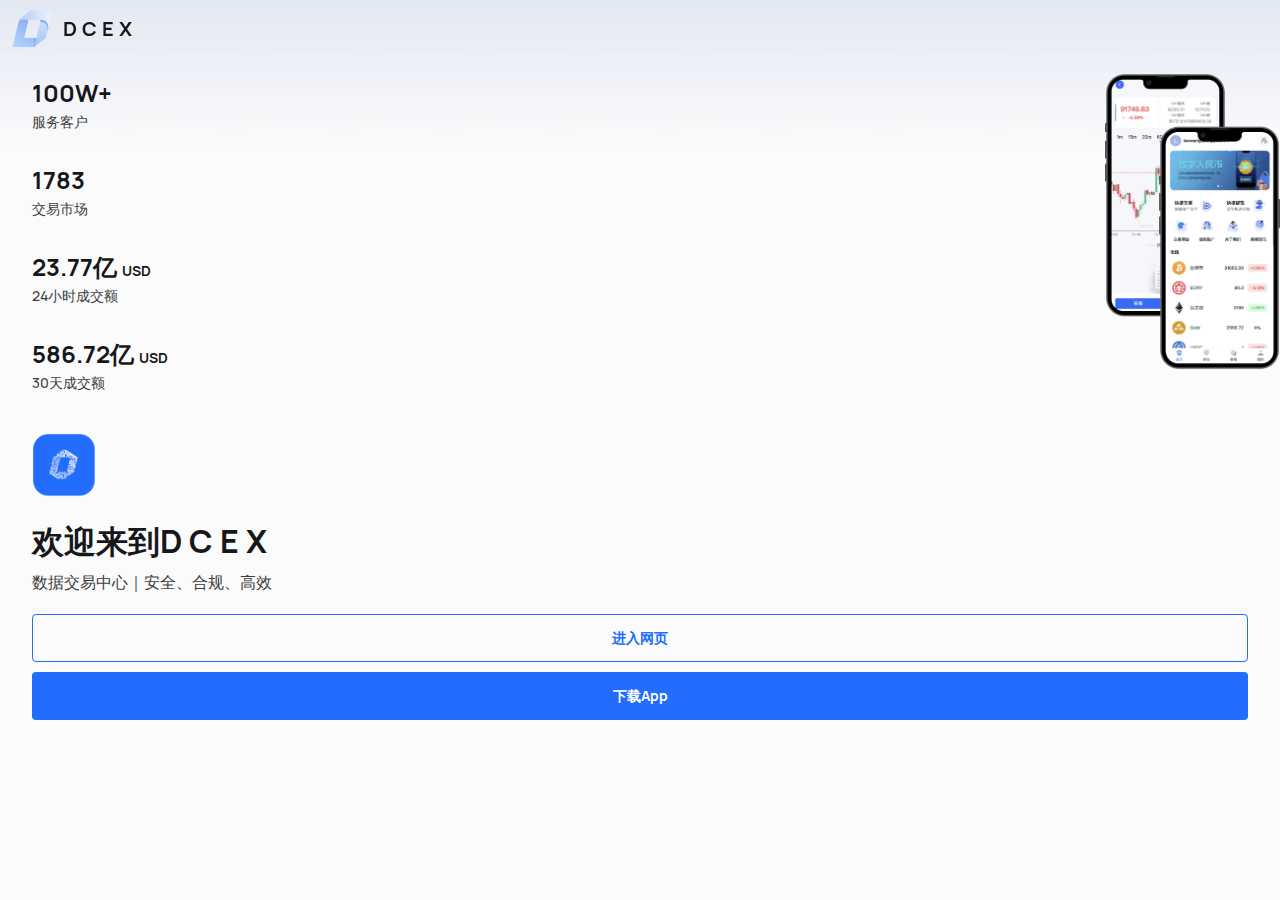
<file: index.html>
<html dir="ltr" lang="zh-hans">
<head>
	<meta data-n-head="ssr" charset="utf-8">
	<meta data-n-head="ssr" name="format-detection" content="telephone=no">
	<meta data-n-head="ssr" data-hid="keywords" name="keywords" content="BTC,LTC,ETH,BCH,XRP,USDT,CET,Ripple,比特币,以太坊,莱特币,达世币,稳定币,交易所,数字货币,充值,提现,做市商">
	<meta data-n-head="ssr" data-hid="ogdescription" name="og:description"
		content="D C E X - The Global Cryptocurrency Exchange. Supports BTC, LTC, ETH, XRP, Doge, Shib etc and more trading pairs. High-speed matching engine. Full-dimension Protection. 100% Reserves. Fast Deposit &amp;amp; Withdrawal. Asset and trading security guaranteed.">
	<meta data-n-head="ssr" data-hid="description" name="description" content="欢迎来到CoinEx，下载CoinEx App，让加密资产交易更简单。">
	<meta data-n-head="ssr" name="viewport" data-hid="g_viewport" content="width=device-width, initial-scale=1.0,maximum-scale=1,minimum-scale=1,user-scalable=no">
	<title> D C E X 数据交易中心 ｜下载App | D C E X</title>
	<style
		data-vue-ssr-id="6850a345:0 a032a3d4:0 cb868c14:0 3365d56e:0 9f1ec50a:0 50c8482e:0 7002835b:0 059fa088:0 4f287eba:0 284b4aaa:0 781608a0:0 957e3104:0 672c9d81:0 37329018:0 8e20e4de:0 8902ac98:0 e3a575d2:0 207b4b3f:0 1bd8791a:0 7817f7b3:0 3fef741e:0 797f9ba2:0 302f0e50:0 380e50e0:0 35b7862b:0 a18cbb9e:0">
		/*! tailwindcss v3.3.7 | MIT License | https://tailwindcss.com*/*,:after,:before{border:0 solid;box-sizing:border-box}:after,:before{--tw-content:""}html{line-height:1.5;-webkit-text-size-adjust:100%;font-family:ui-sans-serif,system-ui,-apple-system,BlinkMacSystemFont,"Segoe UI",Roboto,"Helvetica Neue",Arial,"Noto Sans",sans-serif,"Apple Color Emoji","Segoe UI Emoji","Segoe UI Symbol","Noto Color Emoji";font-feature-settings:normal;font-variation-settings:normal;tab-size:4}body{line-height:inherit;margin:0}hr{border-top-width:1px;color:inherit;height:0}abbr:where([title]){-webkit-text-decoration:underline dotted;text-decoration:underline dotted}h1,h2,h3,h4,h5,h6{font-size:inherit;font-weight:inherit}a{color:inherit;text-decoration:inherit}b,strong{font-weight:bolder}code,kbd,pre,samp{font-family:ui-monospace,SFMono-Regular,Menlo,Monaco,Consolas,"Liberation Mono","Courier New",monospace;font-feature-settings:normal;font-size:1em;font-variation-settings:normal}small{font-size:80%}sub,sup{font-size:75%;line-height:0;position:relative;vertical-align:baseline}sub{bottom:-.25em}sup{top:-.5em}table{border-collapse:collapse;border-color:inherit;text-indent:0}button,input,optgroup,select,textarea{color:inherit;font-family:inherit;font-feature-settings:inherit;font-size:100%;font-variation-settings:inherit;font-weight:inherit;line-height:inherit;margin:0;padding:0}button,select{text-transform:none}[type=button],[type=reset],[type=submit],button{-webkit-appearance:button;background-color:transparent;background-image:none}:-moz-focusring{outline:auto}:-moz-ui-invalid{box-shadow:none}progress{vertical-align:baseline}::-webkit-inner-spin-button,::-webkit-outer-spin-button{height:auto}[type=search]{-webkit-appearance:textfield;outline-offset:-2px}::-webkit-search-decoration{-webkit-appearance:none}::-webkit-file-upload-button{-webkit-appearance:button;font:inherit}summary{display:list-item}blockquote,dd,dl,figure,h1,h2,h3,h4,h5,h6,hr,p,pre{margin:0}fieldset{margin:0}fieldset,legend{padding:0}menu,ol,ul{list-style:none;margin:0;padding:0}dialog{padding:0}textarea{resize:vertical}input::placeholder,textarea::placeholder{color:#9ca3af;opacity:1}[role=button],button{cursor:pointer}:disabled{cursor:default}audio,canvas,embed,iframe,img,object,svg,video{display:block;vertical-align:middle}img,video{height:auto;max-width:100%}[hidden]{display:none}*,:after,:before{--tw-border-spacing-x:0;--tw-border-spacing-y:0;--tw-translate-x:0;--tw-translate-y:0;--tw-rotate:0;--tw-skew-x:0;--tw-skew-y:0;--tw-scale-x:1;--tw-scale-y:1;--tw-pan-x: ;--tw-pan-y: ;--tw-pinch-zoom: ;--tw-scroll-snap-strictness:proximity;--tw-gradient-from-position: ;--tw-gradient-via-position: ;--tw-gradient-to-position: ;--tw-ordinal: ;--tw-slashed-zero: ;--tw-numeric-figure: ;--tw-numeric-spacing: ;--tw-numeric-fraction: ;--tw-ring-inset: ;--tw-ring-offset-width:0px;--tw-ring-offset-color:#fff;--tw-ring-color:rgba(59,130,246,.5);--tw-ring-offset-shadow:0 0 #0000;--tw-ring-shadow:0 0 #0000;--tw-shadow:0 0 #0000;--tw-shadow-colored:0 0 #0000;--tw-blur: ;--tw-brightness: ;--tw-contrast: ;--tw-grayscale: ;--tw-hue-rotate: ;--tw-invert: ;--tw-saturate: ;--tw-sepia: ;--tw-drop-shadow: ;--tw-backdrop-blur: ;--tw-backdrop-brightness: ;--tw-backdrop-contrast: ;--tw-backdrop-grayscale: ;--tw-backdrop-hue-rotate: ;--tw-backdrop-invert: ;--tw-backdrop-opacity: ;--tw-backdrop-saturate: ;--tw-backdrop-sepia: }::backdrop{--tw-border-spacing-x:0;--tw-border-spacing-y:0;--tw-translate-x:0;--tw-translate-y:0;--tw-rotate:0;--tw-skew-x:0;--tw-skew-y:0;--tw-scale-x:1;--tw-scale-y:1;--tw-pan-x: ;--tw-pan-y: ;--tw-pinch-zoom: ;--tw-scroll-snap-strictness:proximity;--tw-gradient-from-position: ;--tw-gradient-via-position: ;--tw-gradient-to-position: ;--tw-ordinal: ;--tw-slashed-zero: ;--tw-numeric-figure: ;--tw-numeric-spacing: ;--tw-numeric-fraction: ;--tw-ring-inset: ;--tw-ring-offset-width:0px;--tw-ring-offset-color:#fff;--tw-ring-color:rgba(59,130,246,.5);--tw-ring-offset-shadow:0 0 #0000;--tw-ring-shadow:0 0 #0000;--tw-shadow:0 0 #0000;--tw-shadow-colored:0 0 #0000;--tw-blur: ;--tw-brightness: ;--tw-contrast: ;--tw-grayscale: ;--tw-hue-rotate: ;--tw-invert: ;--tw-saturate: ;--tw-sepia: ;--tw-drop-shadow: ;--tw-backdrop-blur: ;--tw-backdrop-brightness: ;--tw-backdrop-contrast: ;--tw-backdrop-grayscale: ;--tw-backdrop-hue-rotate: ;--tw-backdrop-invert: ;--tw-backdrop-opacity: ;--tw-backdrop-saturate: ;--tw-backdrop-sepia: }.\!container{width:100%!important}.container{width:100%}@media (min-width:1800px){.\!container{max-width:1800px!important}.container{max-width:1800px}}.pointer-events-none{pointer-events:none!important}.\!visible,.visible{visibility:visible!important}.invisible{visibility:hidden!important}.collapse{visibility:collapse!important}.static{position:static!important}.\!fixed,.fixed{position:fixed!important}.absolute{position:absolute!important}.relative{position:relative!important}.sticky{position:sticky!important}.-end-8{inset-inline-end:-8px!important}.-top-10{top:-10px!important}.-top-6{top:-6px!important}.bottom-0{bottom:0!important}.bottom-80{bottom:80px!important}.end-0{inset-inline-end:0!important}.left-0{left:0!important}.right-0{right:0!important}.start-0{inset-inline-start:0!important}.top-0{top:0!important}.top-40{top:40px!important}.top-50{top:50px!important}.z-10{z-index:10!important}.z-20{z-index:20!important}.z-9999{z-index:9999!important}.float-right{float:right!important}.m-10{margin:10px!important}.m-12{margin:12px!important}.m-16{margin:16px!important}.m-20{margin:20px!important}.m-30{margin:30px!important}.m-40{margin:40px!important}.m-auto{margin:auto!important}.-mx-20{margin-left:-20px!important;margin-right:-20px!important}.-mx-32{margin-left:-32px!important;margin-right:-32px!important}.mx-0{margin-left:0!important;margin-right:0!important}.mx-10{margin-left:10px!important;margin-right:10px!important}.mx-12{margin-left:12px!important;margin-right:12px!important}.mx-14{margin-left:14px!important;margin-right:14px!important}.mx-15{margin-left:15px!important;margin-right:15px!important}.mx-2{margin-left:2px!important;margin-right:2px!important}.mx-20{margin-left:20px!important;margin-right:20px!important}.mx-24{margin-left:24px!important;margin-right:24px!important}.mx-25{margin-left:25px!important;margin-right:25px!important}.mx-3{margin-left:3px!important;margin-right:3px!important}.mx-30{margin-left:30px!important;margin-right:30px!important}.mx-4{margin-left:4px!important;margin-right:4px!important}.mx-40{margin-left:40px!important;margin-right:40px!important}.mx-5{margin-left:5px!important;margin-right:5px!important}.mx-6{margin-left:6px!important;margin-right:6px!important}.mx-60{margin-left:60px!important;margin-right:60px!important}.mx-8{margin-left:8px!important;margin-right:8px!important}.mx-auto{margin-left:auto!important;margin-right:auto!important}.my-0{margin-bottom:0!important;margin-top:0!important}.my-10{margin-bottom:10px!important;margin-top:10px!important}.my-12{margin-bottom:12px!important;margin-top:12px!important}.my-14{margin-bottom:14px!important;margin-top:14px!important}.my-18{margin-bottom:18px!important;margin-top:18px!important}.my-20{margin-bottom:20px!important;margin-top:20px!important}.my-24{margin-bottom:24px!important;margin-top:24px!important}.my-30{margin-bottom:30px!important;margin-top:30px!important}.my-4{margin-bottom:4px!important;margin-top:4px!important}.my-40{margin-bottom:40px!important;margin-top:40px!important}.my-45{margin-bottom:45px!important;margin-top:45px!important}.my-5{margin-bottom:5px!important;margin-top:5px!important}.my-50{margin-bottom:50px!important;margin-top:50px!important}.my-6{margin-bottom:6px!important;margin-top:6px!important}.my-60{margin-bottom:60px!important;margin-top:60px!important}.my-8{margin-bottom:8px!important;margin-top:8px!important}.my-80{margin-bottom:80px!important;margin-top:80px!important}.my-90{margin-bottom:90px!important;margin-top:90px!important}.-mb-20{margin-bottom:-20px!important}.-mb-6{margin-bottom:-6px!important}.-me-2{margin-inline-end:-2px!important}.-me-3{margin-inline-end:-3px!important}.-me-40{margin-inline-end:-40px!important}.-me-8{margin-inline-end:-8px!important}.-ms-10{margin-inline-start:-10px!important}.-ms-14{margin-inline-start:-14px!important}.-ms-16{margin-inline-start:-16px!important}.-ms-2{margin-inline-start:-2px!important}.-ms-28{margin-inline-start:-28px!important}.-mt-10{margin-top:-10px!important}.-mt-12{margin-top:-12px!important}.-mt-2{margin-top:-2px!important}.-mt-20{margin-top:-20px!important}.-mt-24{margin-top:-24px!important}.-mt-4{margin-top:-4px!important}.mb-0{margin-bottom:0!important}.mb-10{margin-bottom:10px!important}.mb-12{margin-bottom:12px!important}.mb-14{margin-bottom:14px!important}.mb-15{margin-bottom:15px!important}.mb-16{margin-bottom:16px!important}.mb-18{margin-bottom:18px!important}.mb-2{margin-bottom:2px!important}.mb-20{margin-bottom:20px!important}.mb-22{margin-bottom:22px!important}.mb-24{margin-bottom:24px!important}.mb-25{margin-bottom:25px!important}.mb-28{margin-bottom:28px!important}.mb-3{margin-bottom:3px!important}.mb-30{margin-bottom:30px!important}.mb-32{margin-bottom:32px!important}.mb-35{margin-bottom:35px!important}.mb-36{margin-bottom:36px!important}.mb-4{margin-bottom:4px!important}.mb-40{margin-bottom:40px!important}.mb-45{margin-bottom:45px!important}.mb-48{margin-bottom:48px!important}.mb-5{margin-bottom:5px!important}.mb-50{margin-bottom:50px!important}.mb-6{margin-bottom:6px!important}.mb-60{margin-bottom:60px!important}.mb-65{margin-bottom:65px!important}.mb-7{margin-bottom:7px!important}.mb-75{margin-bottom:75px!important}.mb-8{margin-bottom:8px!important}.mb-80{margin-bottom:80px!important}.mb-90{margin-bottom:90px!important}.ml-10{margin-left:10px!important}.ml-3{margin-left:3px!important}.ml-4{margin-left:4px!important}.ml-8{margin-left:8px!important}.mr-15{margin-right:15px!important}.mr-3{margin-right:3px!important}.mr-30{margin-right:30px!important}.mr-4{margin-right:4px!important}.mr-60{margin-right:60px!important}.mr-80{margin-right:80px!important}.mt-0{margin-top:0!important}.mt-1{margin-top:1px!important}.mt-10{margin-top:10px!important}.mt-110{margin-top:110px!important}.mt-12{margin-top:12px!important}.mt-14{margin-top:14px!important}.mt-15{margin-top:15px!important}.mt-16{margin-top:16px!important}.mt-18{margin-top:18px!important}.mt-180{margin-top:180px!important}.mt-2{margin-top:2px!important}.mt-20{margin-top:20px!important}.mt-22{margin-top:22px!important}.mt-24{margin-top:24px!important}.mt-25{margin-top:25px!important}.mt-28{margin-top:28px!important}.mt-3{margin-top:3px!important}.mt-30{margin-top:30px!important}.mt-32{margin-top:32px!important}.mt-35{margin-top:35px!important}.mt-36{margin-top:36px!important}.mt-4{margin-top:4px!important}.mt-40{margin-top:40px!important}.mt-44{margin-top:44px!important}.mt-45{margin-top:45px!important}.mt-48{margin-top:48px!important}.mt-5{margin-top:5px!important}.mt-50{margin-top:50px!important}.mt-55{margin-top:55px!important}.mt-6{margin-top:6px!important}.mt-60{margin-top:60px!important}.mt-65{margin-top:65px!important}.mt-7{margin-top:7px!important}.mt-70{margin-top:70px!important}.mt-75{margin-top:75px!important}.mt-8{margin-top:8px!important}.mt-80{margin-top:80px!important}.mt-9{margin-top:9px!important}.mt-90{margin-top:90px!important}.box-content{box-sizing:content-box!important}.line-clamp-1{-webkit-line-clamp:1!important}.line-clamp-1,.line-clamp-2{display:-webkit-box!important;overflow:hidden!important;-webkit-box-orient:vertical!important}.line-clamp-2{-webkit-line-clamp:2!important}.block{display:block!important}.inline-block{display:inline-block!important}.inline{display:inline!important}.flex{display:flex!important}.inline-flex{display:inline-flex!important}.\!table,.table{display:table!important}.flow-root{display:flow-root!important}.grid{display:grid!important}.contents{display:contents!important}.hidden{display:none!important}.h-1{height:1px!important}.h-10{height:10px!important}.h-12{height:12px!important}.h-14{height:14px!important}.h-15{height:15px!important}.h-16{height:16px!important}.h-18{height:18px!important}.h-2{height:2px!important}.h-20{height:20px!important}.h-22{height:22px!important}.h-24{height:24px!important}.h-25{height:25px!important}.h-28{height:28px!important}.h-3{height:3px!important}.h-30{height:30px!important}.h-32{height:32px!important}.h-36{height:36px!important}.h-4{height:4px!important}.h-40{height:40px!important}.h-44{height:44px!important}.h-45{height:45px!important}.h-48{height:48px!important}.h-5{height:5px!important}.h-50{height:50px!important}.h-55{height:55px!important}.h-6{height:6px!important}.h-60{height:60px!important}.h-65{height:65px!important}.h-8{height:8px!important}.h-auto{height:auto!important}.h-full{height:100%!important}.h-screen{height:100vh!important}.max-h-180{max-height:180px!important}.min-h-0{min-height:0!important}.min-h-full{min-height:100%!important}.min-h-screen{min-height:100vh!important}.w-0{width:0!important}.w-1{width:1px!important}.w-1\/2{width:50%!important}.w-1\/3{width:33.333333%!important}.w-1\/4{width:25%!important}.w-1\/5{width:20%!important}.w-1\/6{width:16.666667%!important}.w-10{width:10px!important}.w-110{width:110px!important}.w-12{width:12px!important}.w-14{width:14px!important}.w-15{width:15px!important}.w-150{width:150px!important}.w-16{width:16px!important}.w-18{width:18px!important}.w-180{width:180px!important}.w-2\/3{width:66.666667%!important}.w-2\/5{width:40%!important}.w-2\/6{width:33.333333%!important}.w-20{width:20px!important}.w-22{width:22px!important}.w-24{width:24px!important}.w-25{width:25px!important}.w-28{width:28px!important}.w-3{width:3px!important}.w-3\/12{width:25%!important}.w-3\/5{width:60%!important}.w-30{width:30px!important}.w-32{width:32px!important}.w-4{width:4px!important}.w-40{width:40px!important}.w-48{width:48px!important}.w-5{width:5px!important}.w-50{width:50px!important}.w-6{width:6px!important}.w-60{width:60px!important}.w-8{width:8px!important}.w-8\/12{width:66.666667%!important}.w-80{width:80px!important}.w-90{width:90px!important}.w-auto{width:auto!important}.w-full{width:100%!important}.min-w-full{min-width:100%!important}.max-w-full{max-width:100%!important}.max-w-none{max-width:none!important}.max-w-xl{max-width:36rem!important}.flex-1{flex:1 1 0%!important}.flex-auto{flex:1 1 auto!important}.flex-none{flex:none!important}.flex-shrink{flex-shrink:1!important}.flex-shrink-0{flex-shrink:0!important}.shrink{flex-shrink:1!important}.shrink-0{flex-shrink:0!important}.flex-grow{flex-grow:1!important}.flex-grow-0{flex-grow:0!important}.border-collapse{border-collapse:collapse!important}.rotate-0{--tw-rotate:0deg!important;transform:translate(var(--tw-translate-x),var(--tw-translate-y)) rotate(0deg) skewX(var(--tw-skew-x)) skewY(var(--tw-skew-y)) scaleX(var(--tw-scale-x)) scaleY(var(--tw-scale-y))!important;transform:translate(var(--tw-translate-x),var(--tw-translate-y)) rotate(var(--tw-rotate)) skewX(var(--tw-skew-x)) skewY(var(--tw-skew-y)) scaleX(var(--tw-scale-x)) scaleY(var(--tw-scale-y))!important}.rotate-180{--tw-rotate:180deg!important;transform:translate(var(--tw-translate-x),var(--tw-translate-y)) rotate(180deg) skewX(var(--tw-skew-x)) skewY(var(--tw-skew-y)) scaleX(var(--tw-scale-x)) scaleY(var(--tw-scale-y))!important;transform:translate(var(--tw-translate-x),var(--tw-translate-y)) rotate(var(--tw-rotate)) skewX(var(--tw-skew-x)) skewY(var(--tw-skew-y)) scaleX(var(--tw-scale-x)) scaleY(var(--tw-scale-y))!important}.rotate-45{--tw-rotate:45deg!important;transform:translate(var(--tw-translate-x),var(--tw-translate-y)) rotate(45deg) skewX(var(--tw-skew-x)) skewY(var(--tw-skew-y)) scaleX(var(--tw-scale-x)) scaleY(var(--tw-scale-y))!important;transform:translate(var(--tw-translate-x),var(--tw-translate-y)) rotate(var(--tw-rotate)) skewX(var(--tw-skew-x)) skewY(var(--tw-skew-y)) scaleX(var(--tw-scale-x)) scaleY(var(--tw-scale-y))!important}.scale-50{--tw-scale-x:.5!important;--tw-scale-y:.5!important;transform:translate(var(--tw-translate-x),var(--tw-translate-y)) rotate(var(--tw-rotate)) skewX(var(--tw-skew-x)) skewY(var(--tw-skew-y)) scaleX(.5) scaleY(.5)!important;transform:translate(var(--tw-translate-x),var(--tw-translate-y)) rotate(var(--tw-rotate)) skewX(var(--tw-skew-x)) skewY(var(--tw-skew-y)) scaleX(var(--tw-scale-x)) scaleY(var(--tw-scale-y))!important}.scale-75{--tw-scale-x:.75!important;--tw-scale-y:.75!important;transform:translate(var(--tw-translate-x),var(--tw-translate-y)) rotate(var(--tw-rotate)) skewX(var(--tw-skew-x)) skewY(var(--tw-skew-y)) scaleX(.75) scaleY(.75)!important}.scale-75,.transform{transform:translate(var(--tw-translate-x),var(--tw-translate-y)) rotate(var(--tw-rotate)) skewX(var(--tw-skew-x)) skewY(var(--tw-skew-y)) scaleX(var(--tw-scale-x)) scaleY(var(--tw-scale-y))!important}@keyframes spin{to{transform:rotate(1turn)}}.animate-spin{animation:spin 1s linear infinite!important}.cursor-auto{cursor:auto!important}.cursor-default{cursor:default!important}.cursor-move{cursor:move!important}.cursor-not-allowed{cursor:not-allowed!important}.cursor-pointer{cursor:pointer!important}.select-none{-webkit-user-select:none!important;user-select:none!important}.resize{resize:both!important}.flex-row{flex-direction:row!important}.flex-row-reverse{flex-direction:row-reverse!important}.flex-col{flex-direction:column!important}.flex-col-reverse{flex-direction:column-reverse!important}.flex-wrap{flex-wrap:wrap!important}.flex-nowrap{flex-wrap:nowrap!important}.content-center{align-content:center!important}.items-start{align-items:flex-start!important}.items-end{align-items:flex-end!important}.items-center{align-items:center!important}.items-baseline{align-items:baseline!important}.justify-start{justify-content:flex-start!important}.justify-end{justify-content:flex-end!important}.justify-center{justify-content:center!important}.justify-between{justify-content:space-between!important}.justify-around{justify-content:space-around!important}.space-x-12>:not([hidden])~:not([hidden]){--tw-space-x-reverse:0!important;margin-left:12px!important;margin-left:calc(12px*(1 - var(--tw-space-x-reverse)))!important;margin-right:0!important;margin-right:calc(12px*var(--tw-space-x-reverse))!important}.space-x-20>:not([hidden])~:not([hidden]){--tw-space-x-reverse:0!important;margin-left:20px!important;margin-left:calc(20px*(1 - var(--tw-space-x-reverse)))!important;margin-right:0!important;margin-right:calc(20px*var(--tw-space-x-reverse))!important}.space-x-24>:not([hidden])~:not([hidden]){--tw-space-x-reverse:0!important;margin-left:24px!important;margin-left:calc(24px*(1 - var(--tw-space-x-reverse)))!important;margin-right:0!important;margin-right:calc(24px*var(--tw-space-x-reverse))!important}.space-x-32>:not([hidden])~:not([hidden]){--tw-space-x-reverse:0!important;margin-left:32px!important;margin-left:calc(32px*(1 - var(--tw-space-x-reverse)))!important;margin-right:0!important;margin-right:calc(32px*var(--tw-space-x-reverse))!important}.self-start{align-self:flex-start!important}.self-end{align-self:flex-end!important}.self-center{align-self:center!important}.overflow-auto{overflow:auto!important}.overflow-hidden{overflow:hidden!important}.overflow-visible{overflow:visible!important}.overflow-x-auto{overflow-x:auto!important}.overflow-y-auto{overflow-y:auto!important}.overflow-x-hidden{overflow-x:hidden!important}.truncate{overflow:hidden!important;white-space:nowrap!important}.text-ellipsis,.truncate{text-overflow:ellipsis!important}.whitespace-normal{white-space:normal!important}.whitespace-nowrap{white-space:nowrap!important}.whitespace-pre-line{white-space:pre-line!important}.whitespace-pre-wrap{white-space:pre-wrap!important}.break-normal{overflow-wrap:normal!important;word-break:normal!important}.break-words{overflow-wrap:break-word!important}.break-all{word-break:break-all!important}.rounded-10{border-radius:10px!important}.rounded-12{border-radius:12px!important}.rounded-2{border-radius:2px!important}.rounded-20{border-radius:20px!important}.rounded-30{border-radius:30px!important}.rounded-4{border-radius:4px!important}.rounded-6{border-radius:6px!important}.rounded-8{border-radius:8px!important}.rounded-full{border-radius:9999px!important}.rounded-s-20{border-end-start-radius:20px!important;border-start-start-radius:20px!important}.rounded-t-30{border-top-left-radius:30px!important;border-top-right-radius:30px!important}.border-0{border-width:0!important}.border-1{border-width:1px!important}.border-b-0{border-bottom-width:0!important}.border-b-1{border-bottom-width:1px!important}.border-l-1{border-left-width:1px!important}.border-r-1{border-right-width:1px!important}.border-t-0{border-top-width:0!important}.border-t-1{border-top-width:1px!important}.border-solid{border-style:solid!important}.border-dashed{border-style:dashed!important}.border-none{border-style:none!important}.border-0ead98{border-color:var(--border-0ead98)!important}.border-707580{border-color:var(--border-707580)!important}.border-7d7f81{border-color:var(--border-7d7f81)!important}.border-b4b7bd{border-color:var(--border-b4b7bd)!important}.border-db5541{border-color:var(--border-db5541)!important}.border-dee0e3{border-color:var(--border-dee0e3)!important}.border-dee0eb{border-color:var(--border-dee0eb)!important}.border-e0e3ed{border-color:var(--border-e0e3ed)!important}.border-e6e7eb{border-color:var(--border-e6e7eb)!important}.border-e6e7eb-gray0601{border-color:var(--border-e6e7eb-gray0601)!important}.border-e6e7eb-gray0602{border-color:var(--border-e6e7eb-gray0602)!important}.border-e7ecf2{border-color:var(--border-e7ecf2)!important}.border-ebedf0{border-color:var(--border-ebedf0)!important}.border-f0af34{border-color:var(--border-f0af34)!important}.border-f2f2f2{border-color:var(--border-f2f2f2)!important}.border-f2f3f5{border-color:var(--border-f2f3f5)!important}.border-f38b2c{border-color:var(--border-f38b2c)!important}.border-f3f4f5{border-color:var(--border-f3f4f5)!important}.border-f4f6fa{border-color:var(--border-f4f6fa)!important}.border-f7f8fa{border-color:var(--border-f7f8fa)!important}.border-t-e6e7eb{border-top-color:var(--border-e6e7eb)!important}.bg-0ead98{background-color:var(--bg-0ead98)!important}.bg-0ead98-10{background-color:var(--bg-0ead98-10)!important}.bg-0ead98-5{background-color:var(--bg-0ead98-5)!important}.bg-1bbeb2{background-color:var(--bg-1bbeb2)!important}.bg-3a3d42{background-color:var(--bg-3a3d42)!important}.bg-7d7f81{background-color:var(--bg-7d7f81)!important}.bg-b4b7bd{background-color:var(--bg-b4b7bd)!important}.bg-db5541{background-color:var(--bg-db5541)!important}.bg-db5541-10{background-color:var(--bg-db5541-10)!important}.bg-db5541-5{background-color:var(--bg-db5541-5)!important}.bg-dee0e3{background-color:var(--bg-dee0e3)!important}.bg-e0e3ed{background-color:var(--bg-e0e3ed)!important}.bg-e6e7eb{background-color:var(--bg-e6e7eb)!important}.bg-ebf7f5{background-color:var(--bg-ebf7f5)!important}.bg-f2f2f2{background-color:var(--bg-f2f2f2)!important}.bg-f2f3f5{background-color:var(--bg-f2f3f5)!important}.bg-f38b2c{background-color:var(--bg-f38b2c)!important}.bg-f38b2c-5{background-color:var(--bg-f38b2c-5)!important}.bg-f3f4f5{background-color:var(--bg-f3f4f5)!important}.bg-f5f6f7{background-color:var(--bg-f5f6f7)!important}.bg-f7f8fa{background-color:var(--bg-f7f8fa)!important}.bg-f7f8fa-gray0802{background-color:var(--bg-f7f8fa-gray0802)!important}.bg-f8f8fc{background-color:var(--bg-f8f8fc)!important}.bg-fafbfc{background-color:var(--bg-fafbfc)!important}.bg-fbfbfb{background-color:var(--bg-fbfbfb)!important}.bg-fffaef{background-color:var(--bg-fffaef)!important}.bg-ffffff{background-color:var(--bg-ffffff)!important}.bg-ffffff-gray1001{background-color:var(--bg-ffffff-gray1001)!important}.bg-ffffff-gray1003{background-color:var(--bg-ffffff-gray1003)!important}.bg-ffffff-gray1004{background-color:var(--bg-ffffff-gray1004)!important}.bg-transparent{background-color:transparent!important}.bg-none{background-image:none!important}.object-cover{object-fit:cover!important}.p-0{padding:0!important}.p-10{padding:10px!important}.p-12{padding:12px!important}.p-15{padding:15px!important}.p-150{padding:150px!important}.p-16{padding:16px!important}.p-20{padding:20px!important}.p-30{padding:30px!important}.p-32{padding:32px!important}.p-4{padding:4px!important}.p-5{padding:5px!important}.p-6{padding:6px!important}.p-9{padding:9px!important}.px-0{padding-left:0!important;padding-right:0!important}.px-10{padding-left:10px!important;padding-right:10px!important}.px-12{padding-left:12px!important;padding-right:12px!important}.px-14{padding-left:14px!important;padding-right:14px!important}.px-15{padding-left:15px!important;padding-right:15px!important}.px-16{padding-left:16px!important;padding-right:16px!important}.px-18{padding-left:18px!important;padding-right:18px!important}.px-2{padding-left:2px!important;padding-right:2px!important}.px-20{padding-left:20px!important;padding-right:20px!important}.px-24{padding-left:24px!important;padding-right:24px!important}.px-25{padding-left:25px!important;padding-right:25px!important}.px-28{padding-left:28px!important;padding-right:28px!important}.px-3{padding-left:3px!important;padding-right:3px!important}.px-30{padding-left:30px!important;padding-right:30px!important}.px-32{padding-left:32px!important;padding-right:32px!important}.px-35{padding-left:35px!important;padding-right:35px!important}.px-4{padding-left:4px!important;padding-right:4px!important}.px-40{padding-left:40px!important;padding-right:40px!important}.px-45{padding-left:45px!important;padding-right:45px!important}.px-48{padding-left:48px!important;padding-right:48px!important}.px-5{padding-left:5px!important;padding-right:5px!important}.px-50{padding-left:50px!important;padding-right:50px!important}.px-55{padding-left:55px!important;padding-right:55px!important}.px-6{padding-left:6px!important;padding-right:6px!important}.px-60{padding-left:60px!important;padding-right:60px!important}.px-7{padding-left:7px!important;padding-right:7px!important}.px-8{padding-left:8px!important;padding-right:8px!important}.py-0{padding-bottom:0!important;padding-top:0!important}.py-1{padding-bottom:1px!important;padding-top:1px!important}.py-10{padding-bottom:10px!important;padding-top:10px!important}.py-12{padding-bottom:12px!important;padding-top:12px!important}.py-14{padding-bottom:14px!important;padding-top:14px!important}.py-15{padding-bottom:15px!important;padding-top:15px!important}.py-150{padding-bottom:150px!important;padding-top:150px!important}.py-16{padding-bottom:16px!important;padding-top:16px!important}.py-18{padding-bottom:18px!important;padding-top:18px!important}.py-2{padding-bottom:2px!important;padding-top:2px!important}.py-20{padding-bottom:20px!important;padding-top:20px!important}.py-22{padding-bottom:22px!important;padding-top:22px!important}.py-25{padding-bottom:25px!important;padding-top:25px!important}.py-3{padding-bottom:3px!important;padding-top:3px!important}.py-30{padding-bottom:30px!important;padding-top:30px!important}.py-32{padding-bottom:32px!important;padding-top:32px!important}.py-35{padding-bottom:35px!important;padding-top:35px!important}.py-36{padding-bottom:36px!important;padding-top:36px!important}.py-4{padding-bottom:4px!important;padding-top:4px!important}.py-40{padding-bottom:40px!important;padding-top:40px!important}.py-48{padding-bottom:48px!important;padding-top:48px!important}.py-5{padding-bottom:5px!important;padding-top:5px!important}.py-50{padding-bottom:50px!important;padding-top:50px!important}.py-6{padding-bottom:6px!important;padding-top:6px!important}.py-60{padding-bottom:60px!important;padding-top:60px!important}.py-7{padding-bottom:7px!important;padding-top:7px!important}.py-75{padding-bottom:75px!important;padding-top:75px!important}.py-8{padding-bottom:8px!important;padding-top:8px!important}.pb-0{padding-bottom:0!important}.pb-10{padding-bottom:10px!important}.pb-110{padding-bottom:110px!important}.pb-12{padding-bottom:12px!important}.pb-14{padding-bottom:14px!important}.pb-15{padding-bottom:15px!important}.pb-150{padding-bottom:150px!important}.pb-16{padding-bottom:16px!important}.pb-18{padding-bottom:18px!important}.pb-2{padding-bottom:2px!important}.pb-20{padding-bottom:20px!important}.pb-22{padding-bottom:22px!important}.pb-24{padding-bottom:24px!important}.pb-25{padding-bottom:25px!important}.pb-28{padding-bottom:28px!important}.pb-3{padding-bottom:3px!important}.pb-30{padding-bottom:30px!important}.pb-32{padding-bottom:32px!important}.pb-35{padding-bottom:35px!important}.pb-36{padding-bottom:36px!important}.pb-4{padding-bottom:4px!important}.pb-40{padding-bottom:40px!important}.pb-44{padding-bottom:44px!important}.pb-48{padding-bottom:48px!important}.pb-5{padding-bottom:5px!important}.pb-50{padding-bottom:50px!important}.pb-55{padding-bottom:55px!important}.pb-6{padding-bottom:6px!important}.pb-60{padding-bottom:60px!important}.pb-70{padding-bottom:70px!important}.pb-8{padding-bottom:8px!important}.pb-80{padding-bottom:80px!important}.pl-15{padding-left:15px!important}.pl-20{padding-left:20px!important}.pl-5{padding-left:5px!important}.pr-10{padding-right:10px!important}.pr-12{padding-right:12px!important}.pr-15{padding-right:15px!important}.pr-16{padding-right:16px!important}.pr-8{padding-right:8px!important}.pt-0{padding-top:0!important}.pt-10{padding-top:10px!important}.pt-12{padding-top:12px!important}.pt-14{padding-top:14px!important}.pt-15{padding-top:15px!important}.pt-150{padding-top:150px!important}.pt-16{padding-top:16px!important}.pt-18{padding-top:18px!important}.pt-180{padding-top:180px!important}.pt-2{padding-top:2px!important}.pt-20{padding-top:20px!important}.pt-22{padding-top:22px!important}.pt-24{padding-top:24px!important}.pt-25{padding-top:25px!important}.pt-28{padding-top:28px!important}.pt-30{padding-top:30px!important}.pt-32{padding-top:32px!important}.pt-36{padding-top:36px!important}.pt-4{padding-top:4px!important}.pt-40{padding-top:40px!important}.pt-45{padding-top:45px!important}.pt-48{padding-top:48px!important}.pt-50{padding-top:50px!important}.pt-6{padding-top:6px!important}.pt-60{padding-top:60px!important}.pt-70{padding-top:70px!important}.pt-8{padding-top:8px!important}.pt-80{padding-top:80px!important}.text-left{text-align:left!important}.text-center{text-align:center!important}.text-right{text-align:right!important}.text-start{text-align:start!important}.text-end{text-align:end!important}.align-top{vertical-align:top!important}.align-middle{vertical-align:middle!important}.text-10{font-size:10px!important}.text-12{font-size:12px!important}.text-14{font-size:14px!important}.text-15{font-size:15px!important}.text-16{font-size:16px!important}.text-18{font-size:18px!important}.text-20{font-size:20px!important}.text-24{font-size:24px!important}.text-25{font-size:25px!important}.text-28{font-size:28px!important}.text-30{font-size:30px!important}.text-32{font-size:32px!important}.text-36{font-size:36px!important}.text-40{font-size:40px!important}.text-42{font-size:42px!important}.text-44{font-size:44px!important}.text-48{font-size:48px!important}.font-bold{font-weight:700!important}.font-normal{font-weight:400!important}.font-w300{font-weight:300!important}.font-w400{font-weight:400!important}.font-w500{font-weight:500!important}.font-w600{font-weight:600!important}.font-w700{font-weight:700!important}.font-w800{font-weight:800!important}.italic{font-style:italic!important}.leading-10{line-height:2.5rem!important}.leading-20{line-height:20px!important}.leading-4{line-height:1rem!important}.leading-5{line-height:1.25rem!important}.leading-6{line-height:1.5rem!important}.leading-7{line-height:1.75rem!important}.leading-8{line-height:2rem!important}.leading-9{line-height:2.25rem!important}.leading-none{line-height:1!important}.leading-normal{line-height:1.5!important}.leading-relaxed{line-height:1.625!important}.leading-snug{line-height:1.375!important}.leading-tight{line-height:1.25!important}.tracking-wider{letter-spacing:.05em!important}.text-0ead98{color:var(--text-0ead98)!important}.text-161719{color:var(--text-161719)!important}.text-1bbeb2{color:var(--text-1bbeb2)!important}.text-205bf1{color:var(--text-205bf1)!important}.text-27282c{color:var(--text-27282c)!important}.text-3a3d42{color:var(--text-3a3d42)!important}.text-707580{color:var(--text-707580)!important}.text-7d7f81{color:var(--text-7d7f81)!important}.text-aeb0b3{color:var(--text-aeb0b3)!important}.text-b4b7bd{color:var(--text-b4b7bd)!important}.text-db5541{color:var(--text-db5541)!important}.text-dee0e3{color:var(--text-dee0e3)!important}.text-e0e3ed{color:var(--text-e0e3ed)!important}.text-e6e7eb{color:var(--text-e6e7eb)!important}.text-error{--tw-text-opacity:1!important;color:#db5541!important}@supports (color:rgb(0 0 0/0)){.text-error{color:rgb(219 85 65/var(--tw-text-opacity))!important}}.text-f0af34{color:var(--text-f0af34)!important}.text-f2f2f2{color:var(--text-f2f2f2)!important}.text-f38b2c{color:var(--text-f38b2c)!important}.text-f7f8fa{color:var(--text-f7f8fa)!important}.text-f8fcfb{color:var(--text-f8fcfb)!important}.text-ffffff{color:var(--text-ffffff)!important}.text-inherit{color:inherit!important}.text-primary-1{color:var(--text-27282c)!important}.text-primary-3{--tw-text-opacity:1!important;color:#7d7f81!important}@supports (color:rgb(0 0 0/0)){.text-primary-3{color:rgb(125 127 129/var(--tw-text-opacity))!important}}.text-tip{--tw-text-opacity:1!important;color:#9ca3b0!important}@supports (color:rgb(0 0 0/0)){.text-tip{color:rgb(156 163 176/var(--tw-text-opacity))!important}}.text-title-1{color:var(--text-27282c)!important}.text-title-3{color:var(--text-7d7f81)!important}.text-transparent{color:transparent!important}.text-white{--tw-text-opacity:1!important;color:#fff!important}@supports (color:rgb(0 0 0/0)){.text-white{color:rgb(255 255 255/var(--tw-text-opacity))!important}}.underline{text-decoration-line:underline!important}.line-through{text-decoration-line:line-through!important}.opacity-0{opacity:0!important}.opacity-100{opacity:1!important}.opacity-50{opacity:.5!important}.shadow-button{--tw-shadow:0 10px 20px rgba(7,125,117,.23)!important;--tw-shadow-colored:0 10px 20px var(--tw-shadow-color)!important;box-shadow:0 0 #0000,0 0 #0000,0 10px 20px rgba(7,125,117,.23)!important;box-shadow:var(--tw-ring-offset-shadow,0 0 #0000),var(--tw-ring-shadow,0 0 #0000),var(--tw-shadow)!important}.shadow-none{--tw-shadow:0 0 #0000!important;--tw-shadow-colored:0 0 #0000!important;box-shadow:0 0 #0000,0 0 #0000,0 0 #0000!important;box-shadow:var(--tw-ring-offset-shadow,0 0 #0000),var(--tw-ring-shadow,0 0 #0000),var(--tw-shadow)!important}.shadow-normal{--tw-shadow:2px 5px 20px 0px hsla(0,0%,72%,.15)!important;--tw-shadow-colored:2px 5px 20px 0px var(--tw-shadow-color)!important;box-shadow:0 0 #0000,0 0 #0000,2px 5px 20px 0 hsla(0,0%,72%,.15)!important;box-shadow:var(--tw-ring-offset-shadow,0 0 #0000),var(--tw-ring-shadow,0 0 #0000),var(--tw-shadow)!important}.outline{outline-style:solid!important}.blur{--tw-blur:blur(8px)!important;filter:blur(8px) var(--tw-brightness) var(--tw-contrast) var(--tw-grayscale) var(--tw-hue-rotate) var(--tw-invert) var(--tw-saturate) var(--tw-sepia) var(--tw-drop-shadow)!important;filter:var(--tw-blur) var(--tw-brightness) var(--tw-contrast) var(--tw-grayscale) var(--tw-hue-rotate) var(--tw-invert) var(--tw-saturate) var(--tw-sepia) var(--tw-drop-shadow)!important}.drop-shadow{--tw-drop-shadow:drop-shadow(0 1px 2px rgba(0,0,0,.1)) drop-shadow(0 1px 1px rgba(0,0,0,.06))!important;filter:var(--tw-blur) var(--tw-brightness) var(--tw-contrast) var(--tw-grayscale) var(--tw-hue-rotate) var(--tw-invert) var(--tw-saturate) var(--tw-sepia) drop-shadow(0 1px 2px rgb(0 0 0/.1)) drop-shadow(0 1px 1px rgb(0 0 0/.06))!important;filter:var(--tw-blur) var(--tw-brightness) var(--tw-contrast) var(--tw-grayscale) var(--tw-hue-rotate) var(--tw-invert) var(--tw-saturate) var(--tw-sepia) var(--tw-drop-shadow)!important}.grayscale{--tw-grayscale:grayscale(100%)!important;filter:var(--tw-blur) var(--tw-brightness) var(--tw-contrast) grayscale(100%) var(--tw-hue-rotate) var(--tw-invert) var(--tw-saturate) var(--tw-sepia) var(--tw-drop-shadow)!important}.filter,.grayscale{filter:var(--tw-blur) var(--tw-brightness) var(--tw-contrast) var(--tw-grayscale) var(--tw-hue-rotate) var(--tw-invert) var(--tw-saturate) var(--tw-sepia) var(--tw-drop-shadow)!important}.backdrop-filter{-webkit-backdrop-filter:var(--tw-backdrop-blur) var(--tw-backdrop-brightness) var(--tw-backdrop-contrast) var(--tw-backdrop-grayscale) var(--tw-backdrop-hue-rotate) var(--tw-backdrop-invert) var(--tw-backdrop-opacity) var(--tw-backdrop-saturate) var(--tw-backdrop-sepia)!important;backdrop-filter:var(--tw-backdrop-blur) var(--tw-backdrop-brightness) var(--tw-backdrop-contrast) var(--tw-backdrop-grayscale) var(--tw-backdrop-hue-rotate) var(--tw-backdrop-invert) var(--tw-backdrop-opacity) var(--tw-backdrop-saturate) var(--tw-backdrop-sepia)!important}.transition{transition-duration:.15s!important;transition-property:color,background-color,border-color,text-decoration-color,fill,stroke,opacity,box-shadow,transform,filter,-webkit-backdrop-filter!important;transition-property:color,background-color,border-color,text-decoration-color,fill,stroke,opacity,box-shadow,transform,filter,backdrop-filter!important;transition-property:color,background-color,border-color,text-decoration-color,fill,stroke,opacity,box-shadow,transform,filter,backdrop-filter,-webkit-backdrop-filter!important;transition-timing-function:cubic-bezier(.4,0,.2,1)!important}.duration-300{transition-duration:.3s!important}.duration-400{transition-duration:.4s!important}.ease-in{transition-timing-function:cubic-bezier(.4,0,1,1)!important}.ease-in-out{transition-timing-function:cubic-bezier(.4,0,.2,1)!important}.ease-out{transition-timing-function:cubic-bezier(0,0,.2,1)!important}.ps-0{padding-inline-start:0!important}.ps-2{padding-inline-start:2px!important}.pe-2{padding-inline-end:2px!important}.pe-3{padding-inline-end:3px!important}.ps-4{padding-inline-start:4px!important}.pe-4{padding-inline-end:4px!important}.ps-5{padding-inline-start:5px!important}.pe-5{padding-inline-end:5px!important}.ps-6{padding-inline-start:6px!important}.pe-6{padding-inline-end:6px!important}.ps-7{padding-inline-start:7px!important}.ps-8{padding-inline-start:8px!important}.pe-8{padding-inline-end:8px!important}.ps-10{padding-inline-start:10px!important}.pe-10{padding-inline-end:10px!important}.ps-12{padding-inline-start:12px!important}.pe-12{padding-inline-end:12px!important}.ps-14{padding-inline-start:14px!important}.ps-15{padding-inline-start:15px!important}.pe-15{padding-inline-end:15px!important}.ps-16{padding-inline-start:16px!important}.pe-16{padding-inline-end:16px!important}.ps-18{padding-inline-start:18px!important}.ps-20{padding-inline-start:20px!important}.pe-20{padding-inline-end:20px!important}.ps-22{padding-inline-start:22px!important}.pe-22{padding-inline-end:22px!important}.ps-24{padding-inline-start:24px!important}.pe-24{padding-inline-end:24px!important}.ps-25{padding-inline-start:25px!important}.pe-25{padding-inline-end:25px!important}.pe-28{padding-inline-end:28px!important}.ps-30{padding-inline-start:30px!important}.pe-30{padding-inline-end:30px!important}.ps-32{padding-inline-start:32px!important}.pe-32{padding-inline-end:32px!important}.ps-35{padding-inline-start:35px!important}.ps-36{padding-inline-start:36px!important}.pe-36{padding-inline-end:36px!important}.ps-40{padding-inline-start:40px!important}.pe-40{padding-inline-end:40px!important}.ps-48{padding-inline-start:48px!important}.ps-50{padding-inline-start:50px!important}.pe-50{padding-inline-end:50px!important}.ps-60{padding-inline-start:60px!important}.pe-60{padding-inline-end:60px!important}.pe-70{padding-inline-end:70px!important}.ps-80{padding-inline-start:80px!important}.pe-80{padding-inline-end:80px!important}.ps-110{padding-inline-start:110px!important}.pe-110{padding-inline-end:110px!important}.ps-180{padding-inline-start:180px!important}.pe-180{padding-inline-end:180px!important}.ms-0{margin-inline-start:0!important}.me-0{margin-inline-end:0!important}.ms-1{margin-inline-start:1px!important}.ms-2{margin-inline-start:2px!important}.me-2{margin-inline-end:2px!important}.ms-3{margin-inline-start:3px!important}.me-3{margin-inline-end:3px!important}.ms-4{margin-inline-start:4px!important}.me-4{margin-inline-end:4px!important}.ms-5{margin-inline-start:5px!important}.me-5{margin-inline-end:5px!important}.ms-6{margin-inline-start:6px!important}.me-6{margin-inline-end:6px!important}.ms-7{margin-inline-start:7px!important}.me-7{margin-inline-end:7px!important}.ms-8{margin-inline-start:8px!important}.me-8{margin-inline-end:8px!important}.ms-9{margin-inline-start:9px!important}.me-9{margin-inline-end:9px!important}.ms-10{margin-inline-start:10px!important}.me-10{margin-inline-end:10px!important}.ms-12{margin-inline-start:12px!important}.me-12{margin-inline-end:12px!important}.ms-14{margin-inline-start:14px!important}.ms-15{margin-inline-start:15px!important}.me-15{margin-inline-end:15px!important}.ms-16{margin-inline-start:16px!important}.me-16{margin-inline-end:16px!important}.ms-18{margin-inline-start:18px!important}.me-18{margin-inline-end:18px!important}.ms-20{margin-inline-start:20px!important}.me-20{margin-inline-end:20px!important}.ms-22{margin-inline-start:22px!important}.ms-24{margin-inline-start:24px!important}.me-24{margin-inline-end:24px!important}.ms-25{margin-inline-start:25px!important}.me-25{margin-inline-end:25px!important}.ms-28{margin-inline-start:28px!important}.me-28{margin-inline-end:28px!important}.ms-30{margin-inline-start:30px!important}.me-30{margin-inline-end:30px!important}.ms-32{margin-inline-start:32px!important}.me-32{margin-inline-end:32px!important}.me-36{margin-inline-end:36px!important}.ms-40{margin-inline-start:40px!important}.me-40{margin-inline-end:40px!important}.ms-44{margin-inline-start:44px!important}.ms-50{margin-inline-start:50px!important}.me-50{margin-inline-end:50px!important}.ms-55{margin-inline-start:55px!important}.ms-60{margin-inline-start:60px!important}.me-60{margin-inline-end:60px!important}.me-65{margin-inline-end:65px!important}.ms-80{margin-inline-start:80px!important}.me-80{margin-inline-end:80px!important}.ms-90{margin-inline-start:90px!important}.me-90{margin-inline-end:90px!important}.ms-110{margin-inline-start:110px!important}.me-110{margin-inline-end:110px!important}.me-150{margin-inline-end:150px!important}[dir=rtl] .start-0{right:0!important}[dir=rtl] .end-0{left:0!important}[dir=ltr] .end-0{right:0!important}[dir=ltr] .start-0{left:0!important}[dir=rtl] .end-8{left:8px!important}[dir=ltr] .end-8{right:8px!important}[dir=ltr] .rounded-s-20{border-bottom-left-radius:20px!important;border-top-left-radius:20px!important}[dir=rtl] .rounded-s-20{border-bottom-right-radius:20px!important;border-top-right-radius:20px!important}[dir=ltr] .rounded-te-10{border-top-right-radius:10px!important}[dir=ltr] .rounded-bs-10{border-bottom-left-radius:10px!important}[dir=rtl] .rounded-te-10{border-top-left-radius:10px!important}[dir=rtl] .rounded-bs-10{border-bottom-right-radius:10px!important}[dir=ltr] .rounded-ts-12{border-top-left-radius:12px!important}[dir=ltr] .rounded-te-12{border-top-right-radius:12px!important}[dir=rtl] .rounded-te-12{border-top-left-radius:12px!important}[dir=rtl] .rounded-ts-12{border-top-right-radius:12px!important}[dir=ltr] .rounded-ts-60{border-top-left-radius:60px!important}[dir=ltr] .rounded-te-60{border-top-right-radius:60px!important}[dir=rtl] .rounded-te-60{border-top-left-radius:60px!important}[dir=rtl] .rounded-ts-60{border-top-right-radius:60px!important}[dir=ltr] .rounded-ts-none{border-top-left-radius:0!important}[dir=ltr] .rounded-te-none{border-top-right-radius:0!important}[dir=rtl] .rounded-te-none{border-top-left-radius:0!important}[dir=rtl] .rounded-ts-none{border-top-right-radius:0!important}[dir=rtl] .float-end{float:left!important}[dir=ltr] .float-end{float:right!important}.border-e-0{border-inline-end-width:0!important}.border-s-0{border-inline-start-width:0!important}.border-e-1{border-inline-end-width:1px!important}.border-s-1{border-inline-start-width:1px!important}.border-e-2{border-inline-end-width:2px!important}.border-s-4{border-inline-start-width:4px!important}[dir=rtl] .text-start{text-align:right!important}[dir=rtl] .text-end{text-align:left!important}[dir=ltr] .text-end{text-align:right!important}[dir=ltr] .text-start{text-align:left!important}.ui0-text-primary{color:rgb(var(--ui0-text-primary))!important}.ui0-text-secondary{color:rgb(var(--ui0-text-secondary))!important}.ui0-text-tertiary{color:rgb(var(--ui0-text-tertiary))!important}.ui0-text-quaternary{color:rgb(var(--ui0-text-quaternary))!important}.ui0-text-white{color:rgb(var(--ui0-text-white))!important}.ui0-text-black_primary{color:rgb(var(--ui0-text-black_primary))!important}.ui0-text-black_secondary{color:rgb(var(--ui0-text-black_secondary))!important}.ui0-bg-surface_gray{background-color:rgb(var(--ui0-bg-surface_gray))!important}.ui0-bg-surface_white{background-color:rgb(var(--ui0-bg-surface_white))!important}.ui0-bg-primary_white{background-color:rgb(var(--ui0-bg-primary_white))!important}.ui0-bg-primary_gray{background-color:rgb(var(--ui0-bg-primary_gray))!important}.ui0-bg-input_gray{background-color:rgb(var(--ui0-bg-input_gray))!important}.ui0-bg-input_white{background-color:rgb(var(--ui0-bg-input_white))!important}.ui0-bg-block_heavy{background-color:rgb(var(--ui0-bg-block_heavy))!important}.ui0-line-heavy{border-color:rgb(var(--ui0-line-heavy))!important}.ui0-line-light{border-color:rgb(var(--ui0-line-light))!important}.ui0-bg-bamboo5\/10{background-color:rgb(var(--ui0-base-bamboo5)/.1)!important}.ui0-bg-volcano5\/10{background-color:rgb(var(--ui0-base-volcano5)/.1)!important}.ui0-text-brand{color:rgb(var(--ui0-base-brand))!important}.ui0-text-error{color:rgb(var(--ui0-base-error))!important}.ui0-text-negative{color:rgb(var(--ui0-base-negative))!important}.ui0-text-warning{color:rgb(var(--ui0-base-warning))!important}.hover\:border-0ead98:hover{border-color:var(--border-0ead98)!important}.hover\:border-1bbeb2:hover{border-color:var(--border-1bbeb2)!important}.hover\:bg-0ead98-5:hover{background-color:var(--bg-0ead98-5)!important}.hover\:bg-1bbeb2:hover{background-color:var(--bg-1bbeb2)!important}.hover\:bg-f7f8fa:hover{background-color:var(--bg-f7f8fa)!important}.hover\:bg-fbfbfb:hover{background-color:var(--bg-fbfbfb)!important}.hover\:bg-ffffff:hover{background-color:var(--bg-ffffff)!important}.hover\:bg-transparent:hover{background-color:transparent!important}.hover\:text-0ead98:hover{color:var(--text-0ead98)!important}.hover\:text-1bbeb2:hover{color:var(--text-1bbeb2)!important}.hover\:text-3a3d42:hover{color:var(--text-3a3d42)!important}.hover\:text-aeb0b3:hover{color:var(--text-aeb0b3)!important}.hover\:ui0-bg-bamboo5\/30:hover{background-color:rgb(var(--ui0-base-bamboo5)/.3)!important}.hover\:ui0-bg-volcano5\/30:hover{background-color:rgb(var(--ui0-base-volcano5)/.3)!important}.active\:visible:active{visibility:visible!important}:is([dir=rtl] .rtl\:block){display:block!important}:is([dir=rtl] .rtl\:inline-block){display:inline-block!important}:is([dir=rtl] .rtl\:hidden){display:none!important}:is([dir=rtl] .rtl\:text-right){text-align:right!important}@media (max-width:1279.98px){.l\:order-1{order:1!important}.l\:order-2{order:2!important}.l\:mx-0{margin-left:0!important;margin-right:0!important}.l\:mt-10{margin-top:10px!important}.l\:mt-20{margin-top:20px!important}.l\:block{display:block!important}.l\:flex{display:flex!important}.l\:hidden{display:none!important}.l\:w-full{width:100%!important}.l\:min-w-full{min-width:100%!important}.l\:max-w-full{max-width:100%!important}.l\:flex-col{flex-direction:column!important}.l\:border-b-1{border-bottom-width:1px!important}.l\:border-e6e7eb{border-color:var(--border-e6e7eb)!important}.l\:px-12{padding-left:12px!important;padding-right:12px!important}.l\:px-25{padding-left:25px!important;padding-right:25px!important}.l\:py-14{padding-bottom:14px!important;padding-top:14px!important}.l\:pb-10{padding-bottom:10px!important}.l\:pb-8{padding-bottom:8px!important}.l\:pt-20{padding-top:20px!important}.l\:text-14{font-size:14px!important}.l\:ps-0{padding-inline-start:0!important}.l\:pe-0{padding-inline-end:0!important}}@media (max-width:1024px){.xm\:block{display:block!important}.xm\:hidden{display:none!important}.xm\:h-auto{height:auto!important}.xm\:ms-0{margin-inline-start:0!important}}@media (max-width:768px){.md\:static{position:static!important}.md\:fixed{position:fixed!important}.md\:absolute{position:absolute!important}.md\:relative{position:relative!important}.md\:bottom-0{bottom:0!important}.md\:bottom-150{bottom:150px!important}.md\:end-0{inset-inline-end:0!important}.md\:end-20{inset-inline-end:20px!important}.md\:left-0{left:0!important}.md\:right-0{right:0!important}.md\:top-0{top:0!important}.md\:top-18{top:18px!important}.md\:top-20{top:20px!important}.md\:order-1{order:1!important}.md\:order-2{order:2!important}.md\:order-3{order:3!important}.md\:m-0{margin:0!important}.md\:m-14{margin:14px!important}.md\:-mx-20{margin-left:-20px!important;margin-right:-20px!important}.md\:mx-0{margin-left:0!important;margin-right:0!important}.md\:mx-12{margin-left:12px!important;margin-right:12px!important}.md\:mx-14{margin-left:14px!important;margin-right:14px!important}.md\:mx-16{margin-left:16px!important;margin-right:16px!important}.md\:mx-20{margin-left:20px!important;margin-right:20px!important}.md\:mx-24{margin-left:24px!important;margin-right:24px!important}.md\:mx-4{margin-left:4px!important;margin-right:4px!important}.md\:mx-auto{margin-left:auto!important;margin-right:auto!important}.md\:my-0{margin-bottom:0!important;margin-top:0!important}.md\:my-10{margin-bottom:10px!important;margin-top:10px!important}.md\:my-12{margin-bottom:12px!important;margin-top:12px!important}.md\:my-40{margin-bottom:40px!important;margin-top:40px!important}.md\:my-5{margin-bottom:5px!important;margin-top:5px!important}.md\:-me-20{margin-inline-end:-20px!important}.md\:-me-4{margin-inline-end:-4px!important}.md\:-mt-10{margin-top:-10px!important}.md\:-mt-22{margin-top:-22px!important}.md\:mb-0{margin-bottom:0!important}.md\:mb-10{margin-bottom:10px!important}.md\:mb-12{margin-bottom:12px!important}.md\:mb-15{margin-bottom:15px!important}.md\:mb-16{margin-bottom:16px!important}.md\:mb-18{margin-bottom:18px!important}.md\:mb-2{margin-bottom:2px!important}.md\:mb-20{margin-bottom:20px!important}.md\:mb-24{margin-bottom:24px!important}.md\:mb-25{margin-bottom:25px!important}.md\:mb-28{margin-bottom:28px!important}.md\:mb-32{margin-bottom:32px!important}.md\:mb-35{margin-bottom:35px!important}.md\:mb-36{margin-bottom:36px!important}.md\:mb-4{margin-bottom:4px!important}.md\:mb-40{margin-bottom:40px!important}.md\:mb-5{margin-bottom:5px!important}.md\:mb-50{margin-bottom:50px!important}.md\:mb-55{margin-bottom:55px!important}.md\:mb-6{margin-bottom:6px!important}.md\:mb-60{margin-bottom:60px!important}.md\:mb-70{margin-bottom:70px!important}.md\:mb-8{margin-bottom:8px!important}.md\:ml-0{margin-left:0!important}.md\:ml-20{margin-left:20px!important}.md\:ml-44{margin-left:44px!important}.md\:mt-0{margin-top:0!important}.md\:mt-10{margin-top:10px!important}.md\:mt-12{margin-top:12px!important}.md\:mt-14{margin-top:14px!important}.md\:mt-15{margin-top:15px!important}.md\:mt-16{margin-top:16px!important}.md\:mt-18{margin-top:18px!important}.md\:mt-2{margin-top:2px!important}.md\:mt-20{margin-top:20px!important}.md\:mt-24{margin-top:24px!important}.md\:mt-25{margin-top:25px!important}.md\:mt-28{margin-top:28px!important}.md\:mt-3{margin-top:3px!important}.md\:mt-30{margin-top:30px!important}.md\:mt-32{margin-top:32px!important}.md\:mt-36{margin-top:36px!important}.md\:mt-4{margin-top:4px!important}.md\:mt-40{margin-top:40px!important}.md\:mt-45{margin-top:45px!important}.md\:mt-48{margin-top:48px!important}.md\:mt-5{margin-top:5px!important}.md\:mt-50{margin-top:50px!important}.md\:mt-6{margin-top:6px!important}.md\:mt-60{margin-top:60px!important}.md\:mt-65{margin-top:65px!important}.md\:mt-7{margin-top:7px!important}.md\:mt-8{margin-top:8px!important}.md\:block{display:block!important}.md\:inline-block{display:inline-block!important}.md\:inline{display:inline!important}.md\:flex{display:flex!important}.md\:inline-flex{display:inline-flex!important}.md\:hidden{display:none!important}.md\:h-12{height:12px!important}.md\:h-18{height:18px!important}.md\:h-20{height:20px!important}.md\:h-24{height:24px!important}.md\:h-32{height:32px!important}.md\:h-40{height:40px!important}.md\:h-48{height:48px!important}.md\:h-55{height:55px!important}.md\:h-60{height:60px!important}.md\:h-auto{height:auto!important}.md\:h-full{height:100%!important}.md\:h-screen{height:100vh!important}.md\:min-h-0{min-height:0!important}.md\:w-0{width:0!important}.md\:w-1\/2{width:50%!important}.md\:w-10\/12{width:83.333333%!important}.md\:w-12{width:12px!important}.md\:w-16{width:16px!important}.md\:w-180{width:180px!important}.md\:w-20{width:20px!important}.md\:w-24{width:24px!important}.md\:w-30{width:30px!important}.md\:w-32{width:32px!important}.md\:w-5\/12{width:41.666667%!important}.md\:w-60{width:60px!important}.md\:w-80{width:80px!important}.md\:w-auto{width:auto!important}.md\:w-full{width:100%!important}.md\:min-w-0{min-width:0!important}.md\:min-w-fit{min-width:-moz-fit-content!important;min-width:fit-content!important}.md\:max-w-full{max-width:100%!important}.md\:flex-1{flex:1 1 0%!important}.md\:flex-initial{flex:0 1 auto!important}.md\:flex-none{flex:none!important}.md\:flex-shrink-0{flex-shrink:0!important}.md\:grow{flex-grow:1!important}.md\:cursor-auto{cursor:auto!important}.md\:flex-row{flex-direction:row!important}.md\:flex-row-reverse{flex-direction:row-reverse!important}.md\:flex-col{flex-direction:column!important}.md\:flex-col-reverse{flex-direction:column-reverse!important}.md\:flex-wrap{flex-wrap:wrap!important}.md\:items-start{align-items:flex-start!important}.md\:items-end{align-items:flex-end!important}.md\:items-center{align-items:center!important}.md\:items-baseline{align-items:baseline!important}.md\:justify-normal{justify-content:normal!important}.md\:justify-start{justify-content:flex-start!important}.md\:justify-end{justify-content:flex-end!important}.md\:justify-center{justify-content:center!important}.md\:justify-between{justify-content:space-between!important}.md\:space-x-0>:not([hidden])~:not([hidden]){--tw-space-x-reverse:0!important;margin-left:0!important;margin-left:calc(0px*(1 - var(--tw-space-x-reverse)))!important;margin-right:0!important;margin-right:calc(0px*var(--tw-space-x-reverse))!important}.md\:overflow-auto{overflow:auto!important}.md\:overflow-hidden{overflow:hidden!important}.md\:overflow-x-auto{overflow-x:auto!important}.md\:overflow-y-hidden{overflow-y:hidden!important}.md\:truncate{overflow:hidden!important;text-overflow:ellipsis!important;white-space:nowrap!important}.md\:whitespace-normal{white-space:normal!important}.md\:whitespace-nowrap{white-space:nowrap!important}.md\:break-all{word-break:break-all!important}.md\:rounded-10{border-radius:10px!important}.md\:rounded-2{border-radius:2px!important}.md\:rounded-20{border-radius:20px!important}.md\:rounded-24{border-radius:24px!important}.md\:rounded-8{border-radius:8px!important}.md\:rounded-none{border-radius:0!important}.md\:border-0{border-width:0!important}.md\:border-1{border-width:1px!important}.md\:border-b-0{border-bottom-width:0!important}.md\:border-b-1{border-bottom-width:1px!important}.md\:border-none{border-style:none!important}.md\:border-dee0eb{border-color:var(--border-dee0eb)!important}.md\:border-e6e7eb{border-color:var(--border-e6e7eb)!important}.md\:border-e7ecf2{border-color:var(--border-e7ecf2)!important}.md\:bg-f2f3f5{background-color:var(--bg-f2f3f5)!important}.md\:bg-f7f8fa{background-color:var(--bg-f7f8fa)!important}.md\:bg-ffffff{background-color:var(--bg-ffffff)!important}.md\:bg-transparent{background-color:transparent!important}.md\:bg-none{background-image:none!important}.md\:bg-contain{background-size:contain!important}.md\:p-0{padding:0!important}.md\:p-10{padding:10px!important}.md\:p-12{padding:12px!important}.md\:p-15{padding:15px!important}.md\:p-16{padding:16px!important}.md\:p-20{padding:20px!important}.md\:p-24{padding:24px!important}.md\:p-25{padding:25px!important}.md\:p-30{padding:30px!important}.md\:p-5{padding:5px!important}.md\:p-8{padding:8px!important}.md\:px-0{padding-left:0!important;padding-right:0!important}.md\:px-10{padding-left:10px!important;padding-right:10px!important}.md\:px-12{padding-left:12px!important;padding-right:12px!important}.md\:px-15{padding-left:15px!important;padding-right:15px!important}.md\:px-16{padding-left:16px!important;padding-right:16px!important}.md\:px-20{padding-left:20px!important;padding-right:20px!important}.md\:px-24{padding-left:24px!important;padding-right:24px!important}.md\:px-25{padding-left:25px!important;padding-right:25px!important}.md\:px-32{padding-left:32px!important;padding-right:32px!important}.md\:px-4{padding-left:4px!important;padding-right:4px!important}.md\:px-6{padding-left:6px!important;padding-right:6px!important}.md\:px-8{padding-left:8px!important;padding-right:8px!important}.md\:py-0{padding-bottom:0!important;padding-top:0!important}.md\:py-10{padding-bottom:10px!important;padding-top:10px!important}.md\:py-110{padding-bottom:110px!important;padding-top:110px!important}.md\:py-12{padding-bottom:12px!important;padding-top:12px!important}.md\:py-14{padding-bottom:14px!important;padding-top:14px!important}.md\:py-15{padding-bottom:15px!important;padding-top:15px!important}.md\:py-16{padding-bottom:16px!important;padding-top:16px!important}.md\:py-20{padding-bottom:20px!important;padding-top:20px!important}.md\:py-24{padding-bottom:24px!important;padding-top:24px!important}.md\:py-25{padding-bottom:25px!important;padding-top:25px!important}.md\:py-28{padding-bottom:28px!important;padding-top:28px!important}.md\:py-3{padding-bottom:3px!important;padding-top:3px!important}.md\:py-30{padding-bottom:30px!important;padding-top:30px!important}.md\:py-4{padding-bottom:4px!important;padding-top:4px!important}.md\:py-40{padding-bottom:40px!important;padding-top:40px!important}.md\:py-8{padding-bottom:8px!important;padding-top:8px!important}.md\:pb-0{padding-bottom:0!important}.md\:pb-10{padding-bottom:10px!important}.md\:pb-12{padding-bottom:12px!important}.md\:pb-14{padding-bottom:14px!important}.md\:pb-150{padding-bottom:150px!important}.md\:pb-16{padding-bottom:16px!important}.md\:pb-18{padding-bottom:18px!important}.md\:pb-20{padding-bottom:20px!important}.md\:pb-22{padding-bottom:22px!important}.md\:pb-24{padding-bottom:24px!important}.md\:pb-28{padding-bottom:28px!important}.md\:pb-3{padding-bottom:3px!important}.md\:pb-30{padding-bottom:30px!important}.md\:pb-32{padding-bottom:32px!important}.md\:pb-36{padding-bottom:36px!important}.md\:pb-4{padding-bottom:4px!important}.md\:pb-40{padding-bottom:40px!important}.md\:pb-5{padding-bottom:5px!important}.md\:pb-50{padding-bottom:50px!important}.md\:pb-60{padding-bottom:60px!important}.md\:pb-8{padding-bottom:8px!important}.md\:pb-80{padding-bottom:80px!important}.md\:pl-0{padding-left:0!important}.md\:pt-0{padding-top:0!important}.md\:pt-10{padding-top:10px!important}.md\:pt-110{padding-top:110px!important}.md\:pt-12{padding-top:12px!important}.md\:pt-150{padding-top:150px!important}.md\:pt-16{padding-top:16px!important}.md\:pt-18{padding-top:18px!important}.md\:pt-180{padding-top:180px!important}.md\:pt-20{padding-top:20px!important}.md\:pt-22{padding-top:22px!important}.md\:pt-24{padding-top:24px!important}.md\:pt-25{padding-top:25px!important}.md\:pt-28{padding-top:28px!important}.md\:pt-30{padding-top:30px!important}.md\:pt-32{padding-top:32px!important}.md\:pt-36{padding-top:36px!important}.md\:pt-40{padding-top:40px!important}.md\:pt-5{padding-top:5px!important}.md\:pt-50{padding-top:50px!important}.md\:pt-6{padding-top:6px!important}.md\:pt-60{padding-top:60px!important}.md\:pt-65{padding-top:65px!important}.md\:pt-70{padding-top:70px!important}.md\:pt-8{padding-top:8px!important}.md\:pt-80{padding-top:80px!important}.md\:pt-90{padding-top:90px!important}.md\:text-left{text-align:left!important}.md\:text-center{text-align:center!important}.md\:text-start{text-align:start!important}.md\:text-end{text-align:end!important}.md\:text-12{font-size:12px!important}.md\:text-14{font-size:14px!important}.md\:text-16{font-size:16px!important}.md\:text-18{font-size:18px!important}.md\:text-20{font-size:20px!important}.md\:text-24{font-size:24px!important}.md\:text-28{font-size:28px!important}.md\:text-30{font-size:30px!important}.md\:text-32{font-size:32px!important}.md\:text-36{font-size:36px!important}.md\:text-40{font-size:40px!important}.md\:text-42{font-size:42px!important}.md\:font-bold{font-weight:700!important}.md\:font-w400{font-weight:400!important}.md\:font-w500{font-weight:500!important}.md\:font-w600{font-weight:600!important}.md\:font-w700{font-weight:700!important}.md\:leading-10{line-height:2.5rem!important}.md\:leading-20{line-height:20px!important}.md\:leading-7{line-height:1.75rem!important}.md\:leading-loose{line-height:2!important}.md\:leading-none{line-height:1!important}.md\:leading-normal{line-height:1.5!important}.md\:leading-tight{line-height:1.25!important}.md\:text-161719{color:var(--text-161719)!important}.md\:text-707580{color:var(--text-707580)!important}.md\:text-7d7f81{color:var(--text-7d7f81)!important}.md\:text-f38b2c{color:var(--text-f38b2c)!important}.md\:text-tip{--tw-text-opacity:1!important;color:#9ca3b0!important}@supports (color:rgb(0 0 0/0)){.md\:text-tip{color:rgb(156 163 176/var(--tw-text-opacity))!important}}.md\:shadow-none{--tw-shadow:0 0 #0000!important;--tw-shadow-colored:0 0 #0000!important;box-shadow:0 0 #0000,0 0 #0000,0 0 #0000!important;box-shadow:var(--tw-ring-offset-shadow,0 0 #0000),var(--tw-ring-shadow,0 0 #0000),var(--tw-shadow)!important}.md\:ps-0{padding-inline-start:0!important}.md\:pe-0{padding-inline-end:0!important}.md\:ps-4{padding-inline-start:4px!important}.md\:ps-6{padding-inline-start:6px!important}.md\:pe-6{padding-inline-end:6px!important}.md\:ps-8{padding-inline-start:8px!important}.md\:ps-10{padding-inline-start:10px!important}.md\:ps-12{padding-inline-start:12px!important}.md\:pe-12{padding-inline-end:12px!important}.md\:ps-15{padding-inline-start:15px!important}.md\:pe-18{padding-inline-end:18px!important}.md\:ps-20{padding-inline-start:20px!important}.md\:pe-20{padding-inline-end:20px!important}.md\:ps-24{padding-inline-start:24px!important}.md\:pe-24{padding-inline-end:24px!important}.md\:ps-25{padding-inline-start:25px!important}.md\:pe-40{padding-inline-end:40px!important}.md\:ps-45{padding-inline-start:45px!important}.md\:pe-90{padding-inline-end:90px!important}.md\:pe-110{padding-inline-end:110px!important}.md\:ms-0{margin-inline-start:0!important}.md\:me-0{margin-inline-end:0!important}.md\:ms-2{margin-inline-start:2px!important}.md\:ms-4{margin-inline-start:4px!important}.md\:me-4{margin-inline-end:4px!important}.md\:ms-5{margin-inline-start:5px!important}.md\:me-5{margin-inline-end:5px!important}.md\:ms-8{margin-inline-start:8px!important}.md\:me-8{margin-inline-end:8px!important}.md\:ms-10{margin-inline-start:10px!important}.md\:me-10{margin-inline-end:10px!important}.md\:ms-12{margin-inline-start:12px!important}.md\:me-12{margin-inline-end:12px!important}.md\:ms-14{margin-inline-start:14px!important}.md\:ms-15{margin-inline-start:15px!important}.md\:me-15{margin-inline-end:15px!important}.md\:ms-16{margin-inline-start:16px!important}.md\:ms-18{margin-inline-start:18px!important}.md\:ms-20{margin-inline-start:20px!important}.md\:me-20{margin-inline-end:20px!important}.md\:ms-24{margin-inline-start:24px!important}.md\:me-24{margin-inline-end:24px!important}.md\:me-110{margin-inline-end:110px!important}[dir=rtl] .md\:end-0{left:0!important}[dir=ltr] .md\:end-0{right:0!important}[dir=rtl] .md\:end-20{left:20px!important}[dir=ltr] .md\:end-20{right:20px!important}.md\:border-e-0{border-inline-end-width:0!important}.md\:border-s-0{border-inline-start-width:0!important}[dir=rtl] .md\:text-start{text-align:right!important}[dir=rtl] .md\:text-end{text-align:left!important}[dir=ltr] .md\:text-end{text-align:right!important}[dir=ltr] .md\:text-start{text-align:left!important}.md\:ui0-text-secondary{color:rgb(var(--ui0-text-secondary))!important}.md\:ui0-text-tertiary{color:rgb(var(--ui0-text-tertiary))!important}.md\:hover\:text-ffffff:hover{color:var(--text-ffffff)!important}}
		.theme-day,.theme-night .theme-day,:root{--text-161719:#161719;--text-707580:#707580;--text-f3f4f5:#f3f4f5;--text-aeb0b3:#aeb0b3;--text-27282c:#27282c;--text-f38b2c:#f38b2c;--text-0ead98:#226cfe;--text-db5541:#db5541;--text-7d7f81:#7d7f81;--text-f2f2f2:#f2f2f2;--text-1bbeb2:#1bbeb2;--text-f8fcfb:#f8fcfb;--text-f0af34:#f0af34;--text-e0e3ed:#e0e3ed;--text-3a3d42:#3a3d42;--text-b4b7bd:#b4b7bd;--text-dee0e3:#dee0e3;--text-dee0e3-gray0501:#dee0e3;--text-dee0e3-gray0502:#dee0e3;--text-e6e7eb:#e6e7eb;--text-e6e7eb-gray0601:#e6e7eb;--text-e6e7eb-gray0602:#e6e7eb;--text-ebedf0:#ebedf0;--text-f2f3f5:#f2f3f5;--text-f7f8fa:#f7f8fa;--text-f7f8fa-gray0801:#f7f8fa;--text-f7f8fa-gray0802:#f7f8fa;--text-f5f6f7:#f5f6f7;--text-ffffff:#fff;--text-ffffff-gray1001:#fff;--text-ffffff-gray1002:#fff;--text-ffffff-gray1003:#fff;--text-205bf1:#205bf1;--text-587bf5:#587bf5;--bg-161719:#161719;--bg-707580:#707580;--bg-f6f9ff:#f6f9ff;--bg-f3f4f5:#f3f4f5;--bg-f6f7fa:#f6f7fa;--bg-fffaf8:#fffaf8;--bg-d6d8e0:#d6d8e0;--bg-e7ecf2:#e7ecf2;--bg-f2f2f2:#f2f2f2;--bg-0ead98:#226cfe;--bg-1bbeb2:#1bbeb2;--bg-fbfbfb:#fbfbfb;--bg-f38b2c:#f38b2c;--bg-db5541:#db5541;--bg-7d7f81:#7d7f81;--bg-fffaef:#fffaef;--bg-f3f5ff:#f3f5ff;--bg-e0e3ed:#e0e3ed;--bg-d5f2e4:#d5f2e4;--bg-f6e6e3:#f6e6e3;--bg-effaf9:#effaf9;--bg-f8fcfb:#f8fcfb;--bg-fff5df:#fff5df;--bg-ebf7f5:#ebf7f5;--bg-f5f9fa:#f5f9fa;--bg-f8f8fc:#f8f8fc;--bg-e8f9f7:#e8f9f7;--bg-f4d8d4:#f4d8d4;--bg-e7f7f5:#e7f7f5;--bg-f0af34-5:rgba(240,175,52,.05);--bg-f0af34-10:rgba(240,175,52,.1);--bg-0ead98-10:rgba(14,173,152,.1);--bg-0ead98-5:rgba(14,173,152,.05);--bg-f38b2c-5:rgba(243,139,44,.05);--bg-db5541-5:rgba(219,85,65,.05);--bg-db5541-10:rgba(219,85,65,.1);--bg-fafafa:#fafafa;--bg-fafbfc:#fafbfc;--bg-b4b7bd:#b4b7bd;--bg-f2f3f5:#f2f3f5;--bg-f7f8fa:#f7f8fa;--bg-f7f8fa-gray0801:#f7f8fa;--bg-f7f8fa-gray0802:#f7f8fa;--bg-f7f8fa-gray0803:#f7f8fa;--bg-3a3d42:#3a3d42;--bg-ebedf0:#ebedf0;--bg-f5f6f7:#f5f6f7;--bg-fefefe:#fefefe;--bg-edeff2:#edeff2;--bg-dee0e3:#dee0e3;--bg-dee0e3-gray0501:#dee0e3;--bg-dee0e3-gray0502:#dee0e3;--bg-e6e7eb:#e6e7eb;--bg-e6e7eb-gray0601:#e6e7eb;--bg-e6e7eb-gray0602:#e6e7eb;--bg-ffffff:#fff;--bg-ffffff-gray1001:#fff;--bg-ffffff-gray1002:#fff;--bg-ffffff-gray1003:#fff;--bg-ffffff-gray1004:#fff;--bg-587bf5:#587bf5;--border-161719:#161719;--border-707580:#707580;--border-f3f4f5:#f3f4f5;--border-f6f7fa:#f6f7fa;--border-e7ecf2:#e7ecf2;--border-7d7f81:#7d7f81;--border-c1c6d7:#c1c6d7;--border-dee0eb:#dee0eb;--border-e0e3ed:#e0e3ed;--border-db5541:#db5541;--border-0ead98:#226cfe;--border-1bbeb2:#1bbeb2;--border-f2f2f2:#f2f2f2;--border-f38b2c:#f38b2c;--border-fbfbfb:#fbfbfb;--border-d4d4db:#d4d4db;--border-f4f6fa:#f4f6fa;--border-f0af34:#f0af34;--border-e6e7eb:#e6e7eb;--border-e6e7eb-gray0601:#e6e7eb;--border-e6e7eb-gray0602:#e6e7eb;--border-f2f3f5:#f2f3f5;--border-f7f8fa:#f7f8fa;--border-f7f8fa-gray0801:#f7f8fa;--border-f7f8fa-gray0802:#f7f8fa;--border-fafbfc:#fafbfc;--border-ffffff:#fff;--border-ffffff-gray1001:#fff;--border-ffffff-gray1002:#fff;--border-ffffff-gray1003:#fff;--border-fafafa:#fafafa;--border-fefefe:#fefefe;--border-3a3d42:#3a3d42;--border-b4b7bd:#b4b7bd;--border-ebedf0:#ebedf0;--border-f0f1f2:#f0f1f2;--border-edeff2:#edeff2;--border-f5f6f7:#f5f6f7;--border-dee0e3:#dee0e3;--border-dee0e3-gray0501:#dee0e3;--border-dee0e3-gray0502:#dee0e3;--border-587bf5:#587bf5;--ui0-base-gray1:255 255 255;--ui0-base-gray2:250 251 252;--ui0-base-gray3:247 248 250;--ui0-base-gray4:242 243 245;--ui0-base-gray5:230 231 235;--ui0-base-gray6:222 224 227;--ui0-base-gray7:200 201 204;--ui0-base-gray8:168 171 168;--ui0-base-gray9:141 145 153;--ui0-base-gray10:115 119 128;--ui0-base-gray11:60 62 71;--ui0-base-gray12:45 47 56;--ui0-base-gray13:43 44 51;--ui0-base-gray14:37 38 46;--ui0-base-gray15:29 30 36;--ui0-base-gray16:24 26 31;--ui0-base-gray17:18 19 23;--ui0-base-gray18:13 14 16;--ui0-base-bamboo4:44 184 160;--ui0-base-bamboo5:14 173 152;--ui0-base-bamboo7:0 133 124;--ui0-base-volcano4:240 106 91;--ui0-base-volcano5:219 85 65;--ui0-base-volcano7:178 56 25;--ui0-base-sunset5:243 139 44;--ui0-base-blue:83 100 254;--ui0-base-brand:var(--ui0-base-bamboo5);--ui0-base-brand_hover:var(--ui0-base-bamboo4);--ui0-base-brand_click:var(--ui0-base-bamboo7);--ui0-base-warning:var(--ui0-base-sunset5);--ui0-base-error:var(--ui0-base-volcano5);--ui0-base-success:var(--ui0-base-bamboo5);--ui0-base-positive:var(--ui0-base-bamboo5);--ui0-base-negative:var(--ui0-base-volcano5);--ui0-base-negative_hover:var(--ui0-base-volcano4);--ui0-base-negative_click:var(--ui0-base-volcano7);--ui0-text-primary:var(--ui0-base-gray18) /0.95;--ui0-text-secondary:var(--ui0-base-gray18) /0.7;--ui0-text-tertiary:var(--ui0-base-gray18) /0.5;--ui0-text-quaternary:var(--ui0-base-gray18) /0.3;--ui0-text-white:var(--ui0-base-gray1);--ui0-text-all_black:var(--ui0-base-gray18) /0.95;--ui0-text-change_white:var(--ui0-base-gray1) /0.95;--ui0-text-black_primary:var(--ui0-base-gray1) /0.95;--ui0-text-black_secondary:var(--ui0-base-gray1) /0.7;--ui0-text-black_tertiary:var(--ui0-base-gray1) /0.5;--ui0-text-black_quaternary:var(--ui0-base-gray1) /0.3;--ui0-text-clear_blue:var(--ui0-base-blue);--ui0-bg-surface_gray:var(--ui0-base-gray3);--ui0-bg-surface_white:var(--ui0-base-gray1);--ui0-bg-primary_white:var(--ui0-base-gray1);--ui0-bg-primary_gray:var(--ui0-base-gray3);--ui0-bg-primary_black:var(--ui0-base-gray17);--ui0-bg-card_white:var(--ui0-base-gray1);--ui0-bg-card_gray:var(--ui0-base-gray3);--ui0-bg-card_lightgray:var(--ui0-base-gray2);--ui0-bg-card_black:var(--ui0-base-gray17);--ui0-bg-topmost_white:var(--ui0-base-gray1);--ui0-bg-topmost_gray_light:var(--ui0-base-gray3);--ui0-bg-topmost_gray_heavy:var(--ui0-base-gray4);--ui0-bg-input_gray:var(--ui0-base-gray3);--ui0-bg-button_gray:var(--ui0-base-gray18) /0.05;--ui0-bg-button_gray_hover:var(--ui0-base-gray18) /0.1;--ui0-bg-button_gray_click:var(--ui0-base-gray18) /0.3;--ui0-bg-input_white:var(--ui0-base-gray1);--ui0-bg-disable:var(--ui0-base-gray5);--ui0-bg-mask_black:var(--ui0-base-gray18) /0.4;--ui0-bg-mask_white:var(--ui0-base-gray1) /0.8;--ui0-bg-hover_white:var(--ui0-base-gray1);--ui0-bg-hover_gray_light:var(--ui0-base-gray3);--ui0-bg-hover_gray_heavy:var(--ui0-base-gray4);--ui0-bg-block_light:var(--ui0-base-gray3);--ui0-bg-block_heavy:var(--ui0-base-gray5);--ui0-bg-prompt:var(--ui0-base-gray18) /0.8;--ui0-bg-button_black:var(--ui0-base-gray14);--ui0-bg-button_black_hover:var(--ui0-base-gray11);--ui0-bg-button_black_click:var(--ui0-base-gray18);--ui0-bg-button_white:var(--ui0-base-gray1);--ui0-bg-button_white_hover:var(--ui0-base-gray1) /0.9;--ui0-bg-button_white_click:var(--ui0-base-gray1) /0.8;--ui0-bg-button_white_disable:var(--ui0-base-gray11);--ui0-bg-button_alpha:var(--ui0-base-bamboo5) /0.1;--ui0-bg-button_alpha_hover:var(--ui0-base-bamboo5) /0.05;--ui0-bg-button_alpha_click:var(--ui0-base-bamboo5) /0.2;--ui0-bg-clear_blue:var(--ui0-base-blue) /0.1;--ui0-bg-button_blackline_hover:var(--ui0-base-gray18) /0.05;--ui0-bg-button_blackline_active:var(--ui0-base-gray18) /0.1;--ui0-bg-button_whiteline_hover:var(--ui0-base-gray1) /0.05;--ui0-bg-button_whiteline_active:var(--ui0-base-gray1) /0.15;--ui0-line-heavy:var(--ui0-base-gray18) /0.1;--ui0-line-light:var(--ui0-base-gray18) /0.05;--ui0-line-white:var(--ui0-base-gray1) /0.15;--ui0-line-button_black:var(--ui0-base-gray) /0.18;--ui0-line-button_white:var(--ui0-base-gray1)}.theme-night{--text-161719:#f9fbfe;--text-707580:#909399;--text-f3f4f5:#333750;--text-aeb0b3:#5e5e5e;--text-27282c:#f9fbfe;--text-f38b2c:#f38b2c;--text-0ead98:#226cfe;--text-db5541:#db5541;--text-7d7f81:#a6a9ae;--text-f2f2f2:#383838;--text-1bbeb2:#1bbeb2;--text-f8fcfb:#263f3c;--text-f0af34:#f0af34;--text-e0e3ed:#5c5d61;--text-3a3d42:#babdc2;--text-b4b7bd:#5a5e66;--text-dee0e3:#51545c;--text-dee0e3-gray0501:#51545c;--text-dee0e3-gray0502:#23272e;--text-e6e7eb:#464a52;--text-e6e7eb-gray0601:#464a52;--text-e6e7eb-gray0602:#212329;--text-ebedf0:#393e47;--text-f2f3f5:#2c3038;--text-f7f8fa:#2c3038;--text-f7f8fa-gray0801:#2c3038;--text-f7f8fa-gray0802:#1d1f24;--text-f5f6f7:#2c3038;--text-ffffff:#1f2229;--text-ffffff-gray1001:#181a1f;--text-ffffff-gray1002:#1f2229;--text-ffffff-gray1003:#121417;--text-205bf1:#205bf1;--text-587bf5:#587bf5;--bg-161719:#f9fbfe;--bg-707580:#909399;--bg-f6f9ff:#373b55;--bg-f3f4f5:#2c3146;--bg-f6f7fa:#2c3146;--bg-fffaf8:#2c3146;--bg-d6d8e0:#454a6b;--bg-e7ecf2:#2c3146;--bg-f2f2f2:#383838;--bg-0ead98:#226cfe;--bg-1bbeb2:#1bbeb2;--bg-fbfbfb:#171a1f;--bg-f38b2c:#f38b2c;--bg-db5541:#db5541;--bg-7d7f81:#5e5e5e;--bg-fffaef:#4b4840;--bg-f3f5ff:#f3f5ff;--bg-e0e3ed:#5c5d61;--bg-d5f2e4:#20553b;--bg-f6e6e3:#5a3731;--bg-effaf9:#334744;--bg-f8fcfb:#263f3c;--bg-fff5df:#51452b;--bg-ebf7f5:#263f3c;--bg-f5f9fa:#1a1b1c;--bg-f8f8fc:#252a33;--bg-e8f9f7:#173e39;--bg-f4d8d4:#572f28;--bg-e7f7f5:#24403d;--bg-f0af34-5:rgba(240,175,52,.05);--bg-f0af34-10:rgba(240,175,52,.1);--bg-0ead98-10:rgba(14,173,152,.1);--bg-0ead98-5:rgba(14,173,152,.05);--bg-f38b2c-5:rgba(243,139,44,.05);--bg-db5541-5:rgba(219,85,65,.05);--bg-db5541-10:rgba(219,85,65,.1);--bg-fafafa:#171a1f;--bg-fafbfc:#23272e;--bg-b4b7bd:#5a5e66;--bg-f2f3f5:#393e47;--bg-f7f8fa:#2c3038;--bg-f7f8fa-gray0801:#2c3038;--bg-f7f8fa-gray0802:#1d1f24;--bg-f7f8fa-gray0803:#23272e;--bg-3a3d42:#babdc2;--bg-ebedf0:#393e47;--bg-f5f6f7:#2c3038;--bg-fefefe:#1b1e24;--bg-edeff2:#393e47;--bg-dee0e3:#51545c;--bg-dee0e3-gray0501:#51545c;--bg-dee0e3-gray0502:#23272e;--bg-e6e7eb:#464a52;--bg-e6e7eb-gray0601:#464a52;--bg-e6e7eb-gray0602:#212329;--bg-ffffff:#1f2229;--bg-ffffff-gray1001:#181a1f;--bg-ffffff-gray1002:#1f2229;--bg-ffffff-gray1003:#121417;--bg-ffffff-gray1004:#2c3038;--bg-587bf5:#587bf5;--border-161719:#f9fbfe;--border-707580:#909399;--border-f3f4f5:#2c3146;--border-f6f7fa:#2c3146;--border-e7ecf2:#49556b;--border-7d7f81:#a6a9ae;--border-c1c6d7:#7d7f81;--border-dee0eb:#49556b;--border-e0e3ed:#5c5d61;--border-db5541:#db5541;--border-0ead98:#226cfe;--border-1bbeb2:#1bbeb2;--border-f2f2f2:#383838;--border-f38b2c:#f38b2c;--border-fbfbfb:#161617;--border-d4d4db:#5c5d61;--border-f4f6fa:#3e3f41;--border-f0af34:#f0af34;--border-e6e7eb:#464a52;--border-e6e7eb-gray0601:#464a52;--border-e6e7eb-gray0602:#212329;--border-f2f3f5:#393e47;--border-f7f8fa:#2c3038;--border-f7f8fa-gray0801:#2c3038;--border-f7f8fa-gray0802:#1d1f24;--border-fafbfc:#23272e;--border-ffffff:#1f2229;--border-ffffff-gray1001:#181a1f;--border-ffffff-gray1002:#1f2229;--border-ffffff-gray1003:#121417;--border-fafafa:#181a1f;--border-fefefe:#1b1e24;--border-3a3d42:#babdc2;--border-b4b7bd:#51545c;--border-ebedf0:#393e47;--border-f0f1f2:#393e47;--border-edeff2:#393e47;--border-f5f6f7:#2c3038;--border-dee0e3:#51545c;--border-dee0e3-gray0501:#51545c;--border-dee0e3-gray0502:#23272e;--border-587bf5:#587bf5;--ui0-base-gray1:13 14 16;--ui0-base-gray2:18 19 23;--ui0-base-gray3:24 26 31;--ui0-base-gray4:29 30 36;--ui0-base-gray5:37 38 46;--ui0-base-gray6:43 44 51;--ui0-base-gray7:45 47 56;--ui0-base-gray8:60 62 71;--ui0-base-gray9:115 119 128;--ui0-base-gray10:141 145 153;--ui0-base-gray11:168 171 178;--ui0-base-gray12:200 201 204;--ui0-base-gray13:222 224 227;--ui0-base-gray14:230 231 235;--ui0-base-gray15:242 243 245;--ui0-base-gray16:247 248 250;--ui0-base-gray17:250 251 252;--ui0-base-gray18:255 255 255;--ui0-base-bamboo4:44 184 160;--ui0-base-bamboo5:14 173 152;--ui0-base-bamboo7:0 133 124;--ui0-base-volcano4:240 106 91;--ui0-base-volcano5:219 85 65;--ui0-base-volcano7:178 56 25;--ui0-base-sunset5:243 139 44;--ui0-base-blue:83 100 254;--ui0-base-brand:var(--ui0-base-bamboo5);--ui0-base-brand_hover:var(--ui0-base-bamboo4);--ui0-base-brand_click:var(--ui0-base-bamboo7);--ui0-base-warning:var(--ui0-base-sunset5);--ui0-base-error:var(--ui0-base-volcano5);--ui0-base-success:var(--ui0-base-bamboo5);--ui0-base-positive:var(--ui0-base-bamboo5);--ui0-base-negative:var(--ui0-base-volcano5);--ui0-base-negative_hover:var(--ui0-base-volcano4);--ui0-base-negative_click:var(--ui0-base-volcano7);--ui0-text-primary:var(--ui0-base-gray18) /0.95;--ui0-text-secondary:var(--ui0-base-gray18) /0.7;--ui0-text-tertiary:var(--ui0-base-gray18) /0.5;--ui0-text-quaternary:var(--ui0-base-gray18) /0.3;--ui0-text-white:var(--ui0-base-gray18) /0.95;--ui0-text-all_black:var(--ui0-base-gray1) /0.95;--ui0-text-change_white:var(--ui0-base-gray1) /0.95;--ui0-text-black_primary:var(--ui0-base-gray18) /0.95;--ui0-text-black_secondary:var(--ui0-base-gray18) /0.7;--ui0-text-black_tertiary:var(--ui0-base-gray18) /0.5;--ui0-text-black_quaternary:var(--ui0-base-gray18) /0.3;--ui0-text-clear_blue:var(--ui0-base-blue);--ui0-bg-surface_gray:var(--ui0-base-gray1);--ui0-bg-surface_white:var(--ui0-base-gray1);--ui0-bg-primary_white:var(--ui0-base-gray2);--ui0-bg-primary_gray:var(--ui0-base-gray2);--ui0-bg-primary_black:var(--ui0-base-gray4);--ui0-bg-card_white:var(--ui0-base-gray4);--ui0-bg-card_gray:var(--ui0-base-gray4);--ui0-bg-card_lightgray:var(--ui0-base-gray4);--ui0-bg-card_black:var(--ui0-base-gray4);--ui0-bg-topmost_white:var(--ui0-base-gray7);--ui0-bg-topmost_gray_light:var(--ui0-base-gray5);--ui0-bg-topmost_gray_heavy:var(--ui0-base-gray5);--ui0-bg-input_gray:var(--ui0-base-gray6);--ui0-bg-button_gray:var(--ui0-base-gray18) /0.05;--ui0-bg-button_gray_hover:var(--ui0-base-gray18) /0.15;--ui0-bg-button_gray_click:var(--ui0-base-gray18) /0.3;--ui0-bg-input_white:var(--ui0-base-gray6);--ui0-bg-disable:var(--ui0-base-gray8);--ui0-bg-mask_black:var(--ui0-base-gray1) /0.8;--ui0-bg-mask_white:var(--ui0-base-gray1) /0.8;--ui0-bg-hover_white:var(--ui0-base-gray6);--ui0-bg-hover_gray_light:var(--ui0-base-gray5);--ui0-bg-hover_gray_heavy:var(--ui0-base-gray6);--ui0-bg-block_light:var(--ui0-base-gray6);--ui0-bg-block_heavy:var(--ui0-base-gray8);--ui0-bg-prompt:var(--ui0-base-gray7);--ui0-bg-button_black:var(--ui0-base-gray18) /0.9;--ui0-bg-button_black_hover:var(--ui0-base-gray18);--ui0-bg-button_black_click:var(--ui0-base-gray12);--ui0-bg-button_white:var(--ui0-base-gray18);--ui0-bg-button_white_hover:var(--ui0-base-gray18) /0.9;--ui0-bg-button_white_click:var(--ui0-base-gray18) /0.8;--ui0-bg-button_white_disable:var(--ui0-base-gray8);--ui0-bg-button_alpha:var(--ui0-base-bamboo5) /0.1;--ui0-bg-button_alpha_hover:var(--ui0-base-bamboo5) /0.05;--ui0-bg-button_alpha_click:var(--ui0-base-bamboo5) /0.2;--ui0-bg-clear_blue:var(--ui0-base-blue) /0.1;--ui0-bg-button_blackline_hover:var(--ui0-base-gray18) /0.05;--ui0-bg-button_blackline_active:var(--ui0-base-gray18) /0.15;--ui0-bg-button_whiteline_hover:var(--ui0-base-gray18) /0.05;--ui0-bg-button_whiteline_active:var(--ui0-base-gray18) /0.15;--ui0-line-heavy:var(--ui0-base-gray18) /0.15;--ui0-line-light:var(--ui0-base-gray18) /0.05;--ui0-line-white:var(--ui0-base-gray18) /0.15;--ui0-line-button_black:var(--ui0-base-gray18) /0.95;--ui0-line-button_white:var(--ui0-base-gray18)}.theme-night body{--dark-shadow-none:none;--dark-bg-none:none;--dark-bg-transparent:transparent;--dark-border-none:none}.theme-night body ::-webkit-resizer,.theme-night body ::-webkit-scrollbar-thumb{background-color:#393e47}.theme-night body .dark\:shadow-none{box-shadow:none!important}.theme-night body .dark\:bg-none{background-image:none!important}.theme-night body .dark\:bg-transparent{background-color:transparent!important}.theme-night body .dark\:border-none{border:none!important}.theme-night body .dark\:border-3a3d42{border-color:#3a3d42!important;border-color:var(--border-3a3d42)!important}.theme-night body .dark\:hidden{display:none!important}.theme-night body .dark\:opacity-60{opacity:.6}.theme-night body .dark\:text-161719{color:#161719!important;color:var(--text-161719)!important}body,html{font-family:Custom-Hyphen,Manrope,PingFangSC-Regular,SF Pro Text,SF Pro Icons,DIN,Helvetica Neue,Helvetica,Arial,sans-serif;font-size:14px;line-height:1.5;min-height:100%;word-spacing:1px;-ms-text-size-adjust:100%;-webkit-text-size-adjust:100%;background-color:#fff;background-color:var(--bg-ffffff-gray1001);box-sizing:border-box;scroll-behavior:smooth;word-break:normal}html[lang=zh-HK] body{font-family:Manrope,PingFangHK-Regular,SF Pro Text,SF Pro Icons,DIN,Helvetica Neue,Helvetica,Arial,sans-serif}@font-face{font-display:swap;font-family:"manrope";src:url(/assets/fonts/manrope/manrope-medium.woff2)}@font-face{font-display:swap;font-family:"manrope";font-weight:300;src:url(/assets/fonts/manrope/manrope-regular.woff2)}@font-face{font-display:swap;font-family:"manrope";font-weight:400;src:url(/assets/fonts/manrope/manrope-medium.woff2)}@font-face{font-display:swap;font-family:"manrope";font-weight:500;src:url(/assets/fonts/manrope/manrope-medium.woff2)}@font-face{font-display:swap;font-family:"manrope";font-weight:700;src:url(/assets/fonts/manrope/manrope-bold.woff2)}@font-face{font-display:swap;font-family:"IBMPlexSans";src:url(/assets/fonts/ibm/IBMPlexSans-Medium.woff2)}@font-face{font-display:swap;font-family:"IBMPlexSans";font-weight:300;src:url(/assets/fonts/manrope/IBMPlexSans-Regular.woff2)}@font-face{font-display:swap;font-family:"IBMPlexSans";font-weight:400;src:url(/assets/fonts/ibm/IBMPlexSans-Medium.woff2)}@font-face{font-display:swap;font-family:"IBMPlexSans";font-weight:500;src:url(/assets/fonts/ibm/IBMPlexSans-Medium.woff2)}@font-face{font-display:swap;font-family:"IBMPlexSans";font-weight:700;src:url(/assets/fonts/ibm/IBMPlexSans-SemiBold.woff2)}@font-face{font-family:"Custom-Hyphen";src:local("PingFangSC-Regular"),local("SF Pro Text"),local("SF Pro Icons"),local("DIN"),local("Helvetica Neue"),local("Helvetica"),local("Arial"),local("sans-serif");unicode-range:u+2d}.theme-night body .el-loading-mask{background-color:#fff;background-color:var(--bg-ffffff);opacity:.9}@media(min-width:768.02px){.resp-all:not(.resp-desktop):not(.resp-mobile){min-width:1360px}}.resp-desktop{min-width:1360px}@media(min-width:768.02px){.resp-mobile .mobile-content{margin:0 auto;width:375px}}.mono-letter{font-family:"Ubuntu Mono Letter","Ubuntu","PingFangSC-regular","Helvetica Neue",Helvetica,Arial,Microsoft YaHei,Tahoma,sans-serif}#__layout,#__nuxt{height:100%;min-height:100%;min-height:100vh}a{color:#226cfe;color:var(--text-0ead98);text-decoration:none;transition:color .4s}a:focus{outline:none!important}a:hover{color:#1bbeb2;color:var(--text-1bbeb2)}.common-box{background:#fff;background:var(--bg-ffffff);border-radius:2px;box-shadow:1px 3px 7px -2px rgba(93,97,131,.06)}.via-text{font-weight:500;line-height:17px}.via-common-button,.via-text{color:#27282c;color:var(--text-27282c);font-size:12px}.via-common-button{align-items:center;background:#fff;background:var(--bg-ffffff);border:1px solid #e8ebf0;border-radius:2px;box-shadow:1px 1px 4px 0 rgba(141,146,167,.16);cursor:pointer;display:inline-flex;font-weight:400;height:28px;justify-content:center;line-height:28px;min-width:74px;padding:6px 14px}.via-link{color:#226cfe;color:var(--text-0ead98);cursor:pointer;font-size:12px;font-weight:500;line-height:17px}::-webkit-scrollbar{height:6px}::-webkit-horizontal,::-webkit-scrollbar{background-color:transparent;padding:0;width:6px}::-webkit-scrollbar-track{background-color:#fff;background-color:var(--bg-ffffff)}::-webkit-scrollbar-thumb{background-color:#e4e8f1;border-radius:4px;box-shadow:inset 0 0 4px rgba(0,0,0,.05);width:6px}::-webkit-scrollbar-corner{background-color:#fff;background-color:var(--bg-ffffff)}.g-inner-box{margin:0 auto;width:1280px}.screen-md{-webkit-tap-highlight-color:rgba(0,0,0,0)}.screen-md .g-inner-box{width:100%}.width-restrict{margin:0 auto;max-width:1920px;min-width:1280px;width:100%}:focus{outline:none}.el-table__empty-text{width:100%}.create-layer{transform:translateZ(0)}.el-popup-parent--hidden{padding-right:0!important}.geetest_captcha{direction:ltr}input:-webkit-autofill,input:-webkit-autofill:active,input:-webkit-autofill:focus,input:-webkit-autofill:hover{-webkit-box-shadow:inset 0 0 0 1000px #f7f8fa!important;-webkit-box-shadow:0 0 0 1000px var(--bg-f7f8fa) inset!important;-webkit-text-fill-color:#27282c!important;-webkit-text-fill-color:var(--text-27282c)!important}input[type=password]::-ms-clear,input[type=password]::-ms-reveal{display:none}input[type=password]::-o-clear{display:none}.skeleton-animation{animation:skeleton-loading 1.5s ease infinite;background-image:linear-gradient(90deg,#f7f8fa 25%,#ebedf0 37%,#f7f8fa 63%);background-image:linear-gradient(90deg,var(--bg-f7f8fa) 25%,var(--bg-ebedf0) 37%,var(--bg-f7f8fa) 63%);background-position:100% 50%;background-size:400% 100%}@keyframes skeleton-loading{0%{background-position:100% 50%}to{background-position:0 50%}}svg{display:inline}html[dir=rtl] .el-menu{padding-left:0;padding-right:0}html[dir=rtl] .el-submenu [class^=el-icon-]{margin-left:5px;margin-right:0}html[dir=rtl] .el-submenu__icon-arrow{left:20px;right:auto}html[dir=rtl] .el-menu-item-group__title{padding:7px 20px 7px 0}html[dir=rtl] .el-button [class*=el-icon-]+span,html[dir=rtl] .el-icon-right{margin-left:0;margin-right:5px}html[dir=rtl] .el-radio+.el-radio{margin-left:0!important;margin-right:30px}html[dir=rtl] .el-radio__label{padding-left:0!important;padding-right:10px}html[dir=rtl] .el-checkbox__label{padding-left:auto;padding-right:10px}html[dir=rtl] .el-checkbox+.el-checkbox{margin-left:0!important;margin-right:30px}html[dir=rtl] .el-checkbox-button:first-child .el-checkbox-button__inner{border-left:none;border-radius:0 4px 4px 0;border-right:1px solid #dcdfe6}html[dir=rtl] .el-checkbox-button:last-child .el-checkbox-button__inner{border-left:1px solid #dcdfe6;border-radius:4px 0 0 4px}html[dir=rtl] .el-checkbox-button.is-active:last-child .el-checkbox-button__inner{border-left:none}html[dir=rtl] .el-select .el-tag{margin:2px 6px 2px 0}html[dir=rtl] .el-select-group__title{padding-left:0;padding-right:20px}html[dir=rtl] .el-select .el-tag__close.el-icon-close{left:-7px;right:auto}html[dir=rtl] .el-input__suffix{left:5px;right:auto}html[dir=rtl] .el-input__prefix{left:auto;right:5px}html[dir=rtl] .el-input--suffix .el-input__inner{padding-left:30px;padding-right:15px}html[dir=rtl] .rtl\:dir-ltr .el-input__suffix{left:auto;right:5px}html[dir=rtl] .rtl\:dir-ltr .el-input__inner{padding-left:15px;padding-right:30px}html[dir=rtl] .el-switch__label--left{margin-left:10px}html[dir=rtl] .el-switch__label--right{margin-right:10px}html[dir=rtl] .demo-box.demo-slider .demonstration+.el-slider{margin-left:20px}html[dir=rtl] .el-time-spinner__wrapper .el-scrollbar__wrap{margin-left:10px!important;margin-right:0!important}html[dir=rtl] .el-picker-panel [slot=sidebar],html[dir=rtl] .el-picker-panel__sidebar{left:0}html[dir=rtl] .el-date-table td.start-date div{border-radius:0 15px 15px 0;margin-left:0;margin-right:5px}html[dir=rtl] .el-date-table td.end-date div{border-radius:15px 0 0 15px;margin-left:5px;margin-right:0}html[dir=rtl] .el-date-table.is-week-mode .el-date-table__row:hover td:first-child div{border-radius:0 15px 15px 0;margin-left:0;margin-right:5px}html[dir=rtl] .el-date-table.is-week-mode .el-date-table__row:hover td:last-child div{border-radius:15px 0 0 15px;margin-left:5px;margin-right:0}html[dir=rtl] .el-picker-panel__footer{text-align:left}html[dir=rtl] .el-button+.el-button{margin-left:0;margin-right:10px}html[dir=rtl] .el-upload-list__item .el-icon-close,html[dir=rtl] .el-upload-list__item-status-label{left:5px;right:auto}html[dir=rtl] .el-upload-list__item-name [class^=el-icon]{margin-left:7px;margin-right:auto}html[dir=rtl] .el-upload-list__item-name{margin-left:40px;margin-right:0;padding-left:0;padding-right:4px}html[dir=rtl] .el-rate__decimal,html[dir=rtl] .el-rate__icon .path2{left:auto;right:0}html[dir=rtl] .el-rate__icon{margin-left:6px;margin-right:0}html[dir=rtl] .el-scrollbar__bar{left:2px;right:auto!important}html[dir=rtl] .el-dialog__headerbtn{left:20px;right:auto}html[dir=rtl] .el-form-item__label{float:right;padding:0 0 0 12px;text-align:right}html[dir=rtl] .el-form-item__content{margin-left:0!important}html[dir=rtl] .el-form-item.is-required .el-form-item__label:before{content:""}html[dir=rtl] .el-form-item.is-required .el-form-item__label:after{color:#f56c6c;content:"*";margin-right:4px}html[dir=rtl] .el-form-item__error{left:auto;right:0}html[dir=rtl] .el-message__icon{margin-left:10px!important;margin-right:0!important}html[dir=rtl] .el-message.is-closable .el-message__content{padding-left:16px!important;padding-right:0!important}html[dir=rtl] .el-message__closeBtn{left:15px;right:auto}html[dir=rtl] .el-message-box__title:before{margin-left:10px;margin-right:0!important}html[dir=rtl] .el-message-box{text-align:right}html[dir=rtl] .el-dropdown-link{cursor:pointer}html[dir=rtl] .el-icon-arrow-down{font-size:12px}html[dir=rtl] .el-scrollbar__wrap::-webkit-scrollbar{display:none}html[dir=rtl] .el-tag .el-icon-close{left:-5px;right:auto}html[dir=rtl] .el-badge__content.is-fixed{left:10px;right:auto;transform:translateY(-50%) translateX(-100%)}html[dir=rtl] .el-badge.mark{float:left}html[dir=rtl] .el-badge__content.is-fixed.is-dot{left:5px;right:auto}html[dir=rtl] .el-alert__closebtn{left:15px;right:auto}html[dir=rtl] .el-notification__group{margin-left:auto;margin-right:13px}html[dir=rtl] .el-notification__closeBtn{left:15px;right:auto}html[dir=rtl] .el-card__header .el-button--text{float:left!important}html[dir=rtl] .el-message-box__title{text-align:right}html[dir=rtl] .el-message-box__headerbtn{left:15px;right:auto}html[dir=rtl] .el-message-box__status+.el-message-box__message{margin-right:20px;text-align:right}html[dir=rtl] .el-message-box__status.el-icon-warning{right:15px}html[dir=rtl] .el-message-box__btns{margin-top:8px;text-align:left!important}html[dir=rtl] .el-message-box__btns button:nth-child(2){margin-left:0!important;margin-right:10px!important}html[dir=rtl] .el-menu.el-menu--horizontal{display:flex;justify-content:flex-start}html[dir=rtl] .el-table td,html[dir=rtl] .el-table th{text-align:right}html[dir=rtl] .el-timeline-item__tail{left:auto;right:4px}html[dir=rtl] .el-timeline-item__wrapper{padding-left:0;padding-right:28px}html[dir=rtl] .el-breadcrumb .el-breadcrumb__item{float:right}html[dir=rtl] .el-breadcrumb .el-breadcrumb__item i.el-breadcrumb__separator{transform:rotate(180deg)}html[dir=rtl] .el-steps.dir-rtl{padding-right:0}html[dir=rtl] .el-steps.dir-rtl .el-step:first-child .el-step__title:before{display:none}html[dir=rtl] .el-steps.dir-rtl .el-step .el-step__head.is-process{left:calc(100% - 20px)}html[dir=rtl] .el-steps.dir-rtl .el-step .el-step__title:before{right:0;transform:rotate(180deg)}html[dir=rtl] .el-steps.dir-rtl .el-step .el-step__title:after{right:100%!important;transform:rotate(180deg)}html[dir=rtl] .el-tabs .el-tabs__nav{float:right}html[dir=rtl] .el-tabs .el-tabs__nav .el-tabs__active-bar{display:none}html[dir=rtl] .el-tabs .el-tabs__item:last-child,html[dir=rtl] .el-tabs .el-tabs__item:nth-child(2){padding-left:0;padding-right:0}html[dir=rtl] .el-tabs .el-tabs__item:last-child.is-active:after,html[dir=rtl] .el-tabs .el-tabs__item:nth-child(2).is-active:after{left:0;right:0}html[dir=rtl] .el-step__main{text-align:right}html[dir=rtl] .el-pagination .el-icon-arrow-left,html[dir=rtl] .el-pagination .el-icon-arrow-right,html[dir=rtl] .el-pagination .el-icon-d-arrow-left,html[dir=rtl] .el-pagination .el-icon-d-arrow-right{transform:scaleX(-1)}html[dir=rtl] .via-tabs .el-tabs__header .el-tabs__nav-wrap .el-tabs__nav-scroll .el-tabs__nav .el-tabs__item{margin:0}html[dir=rtl] .via-tabs .el-tabs__header .el-tabs__nav-wrap .el-tabs__nav-scroll .el-tabs__nav .el-tabs__item.is-active:after{background-color:transparent;display:none}.unicode-plain,[dir=rtl] .rtl\:unicode-plain{unicode-bidi:plaintext}[dir=rtl] .rtl\:mirror{transform:scaleX(-1)}[dir=rtl] .rtl\:dir-ltr{direction:ltr}[dir=rtl] .rtl\:dir-rtl{direction:rtl}[dir=rtl] .rtl\:text-right{text-align:right}[dir=rtl] .rtl\:break-keep{word-break:keep-all}[dir=rtl] .rtl\:break-word{word-break:break-word!important}[dir=rtl] .rtl\:transform{--transform-translate-x:0!important;--transform-translate-y:0!important;--transform-rotate:0!important;--transform-skew-x:0!important;--transform-skew-y:0!important;--transform-scale-x:1!important;--transform-scale-y:1!important;transform:translateX(0) translateY(0) rotate(0) skewX(0) skewY(0) scaleX(1) scaleY(1)!important;transform:translateX(var(--transform-translate-x)) translateY(var(--transform-translate-y)) rotate(var(--transform-rotate)) skewX(var(--transform-skew-x)) skewY(var(--transform-skew-y)) scaleX(var(--transform-scale-x)) scaleY(var(--transform-scale-y))!important}[dir=rtl] .rtl\:translate-x-full{--transform-translate-x:100%!important}[dir=rtl] .rtl\:hidden{display:none!important}[dir=rtl] .rtl\:block{display:block!important}:root{--float-start:left;--float-end:right}[dir=rtl]{--float-start:right;--float-end:left}[dir=rtl] .el-icon-question{transform:scaleX(-1)}
		[theme-style=old] .el-button{outline:none!important}[theme-style=old] .el-button.btn-white,[theme-style=old] .el-button.el-button--default{background-color:var(--bg-ffffff);border:1px solid var(--border-e7ecf2);border-radius:4px;color:var(--text-27282c);font-size:12px;outline:none;padding:0;transition:all .3s}[theme-style=old] .el-button.btn-white:active,[theme-style=old] .el-button.btn-white:focus,[theme-style=old] .el-button.btn-white:hover,[theme-style=old] .el-button.el-button--default:active,[theme-style=old] .el-button.el-button--default:focus,[theme-style=old] .el-button.el-button--default:hover{background:none;border:1px solid var(--border-0ead98);color:var(--text-0ead98)}[theme-style=old] .el-button.btn-white.active,[theme-style=old] .el-button.el-button--default.active{border-color:var(--border-0ead98);color:var(--text-0ead98)!important}[theme-style=old] .el-button.btn-white2{background:var(--bg-ffffff);border:1px solid;border-color:var(--border-dee0eb);border-radius:4px;box-shadow:1px 1px 4px 0 rgba(141,146,167,.16);box-shadow:var(--dark-shadow-none,1px 1px 4px 0 rgba(141,146,167,.16));color:var(--text-27282c);font-size:12px;padding:0;transition:all .3s}[theme-style=old] .el-button.btn-white2:active,[theme-style=old] .el-button.btn-white2:focus,[theme-style=old] .el-button.btn-white2:hover{background:var(--bg-f3f4f5);border:1px solid var(--border-e7ecf2)}[theme-style=old] .el-button.btn-blue,[theme-style=old] .el-button.el-button--primary{background:var(--bg-0ead98);border:none;border-radius:4px;box-shadow:0 4px 8px 0 rgba(81,85,140,.11);color:#fff;font-size:12px;padding:0;transition:all .3s}[theme-style=old] .el-button.btn-blue:active,[theme-style=old] .el-button.btn-blue:focus,[theme-style=old] .el-button.btn-blue:hover,[theme-style=old] .el-button.el-button--primary:active,[theme-style=old] .el-button.el-button--primary:focus,[theme-style=old] .el-button.el-button--primary:hover{background:var(--bg-1bbeb2);border:none;color:#fff}[theme-style=old] .el-button.btn-blue2{background:var(--bg-0ead98);border:none;border-radius:2px;box-shadow:0 4px 8px 0 rgba(81,85,140,.11);color:#fff;font-size:12px;padding:0;transition:all .3s}[theme-style=old] .el-button.btn-blue2:active,[theme-style=old] .el-button.btn-blue2:focus,[theme-style=old] .el-button.btn-blue2:hover{background:var(--bg-0ead98);border:none;color:#fff}[theme-style=old] .el-button.btn-green{background:var(--bg-0ead98);border:none!important;border-radius:2px;color:#fff;font-size:12px;transition:all .3s}[theme-style=old] .el-button.btn-green:active,[theme-style=old] .el-button.btn-green:focus,[theme-style=old] .el-button.btn-green:hover{background:var(--bg-1bbeb2);color:#fff}[theme-style=old] .el-button.btn-green-outline{background:var(--bg-ffffff);border:1px solid #226cfe!important;border-radius:2px;color:#226cfe;font-size:12px;transition:all .3s}[theme-style=old] .el-button.btn-green-outline:active,[theme-style=old] .el-button.btn-green-outline:focus,[theme-style=old] .el-button.btn-green-outline:hover{background:#f2fdf7}[theme-style=old] .el-button.btn-red{background:#db5541;border:none!important;border-radius:2px;color:#fff;font-size:12px;transition:all .3s}[theme-style=old] .el-button.btn-red:active,[theme-style=old] .el-button.btn-red:focus,[theme-style=old] .el-button.btn-red:hover{background:#d1462d;color:#fff}[theme-style=old] .el-button.btn-red-outline{background:var(--bg-ffffff);border:1px solid #db5541!important;border-radius:2px;color:#db5541;font-size:12px;transition:all .3s}[theme-style=old] .el-button.btn-red-outline:active,[theme-style=old] .el-button.btn-red-outline:focus,[theme-style=old] .el-button.btn-red-outline:hover{background:#fff8f6;color:#db5541}[theme-style=old] .el-button.btn-asset{background-color:transparent;border:0;border-radius:12px;color:var(--text-0ead98);display:flex;font-size:12px;line-height:22px;padding:0 20px}[theme-style=old] .el-button.btn-asset .iconfont{margin-right:7px}[theme-style=old] .el-button.btn-asset:active,[theme-style=old] .el-button.btn-asset:focus,[theme-style=old] .el-button.btn-asset:hover{border:0}[theme-style=old] .el-button.el-button--text{color:var(--text-0ead98);font-size:12px;outline:none;padding:0}[theme-style=old] .el-button.is-disabled{background:var(--bg-f2f2f2)!important;border-color:var(--border-f2f2f2)!important;box-shadow:none!important;color:var(--text-7d7f81)!important;cursor:not-allowed}[theme-style=old] .el-button.btn-big{border-radius:4px;font-size:14px;line-height:40px}[theme-style=old] .el-button.el-button--medium{font-size:12px;height:30px;padding:0 9px}[theme-style=old] .el-button.is-plain{background:var(--bg-transparent);border:1px solid var(--border-0ead98);color:var(--text-0ead98)}[theme-style=old] .el-button.is-plain:hover{background:var(--bg-1bbeb2);border:1px solid var(--border-1bbeb2);color:#fff}[theme-style=old] .via-btn-switch.el-button{background-color:transparent!important;background-color:initial!important;border:1px solid var(--border-e0e3ed);border-radius:2px;color:var(--text-7d7f81);cursor:pointer;font-size:12px;font-weight:400;height:24px;line-height:22px;outline:none;padding:0 10px;text-align:center}[theme-style=old] .via-btn-switch.el-button:active,[theme-style=old] .via-btn-switch.el-button:focus,[theme-style=old] .via-btn-switch.el-button:hover{background-color:transparent!important;background-color:initial!important;border:1px solid var(--border-0ead98);color:var(--text-0ead98)}[theme-style=old] .via-btn-switch.el-button.is-disabled{background-color:var(--bg-f2f2f2);border:none;color:var(--text-7d7f81);cursor:not-allowed}[theme-style=old] .via-btn-secondary.el-button{background-color:var(--bg-ffffff);border:1px solid var(--border-e7ecf2);border-radius:2px;color:var(--text-27282c);cursor:pointer;font-size:12px;font-weight:400;height:24px;line-height:24px;outline:none;padding:0 9px;text-align:center}[theme-style=old] .via-btn-secondary.el-button:active,[theme-style=old] .via-btn-secondary.el-button:focus,[theme-style=old] .via-btn-secondary.el-button:hover{background-color:var(--bg-ffffff);border:1px solid var(--border-dee0eb);color:var(--text-27282c)}[theme-style=old] .via-btn-secondary.el-button.active{border-color:#e7eaf6}[theme-style=old] .on-cancel{background-image:linear-gradient(228deg,#3b509d,#93a2dc)!important;box-shadow:0 4px 8px 0 rgba(81,85,140,.11)!important;color:var(--text-ffffff)!important}[theme-style=old] .on-cancel:active,[theme-style=old] .on-cancel:focus,[theme-style=old] .on-cancel:hover{background-image:linear-gradient(228deg,#3e5ac1,#a9b7eb)!important;border:none!important}[theme-style=old] .on-confirm{background:var(--bg-ffffff)!important;border:1px solid var(--border-e7ecf2)!important;color:var(--text-27282c)!important}[theme-style=old] .on-confirm:active,[theme-style=old] .on-confirm:focus,[theme-style=old] .on-confirm:hover{background:var(--bg-f3f4f5)!important;border:1px solid var(--border-e7ecf2)!important}[theme-style=old] .on-confirm.active{border-color:var(--border-0ead98)!important;color:var(--text-0ead98)!important}[theme-style=old] .via-glod-btn{align-items:center;background-image:url(/assets/img/common/button/gold-bg.webp),linear-gradient(270deg,#ecd29b,#ffdf95);background-position:100%,0 0;background-repeat:no-repeat,no-repeat;background-size:72px 24px,100% 100%;border-radius:0 16px 16px 4px;color:#5f321a;cursor:pointer;display:inline-flex;font-size:12px;font-style:oblique;height:24px;min-width:105px;padding:0 24px;position:relative}[theme-style=old] .via-glod-btn:before{background:url(/assets/img/common/button/gold-prefix.webp) no-repeat;height:15px;left:6px;width:17px}[theme-style=old] .via-glod-btn:after,[theme-style=old] .via-glod-btn:before{content:"";display:block;position:absolute;top:50%;transform:translateY(-50%)}[theme-style=old] .via-glod-btn:after{background:url(/assets/img/common/button/gold-suffix.webp) no-repeat;height:12px;right:6px;width:12px}[theme-style=old] .com-menu{border-right:none}[theme-style=old] .com-menu,[theme-style=old] .com-menu .el-menu--inline{background-color:transparent}[theme-style=old] .com-menu .iconfont{color:var(--text-27282c);font-size:18px;margin-right:15px}[theme-style=old] .com-menu .menu-icon{display:inline-block;margin-right:15px;width:16px}[theme-style=old] .com-menu .el-submenu{background-color:var(--bg-ffffff);overflow:hidden}[theme-style=old] .com-menu .el-submenu__title:hover{background-color:var(--bg-f8fcfb)}[theme-style=old] .com-menu .el-menu-item{background-color:var(--bg-ffffff);color:var(--text-27282c);font-size:14px;min-width:auto}[theme-style=old] .com-menu .el-menu-item.is-active{background-color:var(--bg-f8fcfb);color:var(--text-0ead98);font-weight:500}[theme-style=old] .com-menu .el-menu-item:hover{background:var(--bg-f8fcfb)}[theme-style=old] .com-menu .el-menu .el-menu-item{padding-inline-end:10px;padding-inline-start:70px}[theme-style=old] .com-menu>[role=menuitem]:first-child{border-top-left-radius:20px;border-top-right-radius:20px}[theme-style=old] .com-menu>[role=menuitem]:last-child{border-bottom-left-radius:20px;border-bottom-right-radius:20px}[theme-style=old] .com-menu-new{background-color:transparent;border-right:none}[theme-style=old] .com-menu-new .el-menu--inline{background-color:transparent}[theme-style=old] .com-menu-new .iconfont{color:#c5cad0;font-size:18px;margin-right:15px}[theme-style=old] .com-menu-new .menu-icon{display:inline-block;margin-right:15px;width:16px}[theme-style=old] .com-menu-new .el-submenu{background-color:var(--bg-ffffff);overflow:hidden}[theme-style=old] .com-menu-new .el-submenu__title{height:68px;line-height:68px}[theme-style=old] .com-menu-new .el-submenu__title:hover{background-color:var(--bg-f8fcfb);color:var(--text-0ead98)}[theme-style=old] .com-menu-new .el-submenu__title:hover .el-icon-arrow-down,[theme-style=old] .com-menu-new .menu-item:hover .iconfont{color:var(--text-0ead98)}[theme-style=old] .com-menu-new .el-menu-item{background-color:var(--bg-ffffff);color:var(--text-27282c);font-size:14px;height:46px;line-height:46px;min-width:auto}[theme-style=old] .com-menu-new .el-menu-item.is-active,[theme-style=old] .com-menu-new .el-menu-item:hover{background-color:var(--bg-f8fcfb);color:var(--text-0ead98)}[theme-style=old] .com-menu-new .el-menu-item.is-active{font-weight:500}[theme-style=old] .com-menu-new .el-menu .el-menu-item{padding-inline-end:10px!important;padding-inline-start:69px!important}[theme-style=old] .com-menu-new>[role=menuitem]:first-child{border-top-left-radius:20px;border-top-right-radius:20px}[theme-style=old] .com-menu-new>[role=menuitem]:last-child{border-bottom-left-radius:20px;border-bottom-right-radius:20px}[theme-style=old] .via-menu-horizontal.el-menu--horizontal{background-color:var(--bg-ffffff);border-bottom:1px solid var(--border-e7ecf2)}[theme-style=old] .via-menu-horizontal.el-menu--horizontal .el-menu-item{border-bottom:none;color:var(--text-7d7f81);height:54px;line-height:54px;margin:0 30px 0 0;padding:0;position:relative}[theme-style=old] .via-menu-horizontal.el-menu--horizontal .el-menu-item:hover{background-color:transparent}[theme-style=old] .via-menu-horizontal.el-menu--horizontal .el-menu-item.is-active{background-color:transparent;color:var(--text-27282c)}[theme-style=old] .via-menu-horizontal.el-menu--horizontal .el-menu-item.is-active:after{background-color:var(--text-0ead98);bottom:-1px;content:"";height:2px;left:50%;position:absolute;transform:translateX(-50%);width:38px}[theme-style=old] .el-menu--horizontal .el-menu-item:not(.is-disabled):focus,[theme-style=old] .el-menu--horizontal .el-menu-item:not(.is-disabled):hover{color:var(--text-27282c)}[theme-style=old] .el-table{background-color:var(--bg-ffffff)}[theme-style=old] .el-table .cell{word-break:break-word}[theme-style=old] .el-table .sort-caret{pointer-events:none}[theme-style=old] .el-table .sort-caret.descending{border-top-color:#c0c4cc;border-top-color:var(--dark-a6a9ae,#c0c4cc)}[theme-style=old] .el-table .sort-caret.ascending{border-bottom-color:#c0c4cc;border-bottom-color:var(--dark-a6a9ae,#c0c4cc)}[theme-style=old] .el-table .descending .sort-caret.descending{border-top-color:#409eff}[theme-style=old] .el-table .ascending .sort-caret.ascending{border-bottom-color:#409eff}[theme-style=old] .el-table th,[theme-style=old] .el-table tr{background-color:var(--bg-ffffff)}[theme-style=old] .com-table{color:var(--text-27282c);font-size:12px}[theme-style=old] .com-table:before{display:none}[theme-style=old] .com-table thead{color:#7d7f81}[theme-style=old] .com-table thead th{background:transparent;border-bottom-width:0!important;font-weight:400;padding:20px 0 12px}[theme-style=old] .com-table thead th .cell{line-height:inherit;padding:0}[theme-style=old] .com-table tbody td{border-bottom:none;height:42px;padding:0}[theme-style=old] .com-table tbody td .cell{line-height:18px;padding:0}[theme-style=old] .com-table tbody .el-table__row--striped td{background:#fafbfd!important}[theme-style=old] .com-table .ascending .sort-caret.ascending,[theme-style=old] .com-table .descending .sort-caret.descending{color:var(--text-0ead98)!important}[theme-style=old] .com-table .el-table__header-wrapper .el-table__header .caret-wrapper .sort-caret{color:var(--text-7d7f81);display:inline-block;font-family:element-icons!important;height:auto;position:relative;width:auto;-webkit-font-smoothing:antialiased;border:0;font-style:normal;font-weight:500;line-height:1;text-transform:none;vertical-align:baseline;speak:none;font-feature-settings:normal;font-variant:normal}[theme-style=old] .com-table .el-table__header-wrapper .el-table__header .caret-wrapper .sort-caret.ascending{left:7px;top:10px}[theme-style=old] .com-table .el-table__header-wrapper .el-table__header .caret-wrapper .sort-caret.ascending:before{content:""}[theme-style=old] .com-table .el-table__header-wrapper .el-table__header .caret-wrapper .sort-caret.descending{left:0;top:-1px}[theme-style=old] .com-table .el-table__header-wrapper .el-table__header .caret-wrapper .sort-caret.descending:before{content:""}[theme-style=old] .el-table--enable-row-hover .el-table__body tr:hover>td{background:var(--bg-ffffff)!important}[theme-style=old] .record-table:before{display:none}[theme-style=old] .record-table th{border-bottom:none!important;color:var(--text-7d7f81);font-size:12px;font-weight:400;line-height:16px;padding:10px 0}[theme-style=old] .record-table th .cell{line-height:16px;padding:0 20px}[theme-style=old] .record-table th:last-child{border-right:0}[theme-style=old] .record-table th:last-child .cell{text-align:right}[theme-style=old] .record-table .el-table__body tr td{border-bottom:none;color:var(--text-27282c);font-size:12px;min-height:42px;padding:12px 0;vertical-align:middle}[theme-style=old] .record-table .el-table__body tr td .cell{line-height:16px;padding:0 20px}[theme-style=old] .record-table .el-table__body tr td:last-child{border-right:0}[theme-style=old] .record-table .el-table__body tr:last-child td{border-bottom:0}[theme-style=old] .el-radio__inner{background:var(--bg-f2f2f2);border:1px solid var(--border-e0e3ed)}[theme-style=old] .el-radio__inner:after{background-color:var(--bg-ffffff)}[theme-style=old] .c-radio{color:var(--text-27282c);font-weight:400}[theme-style=old] .c-radio .el-radio__label{padding-inline-start:6px}[theme-style=old] .c-radio .el-radio__input.is-checked+.el-radio__label{color:var(--text-27282c)}[theme-style=old] .c-radio .el-radio__input.is-checked .el-radio__inner{background-color:var(--bg-0ead98);border-color:var(--border-0ead98)}[theme-style=old] .com-radio-group .el-radio-button .el-radio-button__inner{background-color:var(--bg-ffffff);border:1px solid var(--border-c1c6d7)!important;border-radius:2px!important;color:var(--text-27282c);font-size:12px;padding:6px 15px}[theme-style=old] .com-radio-group .el-radio-button.is-active .el-radio-button__inner{background-color:transparent;border:1px solid var(--border-0ead98)!important;box-shadow:1px 1px 4px 0 rgba(141,146,167,.16);color:var(--text-0ead98)}[theme-style=old] .via-radio .el-radio__input.is-checked .el-radio__inner{background-color:var(--bg-0ead98);border-color:var(--border-0ead98)}[theme-style=old] .via-radio .el-radio__input.is-checked+.el-radio__label{color:var(--text-27282c)}[theme-style=old] .el-checkbox .el-checkbox__inner{background-color:var(--bg-ffffff);border:1px solid var(--border-7d7f81)}[theme-style=old] .el-checkbox.is-checked .el-checkbox__input.is-checked .el-checkbox__inner{background-color:var(--bg-0ead98);border-color:var(--text-0ead98)}[theme-style=old] .el-checkbox.is-checked .el-checkbox__input.is-checked+.el-checkbox__label{color:var(--text-0ead98)}[theme-style=old] .wallet-checkbox{line-height:24px}[theme-style=old] .wallet-checkbox .el-checkbox__label{border-bottom:1px dashed;margin-left:10px;padding-left:0}[theme-style=old] .c-checkbox{align-items:center;color:var(--text-27282c);display:inline-flex;font-weight:400}[theme-style=old] .c-checkbox .el-checkbox__input .el-checkbox__inner{border-radius:0;height:13px;width:13px}[theme-style=old] .c-checkbox .el-checkbox__label{font-size:12px;line-height:15px;margin-left:6px;outline:none;padding-left:0;white-space:normal}[theme-style=old] .c-checkbox .el-checkbox__label span{outline:none}[theme-style=old] .c-checkbox.is-checked .el-checkbox__input.is-checked .el-checkbox__inner{background-color:var(--bg-0ead98);border-color:var(--border-0ead98)}[theme-style=old] .c-checkbox.is-checked .el-checkbox__label{color:var(--text-27282c)}[theme-style=old] .el-switch .el-switch__core{background:#e6ebf0;border-color:#e6ebf0}[theme-style=old] .el-switch.is-checked .el-switch__core{background:var(--bg-0ead98);border-color:var(--border-0ead98)}[theme-style=old] .el-pagination,[theme-style=old] .pagination.is-background{margin-top:0;padding:12px 0;text-align:right}[theme-style=old] .el-pagination .el-pager li,[theme-style=old] .pagination.is-background .el-pager li{background-color:var(--bg-ffffff)!important;border:1px solid var(--bg-f3f4f5);color:var(--text-7d7f81)!important;font-size:12px;font-weight:400;height:22px!important;line-height:22px;min-width:22px!important;padding:0;width:30px!important}[theme-style=old] .el-pagination .el-pager li.active,[theme-style=old] .el-pagination .el-pager li:not(.disabled).active,[theme-style=old] .pagination.is-background .el-pager li.active,[theme-style=old] .pagination.is-background .el-pager li:not(.disabled).active{background-color:var(--bg-0ead98)!important;border-color:var(--border-0ead98);color:#fff!important}[theme-style=old] .el-pagination .el-pager li:not(.active):hover,[theme-style=old] .pagination.is-background .el-pager li:not(.active):hover{background-color:var(--bg-f3f4f5)!important}[theme-style=old] .el-pagination .el-pager li.more:before,[theme-style=old] .pagination.is-background .el-pager li.more:before{line-height:22px}[theme-style=old] .el-pagination .btn-next,[theme-style=old] .el-pagination .btn-prev,[theme-style=old] .pagination.is-background .btn-next,[theme-style=old] .pagination.is-background .btn-prev{background-color:var(--bg-ffffff)!important;color:#6d3d3d;font-size:12px;height:22px!important;line-height:22px;min-width:22px!important;width:22px!important}[theme-style=old] .el-select-dropdown{background-color:var(--bg-ffffff);border:none}[theme-style=old] .el-select-dropdown .popper__arrow{display:none!important}[theme-style=old] .el-select-dropdown .el-select-dropdown__item{color:var(--text-7d7f81)}[theme-style=old] .el-select-dropdown .el-select-dropdown__item.selected{background-color:var(--bg-f8fcfb);color:var(--text-0ead98)}[theme-style=old] .el-select-dropdown .el-select-dropdown__item.hover,[theme-style=old] .el-select-dropdown .el-select-dropdown__item:hover{background-color:var(--bg-f8fcfb)}[theme-style=old] .el-select .el-input.is-focus .el-input__inner,[theme-style=old] .el-select .el-input__inner:focus{border-color:var(--border-0ead98)}[theme-style=old] .com-select{min-width:110px}[theme-style=old] .com-select .el-input{font-size:12px}[theme-style=old] .com-select .el-input .el-input__inner{background-color:var(--bg-ffffff);border:1px solid var(--border-e0e3ed);border-radius:2px;color:var(--text-27282c);height:24px;line-height:24px;padding-inline-end:7px;padding-inline-start:14px}[theme-style=old] .com-select .el-input .el-input__inner::-moz-placeholder{color:var(--text-b4b7bd);font-size:12px}[theme-style=old] .com-select .el-input .el-input__inner::placeholder{color:var(--text-b4b7bd);font-size:12px}[theme-style=old] .com-select .el-input .el-input__suffix .el-input__icon{font-size:12px;line-height:24px}[theme-style=old] .via-tabs{display:flex;flex-direction:column}[theme-style=old] .via-tabs .el-tabs__header{margin-bottom:0;margin-left:1px}[theme-style=old] .via-tabs .el-tabs__header .el-tabs__nav-wrap .el-tabs__nav-scroll .el-tabs__nav{display:flex;height:37px;outline:none}[theme-style=old] .via-tabs .el-tabs__header .el-tabs__nav-wrap .el-tabs__nav-scroll .el-tabs__nav .el-tabs__active-bar{display:none}[theme-style=old] .via-tabs .el-tabs__header .el-tabs__nav-wrap .el-tabs__nav-scroll .el-tabs__nav .el-tabs__item{background-color:var(--bg-f2f2f2);border-right:1px solid var(--border-f2f2f2);color:var(--text-7d7f81);font-size:14px;font-weight:400;height:34px;line-height:34px;margin-top:3px;outline:none;padding:0 29px;-webkit-user-select:none;-moz-user-select:none;user-select:none}[theme-style=old] .via-tabs .el-tabs__header .el-tabs__nav-wrap .el-tabs__nav-scroll .el-tabs__nav .el-tabs__item:last-child{border-right-width:0}[theme-style=old] .via-tabs .el-tabs__header .el-tabs__nav-wrap .el-tabs__nav-scroll .el-tabs__nav .el-tabs__item.is-active{background-color:var(--bg-ffffff);border-right-width:0;box-shadow:2px 0 2.5px 0 rgba(93,94,116,.07);color:var(--text-27282c);font-size:14px;font-weight:500;height:37px;margin-top:0;padding-top:3px;position:relative}[theme-style=old] .via-tabs .el-tabs__header .el-tabs__nav-wrap .el-tabs__nav-scroll .el-tabs__nav .el-tabs__item.is-active:after{background-image:url(/assets/img/common/triangle.webp);background-size:cover;content:" ";display:block;height:37px;position:absolute;right:-15px;top:0;transform:rotateY(180deg);width:15px;z-index:1}[theme-style=old] .via-tabs .el-tabs__header .el-tabs__nav-wrap .el-tabs__nav-scroll .el-tabs__nav .el-tabs__item.is-active:last-child:after{left:-15px;right:auto;transform:rotateY(0deg)}[theme-style=old] .via-tabs .el-tabs__header .el-tabs__nav-wrap:after{display:none}[theme-style=old] .via-tabs .el-tabs__content{flex:1}[theme-style=old] .via-tabs .el-tabs__content .el-tab-pane{height:100%}[theme-style=old] .via-tabs.has-nav-right .el-tabs__header .el-tabs__nav-wrap .el-tabs__nav-scroll .el-tabs__nav{width:100%}[theme-style=old] .via-tabs.has-nav-right .el-tabs__header .el-tabs__nav-wrap .el-tabs__nav-scroll .el-tabs__nav .el-tabs__item:nth-last-child(2).is-active:after{left:-15px;right:auto;transform:rotateY(0deg)}[theme-style=old] .via-tabs.has-nav-right .el-tabs__header .el-tabs__nav-wrap .el-tabs__nav-scroll .el-tabs__nav .el-tabs__item:last-child.is-disabled{align-items:center;display:flex;flex:1;justify-content:flex-end;padding:0}[theme-style=old] .el-date-editor.com-range-picker{background-color:var(--bg-ffffff);border:1px solid var(--border-dee0eb);border-radius:2px;height:24px;line-height:22px;padding:0 10px;padding-inline-end:5px;width:228px}[theme-style=old] .el-date-editor.com-range-picker .el-input__icon{line-height:22px}[theme-style=old] .el-date-editor.com-range-picker .el-range-separator{color:#9ca3b0;font-size:12px;line-height:22px;width:auto}[theme-style=old] .el-date-editor.com-range-picker .el-range-input{background:transparent;color:var(--text-27282c);font-size:12px}[theme-style=old] .el-picker-panel{background-color:var(--bg-ffffff);border-color:var(--border-dee0eb)}[theme-style=old] .el-picker-panel .el-date-range-picker__content.is-left{border-color:var(--border-dee0eb)}[theme-style=old] .el-picker-panel .el-date-range-picker__header .el-picker-panel__icon-btn,[theme-style=old] .el-picker-panel .el-date-range-picker__header div{color:var(--text-27282c)}[theme-style=old] .el-picker-panel table td,[theme-style=old] .el-picker-panel table th{text-align:center}[theme-style=old] .el-picker-panel table th{border-color:var(--border-dee0eb);color:var(--text-27282c)}[theme-style=old] .el-picker-panel table tbody td.next-month div,[theme-style=old] .el-picker-panel table tbody td.prev-month div{color:var(--text-7d7f81)}[theme-style=old] .el-picker-panel table tbody td.available div{color:var(--text-27282c)}[theme-style=old] .el-picker-panel table tbody td.in-range div{background-color:var(--bg-f8fcfb)}[theme-style=old] .el-picker-panel table tbody td.today span{color:var(--text-0ead98)}[theme-style=old] .el-picker-panel table tbody td.end-date div,[theme-style=old] .el-picker-panel table tbody td.start-date div{color:var(--text-ffffff)}[theme-style=old] .el-picker-panel table tbody td.end-date span,[theme-style=old] .el-picker-panel table tbody td.start-date span{background-color:var(--bg-0ead98)}[theme-style=old] .el-picker-panel table tbody td.end-date.today span,[theme-style=old] .el-picker-panel table tbody td.start-date.today span{color:var(--text-ffffff)}[theme-style=old] .el-picker-panel table tbody td.disabled div{background-color:var(--bg-f2f2f2)}[theme-style=old] .el-message-box{background:var(--bg-ffffff);border:1px solid var(--border-e7ecf2);border-radius:2px;box-shadow:2px 2px 12px 0 rgba(194,197,218,.14);max-width:calc(100% - 30px);padding-bottom:25px;width:540px}@media(max-width:768px){[theme-style=old] .el-message-box{padding-bottom:15px;width:calc(100vw - 30px)}}[theme-style=old] .el-message-box .el-message-box__header{padding:22px 26px 0}@media(max-width:768px){[theme-style=old] .el-message-box .el-message-box__header{padding:22px 15px 0}}[theme-style=old] .el-message-box .el-message-box__header .el-message-box__title{align-items:center;color:var(--text-27282c);display:flex;font-size:18px;font-weight:500;justify-content:flex-start}[theme-style=old] .el-message-box .el-message-box__header .el-message-box__title:before{background-size:contain;content:" ";display:none;height:30px;margin-right:10px;width:30px}[theme-style=old] .el-message-box .el-message-box__header .el-message-box__headerbtn{outline:none!important}[theme-style=old] .el-message-box .el-message-box__header .el-message-box__headerbtn:hover .el-message-box__close{color:var(--text-0ead98)}[theme-style=old] .el-message-box.warning .el-message-box__header .el-message-box__title:before{background-image:url(/assets/img/common/warning.svg);display:inline-block}[theme-style=old] .el-message-box.success .el-message-box__header .el-message-box__title:before{background-image:url(/assets/img/common/success.svg);display:inline-block}[theme-style=old] .el-message-box .el-message-box__content{padding:36px 26px 40px}@media(max-width:768px){[theme-style=old] .el-message-box .el-message-box__content{padding:18px 15px 24px}}[theme-style=old] .el-message-box .el-message-box__content .el-message-box__container .el-message-box__status{display:none}[theme-style=old] .el-message-box .el-message-box__content .el-message-box__container .el-message-box__message{color:var(--text-27282c);font-size:16px;padding:0}[theme-style=old] .el-message-box .el-message-box__content .el-message-box__container .el-message-box__message p{word-break:break-word}[theme-style=old] .el-message-box .el-message-box__content .el-message-box__input .el-input{height:46px}[theme-style=old] .el-message-box .el-message-box__content .el-message-box__input .el-input .el-input__inner{background-color:var(--bg-ffffff);border:1px solid var(--border-e7ecf2);border-radius:2px;color:var(--text-27282c);font-size:12px;height:100%}[theme-style=old] .el-message-box .el-message-box__content .el-message-box__input .el-input .el-input__inner:focus{background-color:var(--bg-ffffff);border:2px solid #7b8ac5}[theme-style=old] .el-message-box .el-message-box__content .el-message-box__input .el-input .el-input__inner::-moz-placeholder{color:var(--text-b4b7bd)}[theme-style=old] .el-message-box .el-message-box__content .el-message-box__input .el-input .el-input__inner::placeholder{color:var(--text-b4b7bd)}[theme-style=old] .el-message-box .el-message-box__content .el-message-box__input .el-input .el-input__inner.invalid{background-color:#fffaf8;border-color:var(--text-error)}[theme-style=old] .el-message-box .el-message-box__content .el-message-box__input .el-message-box__errormsg{color:var(--text-error)}[theme-style=old] .el-message-box .el-message-box__btns{display:flex;justify-content:space-between;padding:0 26px}@media(max-width:768px){[theme-style=old] .el-message-box .el-message-box__btns{padding:0 15px}}[theme-style=old] .el-message-box .el-message-box__btns .el-button{flex:1;height:46px;width:238px}[theme-style=old] .el-message-box .el-message-box__btns .el-button:only-child{margin-left:auto}[theme-style=old] .el-message-box .el-message-box__btns .el-button.el-button--default:not(.el-button--primary){color:var(--text-7d7f81)}[theme-style=old] .el-dialog{background-color:var(--bg-ffffff);border-radius:20px;display:flex;flex-direction:column;left:50%;margin:0!important;max-height:100%;max-width:calc(100% - 30px);overflow:hidden;position:absolute;top:50%;transform:translate(-50%,-50%);width:auto}[theme-style=old] .el-dialog .el-dialog__body{color:var(--text-27282c);flex:1;overflow:auto;padding:0 25px 30px;word-break:normal}[theme-style=old] .el-dialog .el-dialog__headerbtn{outline:2px solid transparent;outline-offset:2px}[theme-style=old] .el-dialog .el-dialog__headerbtn:hover .el-dialog__close{color:var(--text-0ead98)}[theme-style=old] .via-dialog-sm .el-dialog{width:540px}[theme-style=old] .via-dialog-md .el-dialog{width:730px}[theme-style=old] .el-dialog__header{padding:25px}[theme-style=old] .el-dialog__header .el-dialog__title{color:var(--text-27282c);font-size:18px;font-weight:500;line-height:25px}[theme-style=old] .el-dialog__header .el-dialog__close{color:var(--text-7d7f81)}[theme-style=old] .el-dialog__footer{padding:25px;text-align:center}[theme-style=old] .table-dialog .el-dialog__header{background-color:var(--bg-fbfbfb);border-bottom:1px solid var(--border-e0e3ed);color:var(--text-27282c)}[theme-style=old] .via-form .el-form-item .el-form-item__content .el-input{height:46px}[theme-style=old] .via-form .el-form-item .el-form-item__content .el-input .el-input__inner{background:none;border:1px solid var(--border-e0e3ed);border-radius:4px;color:var(--text-27282c);font-size:12px;height:100%}[theme-style=old] .via-form .el-form-item .el-form-item__content .el-input .el-input__inner:focus,[theme-style=old] .via-form .el-form-item .el-form-item__content .el-input .el-input__inner:hover{border:1px solid var(--border-0ead98)}[theme-style=old] .via-form .el-form-item .el-form-item__content .el-input .el-input__inner::-moz-placeholder{color:var(--text-b4b7bd)}[theme-style=old] .via-form .el-form-item .el-form-item__content .el-input .el-input__inner::placeholder{color:var(--text-b4b7bd)}[theme-style=old] .via-form .el-form-item .el-form-item__content .el-input.el-input-group--append .el-input-group__append{background:none;border:1px solid var(--border-e0e3ed);border-left:0;box-shadow:1px 1px 4px 0 rgba(141,146,167,.16);color:var(--text-27282c);font-size:12px;height:46px;padding:0;text-align:center;width:107px}[theme-style=old] .via-form .el-form-item .el-form-item__content .el-input.el-input-group--append .el-input-group__append .el-button.el-button--default{display:block;height:100%;margin:0;padding:0;width:100%}[theme-style=old] .via-form .el-form-item .el-form-item__content .el-input.el-input-group--append .el-input-group__append .el-button.el-button--default.is-disabled,[theme-style=old] .via-form .el-form-item .el-form-item__content .el-input.el-input-group--append .el-input-group__append .el-button.el-button--default.is-disabled:focus,[theme-style=old] .via-form .el-form-item .el-form-item__content .el-input.el-input-group--append .el-input-group__append .el-button.el-button--default.is-disabled:hover{background-color:var(--bg-ffffff);border-color:var(--border-e0e3ed);color:#999ead}[theme-style=old] .via-form .el-form-item .el-form-item__content .el-select .el-input{width:188px}[theme-style=old] .via-form .el-form-item .el-form-item__content .el-select .el-input .el-input__inner{color:var(--text-27282c);font-size:14px;font-weight:500}[theme-style=old] .via-form .el-form-item .el-form-item__content .el-select .el-input__suffix .el-input__suffix-inner .el-input__icon{color:var(--text-27282c)}[theme-style=old] .via-form .el-form-item.is-error .el-form-item__content .el-input .el-input__inner{border-color:var(--border-db5541)}[theme-style=old] .via-form .el-form-item.is-error .el-form-item__content .el-form-item__error{color:var(--text-db5541)}[theme-style=old] .via-form .el-form-item__label{color:var(--text-7d7f81);font-size:12px;line-height:1;padding:0 0 8px}[theme-style=old] .via-form .el-form-item__label:before{display:none}[theme-style=old] .via-form .el-textarea__inner{background:none;border:1px solid var(--border-e0e3ed);border-radius:4px;color:var(--text-27282c);font-size:12px;font-weight:500;min-height:94px;padding-top:15px}[theme-style=old] .via-form .el-textarea__inner::-moz-placeholder{color:var(--text-b4b7bd)}[theme-style=old] .via-form .el-textarea__inner::placeholder{color:var(--text-b4b7bd)}[theme-style=old] .via-form .el-checkbox-group{align-items:center;display:flex}[theme-style=old] .via-form .el-checkbox-group .el-checkbox{color:#272d39;font-size:12px;line-height:17px}[theme-style=old] .via-form .el-checkbox-group .el-checkbox .el-checkbox__label{color:#272d39;font-size:12px}[theme-style=old] .via-form .el-checkbox-group .el-checkbox .el-checkbox__inner{background:#f2f4f9;border:1px solid #c6c9d3;height:13px;width:13px}[theme-style=old] .via-form .el-checkbox-group .el-checkbox .el-checkbox__input.is-checked .el-checkbox__inner{background-color:#226cfe;border-color:#226cfe}[theme-style=old] .via-form .el-radio .el-radio__label{color:var(--text-27282c);font-size:12px}[theme-style=old] .via-form .el-radio__inner{background:var(--bg-f2f2f2);border:1px solid var(--border-e0e3ed);height:14px;width:14px}[theme-style=old] .via-form .el-radio__input.is-checked+.el-radio__label{color:var(--text-27282c);font-size:12px}[theme-style=old] .via-form .el-radio__input.is-checked .el-radio__inner{background:var(--bg-ffffff);border:4px solid var(--text-0ead98)}[theme-style=old] .via-form .num-input input{background-color:var(--bg-ffffff);border:1px solid var(--border-e0e3ed);border-radius:2px;color:var(--text-27282c);font-size:12px;height:46px;padding:0 15px}[theme-style=old] .via-form .num-input input:focus{background-color:var(--bg-ffffff);border:2px solid #7b8ac5}[theme-style=old] .via-form .num-suffix{inset-inline-end:5px;position:absolute;top:40px}[theme-style=old] .el-input .el-input__inner{background:none;border-color:var(--border-e0e3ed);color:var(--text-27282c)}[theme-style=old] .el-input .el-input__inner::-moz-placeholder{color:var(--text-b4b7bd);font-size:12px}[theme-style=old] .el-input .el-input__inner::placeholder{color:var(--text-b4b7bd);font-size:12px}[theme-style=old] .search-input{width:216px}[theme-style=old] .search-input .el-input__inner{border:1px solid #c1c6d7;border-radius:4px;height:30px;line-height:28px}[theme-style=old] .search-input .el-input__icon{line-height:30px}[theme-style=old] .grey-input .el-input__inner{background-color:var(--bg-f6f7fa);border-color:var(--border-f6f7fa);border-radius:2px}[theme-style=old] .grey-input.error .el-input__inner{background-color:var(--bg-fffaf8);border-color:var(--border-db5541)!important}[theme-style=old] .grey-input.is-disabled .el-input__inner{background-color:var(--bg-d6d8e0);border:none}[theme-style=old] .via-card.el-card{border-color:var(--border-e7ecf2);border-radius:4px}[theme-style=old] .via-card.el-card.is-always-shadow{box-shadow:1px 3px 7px -2px rgba(93,97,131,.06)}[theme-style=old] .via-card.el-card .el-card__header{background-color:var(--bg-ffffff);border-color:var(--border-f4f6fa);padding:15px 20px}[theme-style=old] .via-card.el-card .el-card__body{background-color:var(--bg-ffffff)}[theme-style=old] .com-nav-timeline .el-timeline-item{padding-bottom:28px}[theme-style=old] .com-nav-timeline .el-timeline-item .el-timeline-item__tail{border-left:1px solid var(--border-dee0eb)}[theme-style=old] .com-nav-timeline .el-timeline-item .el-timeline-item__node{border:2px solid var(--text-27282c);height:8px;inset-inline-start:1px;width:8px}[theme-style=old] .com-nav-timeline .el-timeline-item .el-timeline-item__wrapper{top:-6px}[theme-style=old] .com-nav-timeline .el-timeline-item .el-timeline-item__wrapper .link-text{color:var(--text-27282c);font-weight:500;word-break:break-word}[theme-style=old] .el-tooltip__popper,[theme-style=old] .el-tooltip__popper.is-dark{background-color:var(--bg-ffffff);border-radius:8px;box-shadow:0 2px 12px 0 rgba(0,0,0,.1);color:var(--text-27282c);line-height:20px;max-width:500px;padding:8px 14px;white-space:pre-line}[theme-style=old] .el-popper[x-placement^=top] .popper__arrow,[theme-style=old] .el-popper[x-placement^=top] .popper__arrow:after,[theme-style=old] .el-tooltip__popper[x-placement^=top] .popper__arrow,[theme-style=old] .el-tooltip__popper[x-placement^=top] .popper__arrow:after{border-top-color:var(--border-ffffff)}[theme-style=old] .el-tooltip__popper[x-placement^=bottom] .popper__arrow{border-bottom-color:var(--border-ffffff)}[theme-style=old] .el-popper[x-placement^=bottom] .popper__arrow{border-bottom-color:#ebeef5;border-bottom-color:var(--dark-49556b,#ebeef5)}[theme-style=old] .el-popper[x-placement^=bottom] .popper__arrow:after,[theme-style=old] .el-tooltip__popper[x-placement^=bottom] .popper__arrow:after{border-bottom-color:var(--border-ffffff)}[theme-style=old] .el-popper[x-placement^=right] .popper__arrow,[theme-style=old] .el-popper[x-placement^=right] .popper__arrow:after,[theme-style=old] .el-tooltip__popper[x-placement^=right] .popper__arrow,[theme-style=old] .el-tooltip__popper[x-placement^=right] .popper__arrow:after{border-right-color:var(--border-ffffff)}[theme-style=old] .el-popper[x-placement^=left] .popper__arrow,[theme-style=old] .el-popper[x-placement^=left] .popper__arrow:after,[theme-style=old] .el-tooltip__popper[x-placement^=left] .popper__arrow,[theme-style=old] .el-tooltip__popper[x-placement^=left] .popper__arrow:after{border-left-color:var(--border-ffffff)}[theme-style=old].screen-md .el-tooltip__popper{max-width:300px}@media (max-width:768px){[theme-style=old] .el-message{max-width:380px;min-width:auto;width:80%}}[theme-style=old] .el-breadcrumb{line-height:24px}[theme-style=old] .el-breadcrumb__inner a,[theme-style=old] .el-breadcrumb__inner.is-link{color:var(--var-27282c);font-weight:400}[theme-style=old] .el-breadcrumb__inner a:hover,[theme-style=old] .el-breadcrumb__inner.is-link:hover{color:var(--text-0ead98)}[theme-style=old] .el-breadcrumb__item:last-child .el-breadcrumb__inner,[theme-style=old] .el-breadcrumb__item:last-child .el-breadcrumb__inner a,[theme-style=old] .el-breadcrumb__item:last-child .el-breadcrumb__inner a:hover,[theme-style=old] .el-breadcrumb__item:last-child .el-breadcrumb__inner:hover{color:var(--var-27282c)}[theme-style=old] .el-dropdown-menu{background-color:var(--bg-ffffff);border-color:var(--border-e7ecf2)}[theme-style=old] .el-dropdown-menu .el-dropdown-menu__item{color:var(--text-7d7f81)}[theme-style=old] .el-dropdown-menu .el-dropdown-menu__item.selected{background-color:var(--bg-f8fcfb);color:var(--text-0ead98)}[theme-style=old] .el-dropdown-menu .el-dropdown-menu__item.hover,[theme-style=old] .el-dropdown-menu .el-dropdown-menu__item:hover{background-color:var(--bg-f8fcfb)}[theme-style=old] .el-textarea .el-textarea__inner{background:none;border:1px solid var(--border-e0e3ed);color:var(--text-27282c)}[theme-style=old] .el-textarea .el-textarea__inner::-moz-placeholder{color:var(--text-b4b7bd);font-size:12px}[theme-style=old] .el-textarea .el-textarea__inner::placeholder{color:var(--text-b4b7bd);font-size:12px}[theme-style=old] .el-popover{background-color:var(--bg-ffffff);border-color:var(--border-dee0eb)}.theme-night [theme-style=old] .search-input .el-input__inner{border-color:#7d7f81}.theme-night [theme-style=old] .com-menu-new .el-submenu__title{background:#293432;color:#f9fbfe}.theme-night [theme-style=old] .com-menu-new .el-submenu__title:hover{background-color:#263f3c}.theme-night [theme-style=old] .com-menu-new .el-menu-item,.theme-night [theme-style=old] .com-menu-new .el-submenu__title{color:#f9fbfe}.theme-night [theme-style=old] .com-menu-new .el-menu-item.is-active,.theme-night [theme-style=old] .com-menu-new .el-submenu__title.is-active{background:#263f3c;color:var(--text-0ead98)}.theme-night [theme-style=old] .com-menu-new .el-menu-item:hover{background-color:#263f3c}.theme-night [theme-style=old] .via-tabs .el-tabs__header .el-tabs__nav-wrap .el-tabs__nav-scroll .el-tabs__nav .el-tabs__item.is-active:after{background-image:none}
		[theme-style=new] .el-form .el-form-item{margin-bottom:18px}[theme-style=new] .el-form .el-form-item .input-tip{color:var(--text-7d7f81);font-size:12px;left:0;line-height:1;padding-top:4px;position:absolute;top:100%}[theme-style=new] .el-form .el-form-item.is-error .el-input__inner,[theme-style=new] .el-form .el-form-item.is-error .el-input__inner:focus,[theme-style=new] .el-form .el-form-item.is-error .el-textarea__inner,[theme-style=new] .el-form .el-form-item.is-error .el-textarea__inner:focus{border-color:var(--border-db5541)!important;box-shadow:none}[theme-style=new] .el-form .el-form-item.is-error .input-tip{display:none}[theme-style=new] .el-form .el-form-item__error{color:var(--text-db5541);padding-top:5px}[theme-style=new] .el-input .el-input__inner{background-color:var(--bg-ffffff);border-color:var(--border-e0e3ed);color:var(--text-27282c);height:48px;line-height:48px;padding-left:12px;padding-right:12px}[theme-style=new] .el-input .el-input__inner::-webkit-input-placeholder{color:var(--text-7d7f81);font-size:14px}[theme-style=new] .el-input .el-input__inner:focus,[theme-style=new] .el-input .el-input__inner:hover{border-color:var(--border-0ead98)!important;box-shadow:0 0 2px rgba(14,173,152,.75)}[theme-style=new] .el-input.is-disabled .el-input__inner{background-color:var(--bg-e6e7eb)!important;border-color:var(--border-e0e3ed)!important;box-shadow:none;color:var(--text-7d7f81)}[theme-style=new] .el-input.el-input--medium .el-input__inner{font-size:14px;height:40px;line-height:40px}[theme-style=new] .el-input.el-input--medium .el-input__inner::-webkit-input-placeholder{font-size:14px}[theme-style=new] .el-input.el-input--medium .el-input__icon{line-height:40px}[theme-style=new] .el-input.el-input--small .el-input__inner{font-size:12px;height:30px;line-height:30px}[theme-style=new] .el-input.el-input--small .el-input__inner::-webkit-input-placeholder{font-size:12px}[theme-style=new] .el-input.el-input--small .el-input__icon{line-height:30px}[theme-style=new] .el-input.el-input--mini .el-input__inner{font-size:12px;height:26px;line-height:26px;padding:6px 12px}[theme-style=new] .el-input.el-input--mini .el-input__inner::-webkit-input-placeholder{font-size:12px}[theme-style=new] .el-input.el-input--mini .el-input__icon{line-height:26px;width:20px}[theme-style=new] .el-input.el-input--suffix .el-input__inner{padding-inline-end:30px!important}[theme-style=new] .el-input.el-input--prefix .el-input__inner{padding-inline-start:30px!important}[theme-style=new] .el-input.is-error .el-input__inner{border-color:var(--text-db5541)}[theme-style=new] .el-input .el-icon-view{color:var(--text-27282c)}[theme-style=new] .el-textarea__inner{border-color:var(--border-e0e3ed);resize:none}[theme-style=new] .el-textarea__inner:focus,[theme-style=new] .el-textarea__inner:hover{border-color:var(--border-0ead98);box-shadow:0 0 6px rgba(27,190,178,.1)}[theme-style=new] .type-area-normal.el-input .el-input__inner{background-color:var(--bg-f7f8fa);border-color:var(--bg-f7f8fa);font-size:14px}[theme-style=new] .el-input.size-30 .el-input__inner{height:30px;line-height:30px}[theme-style=new] .el-input.size-40 .el-input__inner{height:40px;line-height:40px}[theme-style=new] .el-button[type=button]{background:var(--bg-0ead98);border:1px solid var(--border-0ead98);border-radius:4px;color:#fff;font-size:14px;font-weight:400;height:48px;line-height:1;min-width:114px;outline:none;padding:0 20px;transition:all .3s;white-space:normal}[theme-style=new] .el-button[type=button]:active,[theme-style=new] .el-button[type=button]:focus{background:var(--bg-0ead98);border:1px solid var(--border-0ead98);color:var(--text-ffffff)}[theme-style=new] .el-button[type=button]:hover{background:var(--bg-1bbeb2);border:1px solid var(--border-1bbeb2);transition:.4s}[theme-style=new] .el-button[type=button].el-button--medium{font-size:12px;height:30px;padding:0 9px}[theme-style=new] .el-button[type=button].el-button--small{font-size:12px;height:26px;padding:0 7px}[theme-style=new] .el-button[type=button].is-plain{background:var(--bg-transparent);border-color:var(--border-0ead98);color:var(--text-0ead98)}[theme-style=new] .el-button[type=button].is-plain.is-active,[theme-style=new] .el-button[type=button].is-plain:hover{background:var(--bg-1bbeb2);border:1px solid var(--border-1bbeb2);color:#fff}[theme-style=new] .el-button[type=button].is-plain.is-util{border-color:var(--border-e0e3ed);color:var(--text-7d7f81)}[theme-style=new] .el-button[type=button].is-plain.is-util.is-active,[theme-style=new] .el-button[type=button].is-plain.is-util:hover{background:var(--bg-ffffff);border:1px solid var(--border-0ead98);color:var(--text-0ead98)}[theme-style=new] .el-button[type=button].is-plain.is-util.el-button--white{background:var(--bg-transparent);color:var(--text-ffffff)}[theme-style=new] .el-button[type=button].is-plain.is-util.el-button--white:hover{border:1px solid var(--border-0ead98);color:var(--text-0ead98)}[theme-style=new] .el-button[type=button].is-plain.is-util.el-button--white.is-active{background:var(--bg-0ead98);border:1px solid var(--border-0ead98);color:var(--text-ffffff)}[theme-style=new] .el-button[type=button].is-plain.is-util.el-button--green{background:var(--bg-transparent);border-color:var(--border-e0e3ed);color:var(--text-0ead98)}[theme-style=new] .el-button[type=button].is-plain.is-util.el-button--green.is-active,[theme-style=new] .el-button[type=button].is-plain.is-util.el-button--green:hover{border:1px solid var(--border-0ead98)}[theme-style=new] .el-button[type=button].is-disabled{background:var(--bg-f7f8fa)!important;border-color:var(--border-f7f8fa)!important;box-shadow:none!important;color:var(--text-aeb0b3)!important;cursor:not-allowed}[theme-style=new] .via-glod-btn{align-items:center;background-image:url(/assets/img/common/button/gold-bg.webp),linear-gradient(270deg,#ecd29b,#ffdf95);background-position:100%,0 0;background-repeat:no-repeat,no-repeat;background-size:72px 24px,100% 100%;border-radius:0 16px 16px 4px;color:#5f321a;cursor:pointer;display:inline-flex;font-size:12px;font-style:oblique;height:24px;min-width:105px;padding:0 24px;position:relative}[theme-style=new] .via-glod-btn:before{background:url(/assets/img/common/button/gold-prefix.webp) no-repeat;height:15px;left:6px;width:17px}[theme-style=new] .via-glod-btn:after,[theme-style=new] .via-glod-btn:before{content:"";display:block;position:absolute;top:50%;transform:translateY(-50%)}[theme-style=new] .via-glod-btn:after{background:url(/assets/img/common/button/gold-suffix.webp) no-repeat;height:12px;right:6px;width:12px}[theme-style=new] button:focus{outline:none}[theme-style=new] .el-steps .el-step.is-horizontal .el-step__line{background:linear-gradient(90deg,#7d7f81 60%,transparent 0);background-size:10px 1px;height:1px;left:50%;margin-left:20px;max-width:80px;transform:translateX(-50%)}[theme-style=new] .el-steps .el-step.is-horizontal .el-step__line .el-step__line-inner{display:none}[theme-style=new] .el-steps .el-step .el-step__head .el-step__icon-inner[class*=el-icon]:not(.is-status){font-size:18px}[theme-style=new] .el-steps .el-step .el-step__head .el-step__icon{background:transparent}[theme-style=new] .el-steps .el-step .el-step__head.is-finish .el-step__icon{color:var(--text-0ead98)}[theme-style=new] .el-steps .el-step .el-step__head.is-process .el-step__icon,[theme-style=new] .el-steps .el-step .el-step__head.is-wait .el-step__icon{color:var(--text-f2f2f2)}[theme-style=new] .el-steps .el-step .el-step__main .el-step__title{color:var(--text-27282c);font-size:12px;font-weight:400;line-height:24px;padding:0 2px;word-break:break-word}[theme-style=new] .el-steps.is-primary{padding-inline-end:18px}[theme-style=new] .el-steps.is-primary .el-step{flex-basis:80%!important;position:relative}[theme-style=new] .el-steps.is-primary .el-step__head{display:none}[theme-style=new] .el-steps.is-primary .el-step__head.is-process{display:block;height:4px;left:28px;position:absolute;top:50%;transform:translateY(-50%);width:4px;z-index:99}[theme-style=new] .el-steps.is-primary .el-step__head.is-process .el-step__icon,[theme-style=new] .el-steps.is-primary .el-step__head.is-process .el-step__line{display:none}[theme-style=new] .el-steps.is-primary .el-step__head.is-process:before{background-color:var(--bg-0ead98);border-radius:100%;content:"";display:block;height:4px;left:-4px;position:absolute;top:0;width:4px;z-index:99}[theme-style=new] .el-steps.is-primary .el-step__description{display:none}[theme-style=new] .el-steps.is-primary .el-step__main .el-step__title{align-items:center;background-color:var(--bg-fbfbfb);color:var(--text-7d7f81);display:flex;height:36px;padding:0 30px;position:relative}[theme-style=new] .el-steps.is-primary .el-step__main .el-step__title:before{border-bottom-width:26px;border-color:transparent transparent transparent #fff;border-left-width:20px;border-top-width:26px;content:"";display:block;position:absolute;right:-20px;z-index:20}[theme-style=new] .el-steps.is-primary .el-step__main .el-step__title:after{border-bottom-width:18px;border-color:transparent;border-left-color:var(--border-fbfbfb);border-left-width:14px;border-top-width:18px;content:"";display:block;position:absolute;right:-14px;z-index:21}[theme-style=new] .el-steps.is-primary .el-step__main .el-step__title.is-process,[theme-style=new] .el-steps.is-primary .el-step__main .el-step__title.is-success{background-color:#eaf7f6;color:var(--text-0ead98)}[theme-style=new] .el-steps.is-primary .el-step__main .el-step__title.is-process:after,[theme-style=new] .el-steps.is-primary .el-step__main .el-step__title.is-success:after{border-left-color:#eaf7fb}[theme-style=new] .el-table{background-color:var(--bg-ffffff)}[theme-style=new] .el-table .cell{word-break:break-word}[theme-style=new] .el-table th,[theme-style=new] .el-table tr{background-color:var(--bg-ffffff)}[theme-style=new] .el-table .el-table__body tr:hover td{background-color:var(--bg-f5f9fa)}[theme-style=new] .el-table colgroup.gutter,[theme-style=new] .el-table th.gutter{display:table-cell!important}[theme-style=new] .el-table .warning-row{background:oldlace}[theme-style=new] .el-table .success-row{background:#f0f9eb}[theme-style=new] .el-table .el-loading-mask,[theme-style=new] .el-table+.el-loading-mask{min-height:150px;top:50px}[theme-style=new] .com-table{border:1px solid #e3e5f0;border-radius:4px;color:var(--text-27282c);font-size:14px;line-height:20px}[theme-style=new] .com-table:before{display:none}[theme-style=new] .com-table thead{color:var(--text-7d7f81)}[theme-style=new] .com-table thead th{background:var(--bg-f6f7fa);border-bottom-width:0!important;padding:15px 0}[theme-style=new] .com-table thead th .cell{line-height:inherit;padding:0 2px;word-break:break-word}[theme-style=new] .com-table thead th:first-child{padding-inline-start:25px}@media (max-width:768px){[theme-style=new] .com-table thead th:first-child{padding-inline-start:10px}}[theme-style=new] .com-table thead th:last-child .cell{padding-inline-end:25px}@media (max-width:768px){[theme-style=new] .com-table thead th:last-child .cell{padding-inline-end:10px}}[theme-style=new] .com-table tbody tr{background-color:var(--bg-ffffff)}[theme-style=new] .com-table tbody tr td{border-bottom:1px solid #f2f2f2;padding:0}[theme-style=new] .com-table tbody tr td .cell{line-height:inherit;padding:15px 0}[theme-style=new] .com-table tbody tr td:first-child{padding-inline-start:25px;position:relative}@media (max-width:768px){[theme-style=new] .com-table tbody tr td:first-child{padding-inline-start:10px}}[theme-style=new] .com-table tbody tr td:first-child:before{background:var(--bg-ffffff);bottom:-1px;content:"";height:1px;left:0;position:absolute;width:20px}@media (max-width:768px){[theme-style=new] .com-table tbody tr td:first-child:before{width:10px}}[theme-style=new] .com-table tbody tr td:last-child{padding-inline-end:25px}@media (max-width:768px){[theme-style=new] .com-table tbody tr td:last-child{padding-inline-end:10px}}[theme-style=new] .com-table tbody tr td:last-child:before{background:var(--bg-ffffff);bottom:-1px;content:"";height:1px;position:absolute;right:0;width:20px}@media (max-width:768px){[theme-style=new] .com-table tbody tr td:last-child:before{width:10px}}[theme-style=new] .com-table tbody tr:last-child td{border-bottom:none}@media (max-width:768px){[theme-style=new] .md-com-table .el-table__body-wrapper{overflow-x:auto}[theme-style=new] .md-com-table .el-table__body,[theme-style=new] .md-com-table .el-table__empty-block,[theme-style=new] .md-com-table .el-table__footer,[theme-style=new] .md-com-table .el-table__header{min-width:768px!important;width:768px!important}}[theme-style=new] .dialog-table{border:none;color:var(--text-27282c);font-size:12px;line-height:17px}[theme-style=new] .dialog-table:before{display:none}[theme-style=new] .dialog-table thead{color:var(--text-7d7f81)}[theme-style=new] .dialog-table thead th{background:var(--bg-fbfbfb);border-bottom-width:0!important;padding:6px 0}[theme-style=new] .dialog-table thead th:first-child{padding-left:10px}[theme-style=new] .dialog-table thead th:last-child{padding-right:10px}[theme-style=new] .dialog-table thead th .cell{line-height:inherit;padding:0}[theme-style=new] .dialog-table tbody tr td{border-bottom:1px solid #f2f2f2;padding:0}[theme-style=new] .dialog-table tbody tr td:first-child{padding-left:10px}[theme-style=new] .dialog-table tbody tr td:last-child{padding-right:10px}[theme-style=new] .dialog-table tbody tr td .cell{line-height:inherit;padding:15px 0}[theme-style=new] .dialog-table tbody tr:last-child td{border-bottom:none}@media (max-width:768px){[theme-style=new] .md-dialog-table .el-table__body-wrapper{overflow-x:auto}[theme-style=new] .md-dialog-table .el-table__body,[theme-style=new] .md-dialog-table .el-table__empty-block,[theme-style=new] .md-dialog-table .el-table__footer,[theme-style=new] .md-dialog-table .el-table__header{min-width:768px!important;width:768px!important}}[theme-style=new] .el-checkbox .el-checkbox__label{color:var(--text-27282c);font-size:12px;padding-inline-start:6px;white-space:normal}[theme-style=new] .el-checkbox.is-checked+.el-checkbox__label{color:var(--text-27282c)}[theme-style=new] .el-checkbox.is-bordered.is-checked{border-color:var(--border-0ead98)}[theme-style=new] .el-checkbox .el-checkbox__input .el-checkbox__inner{background-color:var(--bg-f7f8fa);border-color:var(--border-e6e7eb);outline:none}[theme-style=new] .el-checkbox .el-checkbox__input .el-checkbox__inner:hover,[theme-style=new] .el-checkbox .el-checkbox__input.is-focus .el-checkbox__inner{border-color:var(--border-0ead98)}[theme-style=new] .el-checkbox.is-checked .el-checkbox__input.is-checked .el-checkbox__inner{background-color:var(--bg-0ead98);border-color:var(--border-0ead98);color:var(--text-0ead98)}[theme-style=new] .el-dialog{background-color:var(--bg-ffffff);border-radius:20px;left:50%;margin:0!important;max-width:calc(100% - 30px);position:absolute;top:50%;transform:translate(-50%,-50%);width:420px}@media screen and (max-width:768px){[theme-style=new] .el-dialog{width:100%}}[theme-style=new] .el-dialog .el-dialog__header{padding:25px 40px 10px 20px}[theme-style=new] .el-dialog .el-dialog__header .el-dialog__title{color:var(--text-27282c);font-size:18px;font-weight:600}[theme-style=new] .el-dialog .el-dialog__header .el-dialog__close{color:var(--text-7d7f81)}[theme-style=new] .el-dialog .el-dialog__body{color:var(--text-27282c);padding:0 20px 30px;word-break:normal}[theme-style=new] .com-dialog-stat .el-dialog{border-radius:20px;overflow:visible;overflow:initial}[theme-style=new] .com-dialog-stat .el-dialog .el-dialog__header{padding-bottom:10px;position:relative}[theme-style=new] .com-dialog-stat .el-dialog .el-dialog__header .title-box .title-text{font-size:20px;font-weight:700}[theme-style=new] .com-dialog-stat .el-dialog .el-dialog__header .el-dialog__headerbtn{background-color:var(--bg-f2f2f2);border-radius:50%;height:20px;line-height:20px;position:absolute;right:-20px;top:-20px;width:20px}[theme-style=new] .com-dialog-stat .el-dialog .el-dialog__header .el-dialog__headerbtn .el-dialog__close{color:inherit}[theme-style=new] .el-select .el-input{font-size:12px}[theme-style=new] .el-select .el-input .el-input__inner{background-color:var(--bg-ffffff);border:1px solid var(--border-e6e7eb);border-radius:4px;color:var(--text-27282c);height:30px;line-height:30px;padding-inline-start:14px}[theme-style=new] .el-select .el-input .el-input__inner::-moz-placeholder{color:var(--text-b4b7bd);font-size:12px}[theme-style=new] .el-select .el-input .el-input__inner::placeholder{color:var(--text-b4b7bd);font-size:12px}[theme-style=new] .el-select .el-input .el-input__suffix .el-input__icon{font-size:12px;line-height:28px}[theme-style=new] .el-select .el-input.is-disabled .el-input__inner{background-color:var(--bg-e6e7eb)!important;border-color:var(--border-e0e3ed)!important;box-shadow:none;color:var(--text-7d7f81)}[theme-style=new] .el-select .el-input__inner:hover,[theme-style=new] .el-select .is-focus .el-input__inner{border-color:var(--border-0ead98)!important;box-shadow:0 0 2px rgba(14,173,152,.75)}[theme-style=new] .el-select-dropdown{background-color:var(--bg-ffffff);border-color:var(--border-e0e3ed)}[theme-style=new] .el-select-dropdown .el-select-dropdown__item{color:var(--text-7d7f81);font-size:12px;padding:0 12px}[theme-style=new] .el-select-dropdown .el-select-dropdown__item.hover,[theme-style=new] .el-select-dropdown .el-select-dropdown__item.selected{background-color:var(--bg-f8fcfb);color:var(--text-27282c)}[theme-style=new] .el-select-dropdown .el-select-dropdown__item.selected{color:var(--text-0ead98)}[theme-style=new] .el-select-dropdown.el-popper[x-placement^=bottom] .popper__arrow{border-bottom-color:var(--border-e0e3ed)}[theme-style=new] .el-select-dropdown.el-popper[x-placement^=bottom] .popper__arrow:after{border-bottom-color:var(--border-ffffff)}[theme-style=new] .el-select-dropdown ::-webkit-scrollbar-thumb{background-color:var(--bg-f2f2f2)}[theme-style=new] .el-select-dropdown ::-webkit-scrollbar-track{background-color:var(--bg-ffffff);box-shadow:inset 0 0 4px var(--bg-f2f2f2)}[theme-style=new] .el-select-dropdown .el-scrollbar__bar.is-vertical{background-color:var(--bg-ffffff);box-shadow:inset 0 0 4px var(--bg-f2f2f2);right:0}[theme-style=new] .el-select-dropdown .el-scrollbar .el-scrollbar__bar{opacity:1!important}[theme-style=new] .el-select.type-area-white .el-input .el-input__inner,[theme-style=new] .via-select.type-area-white{background:var(--bg-fafbfc);border-color:var(--bg-fafbfc)}[theme-style=new] .el-select.type-area-normal .el-input .el-input__inner,[theme-style=new] .via-select.type-area-normal{background:var(--bg-f7f8fa);border-color:var(--bg-f7f8fa);font-size:14px}[theme-style=new] .el-select.size-40 .el-input .el-input__inner{height:40px;line-height:40px}[theme-style=new] .el-radio-group .el-radio-button{margin-right:2px}[theme-style=new] .el-radio-group .el-radio-button .el-radio-button__inner{background-color:var(--bg-ffffff);border:1px solid var(--border-e7ecf2);border-radius:2px;box-shadow:none;color:var(--text-7d7f81);font-size:12px;font-weight:400;padding:8px 20px}[theme-style=new] .el-radio-group .el-radio-button:hover .el-radio-button__inner{border:1px solid var(--border-0ead98);color:var(--text-0ead98);transition:.4s}[theme-style=new] .el-radio-group .el-radio-button.is-active .el-radio-button__inner{border:1px solid var(--border-0ead98);color:var(--text-0ead98);font-weight:700}[theme-style=new] .el-radio-group.is-checked .el-radio-button{margin-right:10px}[theme-style=new] .el-radio-group.is-checked .el-radio-button .el-radio-button__inner{background-color:var(--bg-ffffff);border:1px solid var(--border-e6e7eb);border-radius:2px;color:var(--text-7d7f81);font-size:14px;height:40px;line-height:40px;min-width:150px;padding:0 20px}[theme-style=new] .el-radio-group.is-checked .el-radio-button.is-active .el-radio-button__inner{background-color:var(--bg-ffffff);border:1px solid var(--border-0ead98);box-shadow:1px 1px 4px 0 rgba(141,146,167,.16);color:var(--border-0ead98);overflow:hidden;position:relative}[theme-style=new] .el-radio-group.is-checked .el-radio-button.is-active .el-radio-button__inner:before{color:var(--text-ffffff);content:"";display:block;font-family:"iconfont"!important;height:8px;position:absolute;right:2px;top:-12px;width:8px;z-index:22}[theme-style=new] .el-radio-group.is-checked .el-radio-button.is-active .el-radio-button__inner:after{background-color:var(--border-0ead98);content:"";display:block;height:30px;position:absolute;right:-15px;top:-15px;transform:rotate(45deg);width:30px}[theme-style=new] .el-radio-group.is-rounded{align-items:center;background:#f2f2f2;border-radius:6px;display:inline-flex;height:38px;padding:0 3px}[theme-style=new] .el-radio-group.is-rounded .el-radio-button .el-radio-button__inner{background-color:transparent;border:none;color:var(--text-27282c);font-size:12px;height:32px;line-height:32px;padding:0 25px}[theme-style=new] .el-radio-group.is-rounded .el-radio-button.is-active .el-radio-button__inner{background:var(--bg-ffffff);border-radius:6px}[theme-style=new] .el-radio .el-radio__input .el-radio__inner{background-color:var(--bg-f7f8fa);border-color:var(--border-f2f3f5)}[theme-style=new] .el-radio .el-radio__input.is-checked .el-radio__inner{background:var(--text-0ead98);border-color:var(--text-0ead98)}[theme-style=new] .el-progress .el-progress-bar .el-progress-bar__outer{background-color:var(--bg-e7ecf2)}[theme-style=new] .el-progress .el-progress-bar .el-progress-bar__inner{background:linear-gradient(142deg,#1bbeb2,#55e8cd)}[theme-style=new] .el-pagination,[theme-style=new] .pagination.is-background{margin-top:0;padding:12px 0;text-align:right}[theme-style=new] .el-pagination .btn-next,[theme-style=new] .el-pagination .btn-prev,[theme-style=new] .pagination.is-background .btn-next,[theme-style=new] .pagination.is-background .btn-prev{background-color:var(--bg-f2f2f2)!important;color:var(--text-27282c);font-size:12px;height:20px!important;line-height:20px;min-width:20px!important;padding:0 6px;width:20px!important}[theme-style=new] .el-pagination .el-pager li,[theme-style=new] .pagination.is-background .el-pager li{background-color:var(--bg-f2f2f2);color:var(--text-707580);font-weight:400;height:20px!important;line-height:20px!important;min-width:20px!important}[theme-style=new] .el-pagination .el-pager li:not(.disabled):hover,[theme-style=new] .pagination.is-background .el-pager li:not(.disabled):hover{color:var(--text-0ead98)}[theme-style=new] .el-pagination .el-pager .more:before,[theme-style=new] .pagination.is-background .el-pager .more:before{line-height:20px}[theme-style=new] .el-pagination .el-pager li.active,[theme-style=new] .el-pagination .el-pager li:not(.disabled).active{background:var(--bg-0ead98)!important;border:1px solid var(--border-0ead98)!important;color:var(--text-ffffff)!important}[theme-style=new] .el-tooltip__popper,[theme-style=new] .el-tooltip__popper.is-dark{background-color:var(--bg-ffffff);border-radius:8px;box-shadow:0 2px 12px 0 rgba(0,0,0,.1);color:var(--text-27282c);line-height:20px;max-width:500px;padding:8px 14px;white-space:pre-line}[theme-style=new] .el-popper[x-placement^=top] .popper__arrow,[theme-style=new] .el-popper[x-placement^=top] .popper__arrow:after,[theme-style=new] .el-tooltip__popper[x-placement^=top] .popper__arrow,[theme-style=new] .el-tooltip__popper[x-placement^=top] .popper__arrow:after{border-top-color:var(--border-ffffff)}[theme-style=new] .el-tooltip__popper[x-placement^=bottom] .popper__arrow{border-bottom-color:var(--border-ffffff)}[theme-style=new] .el-popper[x-placement^=bottom] .popper__arrow{border-bottom-color:#ebeef5;border-bottom-color:var(--dark-49556b,#ebeef5)}[theme-style=new] .el-popper[x-placement^=bottom] .popper__arrow:after,[theme-style=new] .el-tooltip__popper[x-placement^=bottom] .popper__arrow:after{border-bottom-color:var(--border-ffffff)}[theme-style=new] .el-popper[x-placement^=right] .popper__arrow,[theme-style=new] .el-popper[x-placement^=right] .popper__arrow:after,[theme-style=new] .el-tooltip__popper[x-placement^=right] .popper__arrow,[theme-style=new] .el-tooltip__popper[x-placement^=right] .popper__arrow:after{border-right-color:var(--border-ffffff)}[theme-style=new] .el-popper[x-placement^=left] .popper__arrow,[theme-style=new] .el-popper[x-placement^=left] .popper__arrow:after,[theme-style=new] .el-tooltip__popper[x-placement^=left] .popper__arrow,[theme-style=new] .el-tooltip__popper[x-placement^=left] .popper__arrow:after{border-left-color:var(--border-ffffff)}[theme-style=new].screen-md .el-tooltip__popper{max-width:300px}[theme-style=new] .el-tabs .el-tabs__item{color:var(--text-7d7f81);font-size:16px;font-weight:400;height:62px;line-height:62px;outline:none;padding:0 25px}[theme-style=new] .el-tabs .el-tabs__item.is-active{color:var(--text-0ead98);font-weight:700}[theme-style=new] .el-tabs .el-tabs__active-bar{background-color:var(--bg-0ead98);height:3px}[theme-style=new] .el-tabs .el-tabs__nav-next,[theme-style=new] .el-tabs .el-tabs__nav-prev{line-height:62px}[theme-style=new] .el-tabs .el-tabs__nav-wrap:after{background-color:var(--bg-e0e3ed);height:1px}[theme-style=new] .el-date-editor.com-range-picker{background-color:var(--bg-ffffff);border:1px solid var(--border-e0e3ed);border-radius:2px;height:24px;line-height:22px;padding:0 10px;padding-inline-end:5px;width:228px}[theme-style=new] .el-date-editor.com-range-picker .el-input__icon{line-height:22px}[theme-style=new] .el-date-editor.com-range-picker .el-range-separator{color:#9ca3b0;font-size:12px;line-height:22px;width:auto;width:8%}[theme-style=new] .el-date-editor.com-range-picker .el-range-input{background:transparent;color:var(--text-27282c);font-size:12px}[theme-style=new] .el-picker-panel{background-color:var(--bg-ffffff);border-color:var(--border-dee0eb)}[theme-style=new] .el-picker-panel .el-picker-panel__body .el-date-picker__header.el-date-picker__header--bordered{border-color:var(--border-dee0eb)}[theme-style=new] .el-picker-panel .el-picker-panel__body .el-date-picker__header button.el-picker-panel__icon-btn{color:var(--text-707580)}[theme-style=new] .el-picker-panel .el-picker-panel__body .el-date-picker__header button.el-picker-panel__icon-btn:hover{color:var(--text-0ead98)}[theme-style=new] .el-picker-panel .el-date-range-picker__content.is-left{border-color:var(--border-dee0eb)}[theme-style=new] .el-picker-panel .el-date-range-picker__header .el-picker-panel__icon-btn,[theme-style=new] .el-picker-panel .el-date-range-picker__header div{color:var(--text-27282c)}[theme-style=new] .el-picker-panel table td,[theme-style=new] .el-picker-panel table th{text-align:center}[theme-style=new] .el-picker-panel table th{border-color:var(--border-dee0eb);color:var(--text-27282c)}[theme-style=new] .el-picker-panel table tbody td.next-month div,[theme-style=new] .el-picker-panel table tbody td.prev-month div{color:var(--text-7d7f81)}[theme-style=new] .el-picker-panel table tbody td.available div{color:var(--text-27282c)}[theme-style=new] .el-picker-panel table tbody td.available.disabled .cell{background-color:var(--bg-f6f7fa)}[theme-style=new] .el-picker-panel table tbody td.in-range div,[theme-style=new] .el-picker-panel table tbody td.in-range div:hover{background-color:rgba(14,173,152,.1)}[theme-style=new] .el-picker-panel table tbody td.end-date div,[theme-style=new] .el-picker-panel table tbody td.start-date div{color:var(--text-ffffff)}[theme-style=new] .el-picker-panel table tbody td.end-date span,[theme-style=new] .el-picker-panel table tbody td.start-date span{background:var(--bg-0ead98)}[theme-style=new] .el-picker-panel table tbody td.disabled div{background-color:var(--bg-f6f7fa)}[theme-style=new].screen-md .el-picker-panel .el-date-picker__header .el-icon-arrow-left{margin-left:20px}[theme-style=new].screen-md .el-picker-panel .el-date-picker__header .el-icon-arrow-right{margin-right:20px}[theme-style=new] .el-message-box{background:var(--bg-ffffff);border:1px solid var(--border-e7ecf2);border-radius:2px;box-shadow:2px 2px 12px 0 rgba(194,197,218,.14);max-width:calc(100% - 30px);padding-bottom:25px;width:540px}@media(max-width:768px){[theme-style=new] .el-message-box{padding-bottom:15px;width:calc(100vw - 30px)}}[theme-style=new] .el-message-box .el-message-box__header{padding:22px 26px 0}@media(max-width:768px){[theme-style=new] .el-message-box .el-message-box__header{padding:22px 15px 0}}[theme-style=new] .el-message-box .el-message-box__header .el-message-box__title{align-items:center;color:var(--text-27282c);display:flex;font-size:18px;font-weight:500;justify-content:flex-start}[theme-style=new] .el-message-box .el-message-box__header .el-message-box__title:before{background-size:contain;content:" ";display:none;height:18px;margin-right:10px;width:18px}[theme-style=new] .el-message-box .el-message-box__header .el-message-box__headerbtn:hover .el-message-box__close{color:var(--text-0ead98)}[theme-style=new] .el-message-box.warning .el-message-box__header .el-message-box__title:before{background-image:url(/assets/img/common/warning.svg);display:inline-block}[theme-style=new] .el-message-box.success .el-message-box__header .el-message-box__title:before{background-image:url(/assets/img/common/success.svg);display:inline-block}[theme-style=new] .el-message-box .el-message-box__content{padding:36px 26px 40px}@media(max-width:768px){[theme-style=new] .el-message-box .el-message-box__content{padding:18px 15px 24px}}[theme-style=new] .el-message-box .el-message-box__content .el-message-box__container .el-message-box__status{display:none}[theme-style=new] .el-message-box .el-message-box__content .el-message-box__container .el-message-box__message{color:var(--text-27282c);font-size:16px;padding:0}[theme-style=new] .el-message-box .el-message-box__content .el-message-box__container .el-message-box__message p{word-break:break-word}[theme-style=new] .el-message-box .el-message-box__content .el-message-box__input .el-input{height:46px}[theme-style=new] .el-message-box .el-message-box__content .el-message-box__input .el-input .el-input__inner{background-color:var(--bg-fbfbfb);border:1px solid #e0e3ed;border:1px solid var(--border- #e0e3ed);border-radius:2px;color:var(--text-27282c);font-size:12px;height:100%}[theme-style=new] .el-message-box .el-message-box__content .el-message-box__input .el-input .el-input__inner:focus{background-color:var(--bg-ffffff);border:2px solid var(--text-0ead98)}[theme-style=new] .el-message-box .el-message-box__content .el-message-box__input .el-input .el-input__inner::-moz-placeholder{color:var(--text-b4b7bd)}[theme-style=new] .el-message-box .el-message-box__content .el-message-box__input .el-input .el-input__inner::placeholder{color:var(--text-b4b7bd)}[theme-style=new] .el-message-box .el-message-box__content .el-message-box__input .el-input .el-input__inner.invalid{background-color:#fffaf8;border-color:var(--text-error)}[theme-style=new] .el-message-box .el-message-box__content .el-message-box__input .el-message-box__errormsg{color:var(--text-error)}[theme-style=new] .el-message-box .el-message-box__btns{display:flex;justify-content:space-between;padding:0 26px}@media(max-width:768px){[theme-style=new] .el-message-box .el-message-box__btns{padding:0 15px}}[theme-style=new] .el-message-box .el-message-box__btns .el-button{height:46px}[theme-style=new] .el-message-box .el-message-box__btns .el-button:only-child{margin-left:auto;max-width:238px;min-width:125px;padding:0 20px}[theme-style=new] .el-message-box .el-message-box__btns .el-button.el-button--default{background:var(--bg-0ead98);border:1px solid var(--border-0ead98);border-radius:4px;color:var(--text-ffffff);flex:1;font-size:14px;font-weight:500;line-height:1;outline:none;padding:0 20px}[theme-style=new] .el-message-box .el-message-box__btns .el-button.el-button--default:hover{background:var(--bg-1bbeb2);border:1px solid var(--border-1bbeb2)}[theme-style=new] .el-message-box .el-message-box__btns .el-button.el-button--default:not(.el-button--primary){background:var(--bg-transparent);border-color:var(--border-0ead98);color:var(--text-0ead98);flex:1;padding:0 20px}[theme-style=new] .el-message-box .el-message-box__btns .el-button.el-button--default:not(.el-button--primary):hover{background:var(--bg-1bbeb2);border:1px solid var(--border-1bbeb2);color:var(--text-ffffff)}[theme-style=new] .el-breadcrumb{line-height:24px}[theme-style=new] .el-breadcrumb__inner a,[theme-style=new] .el-breadcrumb__inner.is-link{color:var(--var-27282c);font-weight:400}[theme-style=new] .el-breadcrumb__inner a:hover,[theme-style=new] .el-breadcrumb__inner.is-link:hover{color:var(--text-0ead98)}[theme-style=new] .el-breadcrumb__item:last-child .el-breadcrumb__inner,[theme-style=new] .el-breadcrumb__item:last-child .el-breadcrumb__inner a,[theme-style=new] .el-breadcrumb__item:last-child .el-breadcrumb__inner a:hover,[theme-style=new] .el-breadcrumb__item:last-child .el-breadcrumb__inner:hover{color:var(--var-27282c)}[theme-style=new] .com-menu{background-color:transparent;border-right:none}[theme-style=new] .com-menu .iconfont{color:#c5cad0;font-size:18px;margin-right:15px}[theme-style=new] .com-menu .menu-icon{display:inline-block;margin-right:15px;width:16px}[theme-style=new] .com-menu .el-submenu{background-color:var(--bg-ffffff)}[theme-style=new] .com-menu .el-submenu__title{height:68px;line-height:68px}[theme-style=new] .com-menu .el-submenu__title:hover{background-color:var(--bg-f8fcfb);color:var(--text-0ead98)}[theme-style=new] .com-menu .menu-item:hover .iconfont{color:var(--text-0ead98)}[theme-style=new] .com-menu .el-menu-item{background-color:var(--bg-ffffff);color:var(--text-27282c);font-size:14px;height:46px;line-height:46px;min-width:auto}[theme-style=new] .com-menu .el-menu-item.is-active{background-color:var(--bg-f8fcfb);color:var(--text-0ead98);font-weight:500}[theme-style=new] .com-menu .el-menu .el-menu-item{padding-inline-end:10px!important;padding-inline-start:69px!important}[theme-style=new] .com-menu>[role=menuitem]:first-child{border-top-left-radius:4px;border-top-right-radius:4px}[theme-style=new] .com-menu>[role=menuitem]:last-child{border-bottom-left-radius:4px;border-bottom-right-radius:4px}[theme-style=new] .via-menu-horizontal.el-menu--horizontal{background-color:var(--bg-ffffff);border-bottom:1px solid var(--border-e7ecf2)}[theme-style=new] .via-menu-horizontal.el-menu--horizontal .el-menu-item{border-bottom:none;color:var(--text-7d7f81);height:54px;line-height:54px;margin:0 30px 0 0;padding:0;position:relative}[theme-style=new] .via-menu-horizontal.el-menu--horizontal .el-menu-item:hover{background-color:transparent}[theme-style=new] .via-menu-horizontal.el-menu--horizontal .el-menu-item.is-active{background-color:transparent;color:var(--text-27282c)}[theme-style=new] .via-menu-horizontal.el-menu--horizontal .el-menu-item.is-active:after{background-color:var(--text-0ead98);bottom:-1px;content:"";height:2px;left:50%;position:absolute;transform:translateX(-50%);width:38px}[theme-style=new] .el-menu--horizontal .el-menu-item:not(.is-disabled):focus,[theme-style=new] .el-menu--horizontal .el-menu-item:not(.is-disabled):hover{color:var(--text-27282c)}[theme-style=new] .el-dropdown-menu{background-color:var(--bg-ffffff);border-color:var(--border-e7ecf2)}[theme-style=new] .el-dropdown-menu .el-dropdown-menu__item{color:var(--text-7d7f81)}[theme-style=new] .el-dropdown-menu .el-dropdown-menu__item.selected{background-color:var(--bg-f8fcfb);color:var(--text-0ead98)}[theme-style=new] .el-dropdown-menu .el-dropdown-menu__item.hover,[theme-style=new] .el-dropdown-menu .el-dropdown-menu__item:hover{background-color:var(--bg-f8fcfb)}[theme-style=new] .el-collapse{border:none}[theme-style=new] .el-collapse .el-collapse-item .el-collapse-item__header{background-color:var(--bg-ffffff);border-bottom-color:var(--border-f0f1f2);color:var(--text-3a3d42);font-size:16px;height:52px;line-height:52px;padding-inline-start:12px;transition:none}[theme-style=new] .el-collapse .el-collapse-item .el-collapse-item__header .el-collapse-item__arrow{color:var(--text-aeb0b3)}[theme-style=new] .el-collapse .el-collapse-item .el-collapse-item__header.is-active{background-color:rgba(14,173,152,.05);border-bottom:none;color:var(--text-0ead98)}[theme-style=new] .el-collapse .el-collapse-item .el-collapse-item__header.is-active .el-collapse-item__arrow{color:var(--text-0ead98)}[theme-style=new] .el-collapse .el-collapse-item .el-collapse-item__content{background-color:var(--bg-ffffff);color:var(--text-3a3d42);font-size:14px;padding-bottom:20px;padding-top:6px;padding-inline-start:12px}.el-message{background-color:var(--bg-d5f2e4);border:none;justify-content:center;max-width:800px;padding:17px 15px;width:800px;word-break:break-word}@media(max-width:768px){.el-message{width:100%}}.el-message.el-message--success{background-color:var(--bg-f8fcfb)}.el-message.el-message--error{background-color:var(--bg-f6e6e3)}.el-message.el-message--info{background-color:var(--bg-f2f2f2)}.el-message.el-message--warning{background-color:var(--bg-fff5df)}.el-message__icon{font-size:12px;margin-inline-end:5px}.el-message__content{font-size:12px}.el-message .el-icon-success,.el-message--success .el-message__content{color:#226cfe}.el-message .el-icon-error,.el-message--error .el-message__content{color:#db5541}.el-message .el-icon-info,.el-message--info .el-message__content{color:var(--text-7d7f81)}.notification-push-class{align-items:baseline;border:none;border-radius:20px;box-shadow:2px 10px 30px 0 rgba(0,0,0,.2);cursor:default;display:flex;max-height:156px;opacity:.95;padding:20px}.notification-push-class:hover .el-notification__content p p:nth-of-type(2){color:#226cfe;transition:all .4s}.notification-push-class .el-notification__icon{font-size:20px;height:20px;width:20px}.notification-push-class .el-notification__group{margin-inline-end:0;margin-inline-start:7px;width:90%}.notification-push-class .el-notification__title{color:var(--text-27282c);font-size:16px;font-weight:600;overflow:hidden;text-overflow:ellipsis;white-space:nowrap}.notification-push-class .el-notification__content{margin-inline-start:-28px}.notification-push-class .el-notification__content p{display:-webkit-box;font-size:14px;overflow:hidden;text-overflow:ellipsis;word-break:break-all;-webkit-box-orient:vertical;-webkit-line-clamp:3;line-clamp:3}.notification-push-class .el-notification__content p p:nth-of-type(2){color:var(--text-27282c);cursor:pointer;margin-top:10px;transition:all .4s}.theme-day .notification-push-class,.theme-night .theme-day .notification-push-class,:root .notification-push-class{background:#fff;opacity:.95}.theme-night .notification-push-class{background:#22262a}.el-notification-fade-leave-active{opacity:1}.el-notification-fade-leave-to.right{transform:translateX(120%)}.el-notification-fade-leave-to.left{transform:translateX(-120%)}
		[theme-style=new] .ex-radio-group .el-radio-button .el-radio-button__inner{background-color:var(--bg-f7f8fa);border:1px solid transparent;border-radius:4px;color:var(--text-3a3d42);min-width:140px}[theme-style=new] .ex-radio-group .el-radio-button.is-active .el-radio-button__inner,[theme-style=new] .ex-radio-group .el-radio-button:hover .el-radio-button__inner{background-color:rgba(14,173,152,.05);border:1px solid var(--border-0ead98);color:var(--text-0ead98);font-weight:400;transition:border .2s}[theme-style=new] .ex-input .el-input__inner{background-color:var(--bg-f7f8fa);border:1px solid transparent;border-radius:4px;height:40px;line-height:40px}[theme-style=new] .ex-input .el-input__inner:focus,[theme-style=new] .ex-input .el-input__inner:hover{border:1px solid var(--border-0ead98);transition:.4s}[theme-style=new] .ex-input.is-disabled .el-input__inner{background-color:var(--bg-e6e7eb);border:1px solid transparent;color:var(--text-b4b7bd)}[theme-style=new] .ex-table{color:var(--text-161719);font-size:12px;min-height:250px;width:100%}[theme-style=new] .ex-table:before{display:none}[theme-style=new] .ex-table td,[theme-style=new] .ex-table th{border-bottom:none}[theme-style=new] .ex-table .el-table__header{font-size:12px}[theme-style=new] .ex-breadcrumb .el-breadcrumb__item:last-child .el-breadcrumb__inner{color:var(--text-161719)}[theme-style=new] .ex-breadcrumb .el-breadcrumb__item:last-child .el-breadcrumb__inner:hover{color:var(--text-161719);cursor:default;font-weight:inherit}[theme-style=new] .ex-checkbox .el-checkbox__input .el-checkbox__inner{background-color:var(--bg-ffffff);border:1px solid var(--bg-e6e7eb);border-radius:2px;height:15px;width:15px}[theme-style=new] .ex-checkbox .el-checkbox__input .el-checkbox__inner:after{left:5px}[theme-style=new] .ex-checkbox .el-checkbox__input .el-checkbox__inner:hover{border-color:none}[theme-style=new] .ex-checkbox.is-checked .el-checkbox__input .el-checkbox__inner{background-color:var(--bg-0ead98);border:1px solid transparent;border-radius:2px;height:15px;width:15px}[theme-style=new] .ex-select{width:140px}[theme-style=new] .ex-select .el-input .el-input__inner{border-radius:4px;height:24px;line-height:24px}[theme-style=new] .ex-select .el-input .el-input__suffix .el-input__icon{line-height:24px}[theme-style=new] .ex-popper-select{margin-top:0}[theme-style=new] .ex-popper-select .el-scrollbar__wrap{overflow:auto}[theme-style=new] .ex-popper-select .el-scrollbar__wrap .el-select-dropdown__list{padding-top:0}[theme-style=new] .ex-popper-select .el-scrollbar__wrap .el-select-dropdown__list .el-select-dropdown__item{font-size:12px}[theme-style=new] .ex-popper-select .el-scrollbar__bar.is-vertical{background-color:var(--text-ffffff);box-shadow:inset 0 0 4px var(--bg-f2f2f2);right:0}[theme-style=new] .ex-popper-select .popper__arrow,[theme-style=new] .ex-popper-select.no-scroll .el-scrollbar__bar.is-vertical{display:none}[theme-style=new] .ex-select-big{width:100%}[theme-style=new] .ex-select-big .el-input .el-input__inner{background-color:var(--bg-f7f8fa);border:1px solid transparent;border-radius:4px;height:40px;line-height:40px}[theme-style=new] .ex-select-big .el-input .el-input__inner:focus,[theme-style=new] .ex-select-big .el-input .el-input__inner:hover{border:1px solid var(--border-0ead98);transition:.4s}[theme-style=new] .ex-select-big .el-input .el-input__icon{color:var(--text-aeb0b3);font-weight:700}[theme-style=new] .ex-popper-select-big{margin-top:0}[theme-style=new] .ex-popper-select-big .el-scrollbar__wrap{overflow:auto}[theme-style=new] .ex-popper-select-big .el-scrollbar__wrap .el-select-dropdown__list{padding-top:0}[theme-style=new] .ex-popper-select-big .el-scrollbar__wrap .el-select-dropdown__list .el-select-dropdown__item{font-size:14px;height:40px;line-height:40px}[theme-style=new] .ex-popper-select-big .el-scrollbar__bar.is-vertical{background-color:var(--text-ffffff);box-shadow:inset 0 0 4px var(--bg-f2f2f2);right:0}[theme-style=new] .ex-popper-select-big .popper__arrow{display:none}[theme-style=new] [theme-style=new] .ex-button{border-radius:20px;height:40px;line-height:40px;margin-top:30px;width:100%}
		.ui0-font-bold{font-weight:700}.ui0-font-medium{font-weight:500}.ui0-font-regular{font-weight:400}.ui0-font-light{font-weight:300}.ui0-font-title0{font-size:48px;line-height:56px}.ui0-font-title1{font-size:44px;line-height:52px}.ui0-font-title2{font-size:40px;line-height:48px}.ui0-font-title3{font-size:36px;line-height:44px}.ui0-font-title4{font-size:32px;line-height:38px}.ui0-font-title5{font-size:24px;line-height:32px}.ui0-font-title6{font-size:20px;line-height:26px}.ui0-font-title7{font-size:16px;line-height:22px}.ui0-font-title8{font-size:14px;line-height:20px}.ui0-font-body1{font-size:20px;line-height:26px}.ui0-font-body2{font-size:16px;line-height:22px}.ui0-font-body2_phrase{font-size:16px;line-height:28px}.ui0-font-body3{font-size:14px;line-height:20px}.ui0-font-body4{font-size:12px;line-height:16px}.ui0-font-digit1{font-size:56px;line-height:68px}.ui0-font-digit2{font-size:48px;line-height:56px}.ui0-font-digit3{font-size:40px;line-height:48px}.ui0-font-digit4{font-size:32px;line-height:38px}.ui0-font-digit5{font-size:24px;line-height:32px}.ui0-font-digit6{font-size:20px;line-height:26px}.ui0-font-digit7{font-size:16px;line-height:22px}.ui0-font-digit8{font-size:14;line-height:20px}.ui0-font-digit9{font-size:12px;line-height:16px}@media(min-width:1600px){.ui0-font-title0{font-size:64px;line-height:76px}.ui0-font-title1{font-size:56px;line-height:68px}.ui0-font-title2{font-size:48px;line-height:56px}.ui0-font-title3{font-size:40px;line-height:48px}.ui0-font-title4{font-size:32px;line-height:38px}.ui0-font-title5{font-size:24px;line-height:32px}.ui0-font-title6{font-size:20px;line-height:26px}.ui0-font-title7{font-size:16px;line-height:22px}.ui0-font-title8{font-size:14px;line-height:20px}.ui0-font-body1{font-size:20px;line-height:28px}.ui0-font-body2{font-size:16px;line-height:22px}.ui0-font-body2_phrase{font-size:16px;line-height:28px}.ui0-font-body3{font-size:14px;line-height:20px}.ui0-font-body4{font-size:12px;line-height:16px}.ui0-font-digit1{font-size:44px;line-height:52px}.ui0-font-digit2{font-size:40px;line-height:48px}.ui0-font-digit3{font-size:36px;line-height:44px}.ui0-font-digit4{font-size:32px;line-height:38px}.ui0-font-digit5{font-size:24px;line-height:32px}.ui0-font-digit6{font-size:20px;line-height:26px}.ui0-font-digit7{font-size:16px;line-height:22px}.ui0-font-digit8{font-size:14;line-height:20px}.ui0-font-digit9{font-size:12px;line-height:16px}}
		
		.via-scrollbar{background:transparent;height:100%;overflow:hidden;position:relative;width:100%}.via-scrollbar.via-scrollbar-hover .via-scrollbar-track{opacity:0}.via-scrollbar.via-scrollbar-always .via-scrollbar-track,.via-scrollbar.via-scrollbar-hover:active .via-scrollbar-track,.via-scrollbar.via-scrollbar-hover:focus .via-scrollbar-track,.via-scrollbar.via-scrollbar-hover:hover .via-scrollbar-track{opacity:1}.via-scrollbar.via-scrollbar-none .via-scrollbar-track{opacity:0}.via-scrollbar .via-scrollbar-wrap{height:100%;-ms-overflow-style:none;scrollbar-width:none}.via-scrollbar .via-scrollbar-wrap::-webkit-scrollbar{display:none;height:0;width:0}.via-scrollbar .via-scrollbar-wrap.via-scrollbar-vertical{overflow-x:hidden;overflow-y:scroll}.via-scrollbar .via-scrollbar-wrap.via-scrollbar-horizontal{overflow-x:scroll;overflow-y:hidden}.via-scrollbar .via-scrollbar-wrap.via-scrollbar-all{overflow:scroll}.via-scrollbar .via-scrollbar-wrap.no-horizontal .via-scrollbar-track-horizontal,.via-scrollbar .via-scrollbar-wrap.no-vertical .via-scrollbar-track-vertical{display:none}.via-scrollbar .via-scrollbar-wrap .via-scrollbar-track{border-radius:4px;position:absolute;transition:opacity .12s ease-out;z-index:1}.via-scrollbar .via-scrollbar-wrap .via-scrollbar-track .via-scrollbar-thumb{background-color:var(--bg-f2f3f5);border-radius:inherit;cursor:pointer;height:0;transition:background-color .3;width:0}.via-scrollbar .via-scrollbar-wrap .via-scrollbar-track.via-scrollbar-track-vertical{bottom:0;inset-inline-end:0;top:0;width:6px}.via-scrollbar .via-scrollbar-wrap .via-scrollbar-track.via-scrollbar-track-vertical .via-scrollbar-thumb{width:100%}.via-scrollbar .via-scrollbar-wrap .via-scrollbar-track.via-scrollbar-track-horizontal{bottom:0;height:6px;left:0;right:0}.via-scrollbar .via-scrollbar-wrap .via-scrollbar-track.via-scrollbar-track-horizontal .via-scrollbar-thumb{height:100%}
		.nuxt-progress{background-color:#226cfe;height:2px;left:0;opacity:1;position:fixed;right:0;top:0;transition:width .1s,opacity .4s;width:0;z-index:999999}.nuxt-progress.nuxt-progress-notransition{transition:none}.nuxt-progress-failed{background-color:red}
		.l-default{display:flex;flex-direction:column;min-height:100%;min-height:100vh;width:100%}.l-default .l-default-main{flex:1;min-height:500px;position:relative}.l-default{background-color:transparent;background-color:initial;background-image:linear-gradient(180deg,#f4f6f7,#fbfbfb);background-repeat:no-repeat}.l-default.top-bg-green{background-image:url(/assets/img/home/banner/theme-bg-green.svg);background-size:100% 500px}.l-default.top-bg-blue{background-image:url(/assets/img/home/banner/theme-bg-blue.svg);background-size:100% 500px}.l-default.top-bg-yellow{background-image:url(/assets/img/home/banner/theme-bg-yellow.svg);background-size:100% 500px}.l-default.top-bg-gray{background-color:var(--bg-fbfbfb);background-image:linear-gradient(#ebeff8,#fbfbfb);background-size:100% 595px}.l-default.top-bg-gray2{background-color:var(--bg-ffffff);background-image:linear-gradient(#ebeff8,#fff);background-size:100% 595px}.theme-night .l-default{background-color:var(--bg-fafafa);background-image:none}.content-fit-header{padding-top:0px}.is-native .content-fit-header,.screen-md .content-fit-header .l-default-main{padding-top:0}
		.c-common-header.theme-night .c-common-header-inner .logo{background-image:url(/assets/img/logo-white.svg?1)!important}.c-common-header.theme-night .c-common-header-inner .footer-download-tip{background-color:#fff}.c-common-header.theme-night .c-common-header-inner .footer-download-tip .title{color:#27282c}.c-common-header.theme-night .c-common-header-inner .footer-download-tip .desc{color:#7d7f81}
		.c-common-header{height:58px;left:0;padding:0 10px;position:fixed!important;right:0;top:0;z-index:2000}.c-common-header.full-active{background-color:var(--bg-ffffff)!important;border-color:transparent!important;transition:background-color .3s ease-in;z-index:999999}.c-common-header.header-fixed{background-color:var(--bg-ffffff)!important;box-shadow:0 12px 30px rgba(45,56,68,.05);transition:all .1s ease-in-out}.c-common-header .c-common-header-inner{align-items:center;display:flex;height:100%;justify-content:space-between}.c-common-header .c-common-header-inner .c-common-header-nav{align-items:center;display:flex}.c-common-header .c-common-header-inner .c-common-header-nav .logo{background-image:url(/assets/img/header.png);background-repeat:no-repeat;background-size:contain;display:block;height:43px;margin-inline-end:10px;width:43px}body.is-service-updating .c-common-header,body.is-service-updating .via-popover-container.header-dropdown-menu,body.is-service-updating .via-popover-container.lang-rate-select-popover,body.is-service-updating .via-popover-container.popper-header-download,body.is-service-updating .via-popover-container.popper-header-msg-notify,body.is-service-updating .via-popover-container.popper-sub-account{z-index:999999!important}body.header-ffffff .c-common-header{background-color:var(--bg-ffffff)}.theme-night .c-common-header.header-fixed{box-shadow:none}.theme-night .c-common-header .c-common-header-inner .logo{background-image:url(/assets/img/logo-white.svg?1)}
		.c-header-products-mobile .products-list{background-color:var(--text-ffffff);border-radius:0 0 20px 20px;inset-inline-start:0;padding:10px 10px 20px;position:absolute;top:58px;width:100%}.c-header-products-mobile .products-list .products-list-item{align-items:center;display:flex;margin-bottom:20px;padding:8px 12px}.c-header-products-mobile .products-list .products-list-item .text-box{margin-inline-start:16px}.c-header-products-mobile .products-list .products-list-item .text-box .title{color:var(--text-161719);font-size:16px;font-weight:700}.c-header-products-mobile .products-list .products-list-item .text-box .desc{color:var(--text-707580);font-size:12px;font-weight:500}.c-header-products-mobile .products-slide-enter-active,.c-header-products-mobile .products-slide-leave-active{overflow:hidden;transition:all .1s ease-in-out}.c-header-products-mobile .products-slide-enter,.c-header-products-mobile .products-slide-leave-to{height:0}
		body.is-service-updating .via-drawer.c-mobile-menu-sub-account{z-index:999999!important}body.is-service-updating .via-dialog-wrapper.c-header-dialog-confirm-switch{z-index:1000000!important}body.is-service-updating .c-common-header{background-color:var(--bg-ffffff)!important}.c-header-mobile{-webkit-user-select:none;-moz-user-select:none;user-select:none}.c-header-mobile .c-header-mobile-mask{background-color:rgba(0,0,0,.2);bottom:0;left:0;position:fixed;right:0;top:58px;z-index:-1}.c-header-mobile .footer-download-tip{background-color:var(--bg-ffffff);border-radius:12px;bottom:20px;box-shadow:0 0 20px #e1e1e1;height:76px;left:12px;position:fixed;right:12px}.c-header-mobile .footer-download-tip .title{color:var(--text-27282c);font-size:16px;font-weight:700}.c-header-mobile .footer-download-tip .desc{color:var(--text-7d7f81);font-size:12px}.c-header-mobile .footer-download-tip .el-button{min-width:92px}.c-header-mobile .footer-download-tip .via-btn.download-btn{border-radius:30px;font-size:12px;font-weight:400;min-height:26px;padding:5 20px}.c-header-mobile .footer-download-tip .el-icon-close{inset-inline-end:6px;position:absolute;top:6px}[dir=rtl] .c-header-mobile .footer-download-tip .el-icon-close{left:6px}[dir=ltr] .c-header-mobile .footer-download-tip .el-icon-close{right:6px}.c-header-mobile a{text-decoration:none}.c-header-mobile .dropdown-panel{border-radius:0 0 20px 20px;height:calc(100vh - 58px);left:0;min-width:375px;overflow-y:auto;right:0;top:58px;transform-origin:center top;will-change:transform}@media screen and (min-width:768px){.c-header-mobile .dropdown-panel{height:700px;inset-inline-start:auto}}@media screen and (max-height:700px)and (min-width:768px){.c-header-mobile .dropdown-panel{height:calc(100vh - 58px)}}.panel-fade-enter,.panel-fade-leave-to{transform:rotateX(-90deg);z-index:-1}@media screen and (min-width:768px){.panel-fade-enter,.panel-fade-leave-to{transform:translateX(100%)}}.panel-fade-enter-active,.panel-fade-leave-active,.slider-left-enter-active,.slider-left-leave-active{transition:transform .3s cubic-bezier(.23,1,.32,1),opacity .3s cubic-bezier(.23,1,.32,1)}.slider-left-enter,.slider-left-leave-to{transform:rotateX(0deg)}@media screen and (min-width:768px){[dir=rtl] .panel-fade-enter,[dir=rtl] .panel-fade-leave-to{transform:translateX(-100%)}}[dir=rtl] .slider-left-enter,[dir=rtl] .slider-left-leave-to{transform:translateX(-100%)}.theme-night .c-common-header .c-header-mobile .footer-download-tip{box-shadow:none}
		.c-operation-activity-dialog .title-over{display:-webkit-box;overflow:hidden;text-overflow:ellipsis;width:100%;word-break:normal;word-wrap:break-word;-webkit-box-orient:vertical;-webkit-line-clamp:2}.c-operation-activity-dialog .over-height{font-size:14px;max-height:300px;min-height:60px;overflow-x:hidden;overflow-y:auto;width:100%;word-break:normal;word-wrap:break-word}.c-operation-activity-dialog .head-top .icon-error{background:0 0;border:none;color:var(--text-7d7f81);cursor:pointer;font-size:20px;inset-inline-end:20px;outline:0;padding:0;position:absolute;top:20px;z-index:10}.c-operation-activity-dialog .head-top .bg-img{inset-inline-start:0;position:absolute;top:-22px}.c-operation-activity-dialog .el-button{border-radius:20px;color:#fff;font-size:14px;height:40px;padding-bottom:12px;padding-top:12px}.c-operation-activity-dialog .el-button:focus,.c-operation-activity-dialog .el-button:hover{color:#fff}.c-operation-activity-dialog .btn1{background-color:var(--bg-0ead98-5);border:none;color:var(--text-0ead98);transition:all .4s}.c-operation-activity-dialog .btn1:hover{background-color:var(--bg-0ead98-10);border:none;transition:all .4s}.c-operation-activity-dialog .btn1:focus{background-color:var(--bg-0ead98-5);border:none;color:var(--text-0ead98)}.c-operation-activity-dialog-img{align-items:center;background-color:rgba(0,0,0,.5);display:flex;flex-direction:column;height:100%;left:0;position:fixed;top:0;width:100%;z-index:2000}.c-operation-activity-dialog-img img{border-radius:20px;margin-top:8vh}.c-operation-activity-dialog-img .iconfont{color:#fff;cursor:pointer;font-size:32px;margin-top:10px;transform:rotate(45deg)}
		.c-ambassador-activity-dialog-push .via-dialog{background:none!important;padding:200px 0 100px!important}@media (max-width:768px){.c-ambassador-activity-dialog-push .via-dialog{padding-top:120px!important}}.c-ambassador-activity-dialog-push .via-dialog .via-dialog-body{background:linear-gradient(180deg,#a0ebee,#fff 42.52%);border-radius:20px;padding:240px 32px 32px}@media (max-width:768px){.c-ambassador-activity-dialog-push .via-dialog .via-dialog-body{padding-top:140px}}.c-ambassador-activity-dialog-push .poster{left:0;position:absolute;top:0;width:100%;z-index:1}.c-ambassador-activity-dialog-push .btn-close{bottom:48px;color:#fff;cursor:pointer;font-size:32px;left:50%;margin-left:-16px;position:absolute}
		body.via-hidden{overflow:hidden!important}.via-dialog-page .l-app,.via-dialog-page .l-default{height:0;min-height:0;overflow:hidden}.via-dialog-page .c-common-header{z-index:3000}.via-dialog-page.is-native .via-dialog-wrapper.is-page{padding-top:0}.via-dialog-wrapper{bottom:0;box-sizing:border-box;height:100%;left:0;overflow:auto;overscroll-behavior-y:contain;position:fixed;right:0;-ms-scroll-chaining:none}.via-dialog-wrapper.in-drawer{padding-bottom:0!important}.via-dialog-wrapper.in-drawer .via-dialog{border-radius:20px 20px 0 0;bottom:0;left:0;margin:0;max-width:100vw;padding:20px;position:absolute;right:0;width:100%!important}.via-dialog-wrapper.in-drawer .via-dialog .via-dialog-body{overflow:auto}.via-dialog-wrapper.in-drawer .via-dialog i.via-dialog-close{inset-inline-end:10px!important;top:10px}.via-dialog-wrapper.is-page{background:var(--bg-fafafa);bottom:auto;height:auto;left:0;min-height:100vh;overflow:inherit;padding-top:58px;position:absolute;top:0;width:100%}.via-dialog-wrapper.is-page .via-dialog{background:none;border-radius:0;height:auto;margin:0;max-width:100vw;min-height:auto;padding:0;position:static;width:100%!important}.via-dialog-wrapper.is-page .via-dialog .via-dialog-body{overflow:auto}.via-dialog-wrapper:not(.center){padding-bottom:80px}.via-dialog-wrapper.center{text-align:center}.via-dialog-wrapper.center:after{content:"";display:inline-block;height:100%;vertical-align:middle;width:0}.via-dialog-wrapper.center .via-dialog{display:inline-block;margin-top:0;vertical-align:middle}.via-dialog-wrapper .via-dialog{background:var(--bg-ffffff);border-radius:20px;margin:35vh auto 0;min-height:200px;padding:32px;position:relative;text-align:start;width:420px}@media (max-width:768px){.via-dialog-wrapper .via-dialog{max-width:90%;min-height:160px;padding:20px}}.via-dialog-wrapper .via-dialog i.via-dialog-close{color:var(--text-aeb0b3);cursor:pointer;font-size:30px;line-height:20px;position:absolute;right:20px;top:20px;z-index:100}.via-dialog-wrapper .via-dialog i.via-dialog-close:hover{color:var(--text-0ead98)}.via-dialog-wrapper .via-dialog .via-dialog-header{color:var(--text-161719);font-size:20px;font-weight:700;margin-bottom:24px;padding-inline-end:30px}.via-dialog-wrapper .via-dialog .via-dialog-footer{margin-top:32px}.via-modal{background-color:#000;height:100%;left:0;opacity:.5;position:fixed;top:0;width:100%}.via-dialog-fade-enter-active{animation:via-dialog-fade-in .3s}.via-dialog-fade-leave-active{animation:via-dialog-fade-out .3s}@keyframes via-dialog-fade-in{0%{opacity:0;transform:translate3d(0,-20px,0)}to{opacity:1;transform:translateZ(0)}}@keyframes via-dialog-fade-out{0%{opacity:1;transform:translateZ(0)}to{opacity:0;transform:translate3d(0,-20px,0)}}.via-dialog-drawer-enter-active{animation:via-dialog-drawer-in .3s}.via-dialog-drawer-leave-active{animation:via-dialog-drawer-out .3s}@keyframes via-dialog-drawer-in{0%{transform:translateY(100%)}to{transform:translate(0)}}@keyframes via-dialog-drawer-out{0%{transform:translate(0)}to{transform:translateY(100%)}}[dir=rtl] .via-dialog-wrapper .via-dialog-close{left:20px!important;right:auto!important}
		.c-common-operational-corner-dialog{align-items:center;background-color:var(--bg-ffffff);border-radius:4px;bottom:110px;box-shadow:0 8px 20px 0 rgba(209,212,218,.251);box-sizing:content-box;inset-inline-end:20px;overflow:hidden;padding:20px 30px 20px 20px;position:fixed;transform:translateZ(0);transition:all .4s;width:350px;z-index:999999}.c-common-operational-corner-dialog:before{background-color:var(--bg-f38b2c);content:"";height:100%;inset-inline-start:0;position:absolute;top:0;width:4px}.c-common-operational-corner-dialog .transition-4{transition:all .4s}@media (max-width:768px){.c-common-operational-corner-dialog{bottom:80px;inset-inline-end:0;width:calc(100% - 70px)}}.c-common-operational-corner-dialog .remind-wrap{align-items:center;background-color:rgba(243,139,44,.1);color:var(--text-f38b2c);display:flex;inset-inline-start:20px;justify-content:center;margin-inline-end:20px;position:absolute;top:20px;transition:all .4s}.c-common-operational-corner-dialog .remind-wrap-big{border-radius:8px;height:40px;width:40px}.c-common-operational-corner-dialog .remind-wrap-big .icon-remind1{font-size:30px;transition:all .4s}.c-common-operational-corner-dialog .remind-wrap-small{border-radius:4px;height:22px;margin-top:-2px;width:22px}.c-common-operational-corner-dialog .remind-wrap-small .icon-remind1{font-size:16px;transition:all .4s}.c-common-operational-corner-dialog .ellipsis{display:-webkit-box;overflow:hidden;text-overflow:ellipsis;word-break:normal;word-wrap:break-word;-webkit-box-orient:vertical;-webkit-line-clamp:3}.c-common-operational-corner-dialog .clamp-3{-webkit-line-clamp:3}.c-common-operational-corner-dialog .clamp-2{-webkit-line-clamp:2;line-height:19px}.c-common-operational-corner-dialog .close-btn{color:var(--text-b4b7bd);cursor:pointer;font-size:12px;inset-inline-end:0;padding:13px;position:absolute;top:0;z-index:1}.c-common-operational-corner-dialog .close-btn .iconfont{font-size:20px}.c-common-operational-corner-dialog .close-btn:hover .iconfont{color:var(--text-0ead98)}.c-common-operational-corner-dialog .import-notify{transition:all .4s}.c-common-operational-corner-dialog .carousel-title{height:20px;margin-top:4px;overflow:hidden;position:relative;white-space:nowrap}.c-common-operational-corner-dialog .carousel-title .carousel-title-inner{color:var(--text-3a3d42);font-size:14px;position:absolute}.c-common-operational-corner-dialog .carousel-title .carousel-title-inner p{display:inline-block}.c-common-operational-corner-dialog .carousel-title .carousel-title-inner .first-p{margin-inline-end:12px}.c-common-operational-corner-dialog .carousel-title .carousel-title-inner .second-p{margin-inline-start:12px}.c-common-operational-corner-dialog .carousel-title .carousel-title-inner.running-state p{animation-play-state:running}.c-common-operational-corner-dialog .carousel-title .carousel-title-inner.paused-state p{animation-play-state:paused}.c-common-operational-corner-dialog .carousel-title.animation .carousel-title-inner .first-p{animation:ltrSlide 25s linear 2s infinite}.c-common-operational-corner-dialog .carousel-title.animation .carousel-title-inner .second-p{animation:ltrSlide 25s linear 2.3s infinite}@keyframes ltrSlide{0%{transform:translateX(0)}to{transform:translateX(-210%)}}@keyframes rtlSlide{0%{transform:translateX(0)}to{transform:translateX(210%)}}.c-common-operational-corner-dialog .open-box{margin-top:4px}.c-common-operational-corner-dialog .open-box .via-btn{font-weight:400}[dir=rtl] .c-common-operational-corner-dialog .animation .first-p{animation:rtlSlide 25s linear 2s infinite!important}[dir=rtl] .c-common-operational-corner-dialog .animation .second-p{animation:rtlSlide 25s linear 2.3s infinite!important}.theme-night .c-common-operational-corner-dialog{box-shadow:none}
		.slide-enter-active .c-common-operational-corner-dialog[data-v-d172985e],.slide-leave-active .c-common-operational-corner-dialog[data-v-d172985e]{transition:transform .3s}.slide-enter .c-common-operational-corner-dialog[data-v-d172985e],.slide-leave-to .c-common-operational-corner-dialog[data-v-d172985e]{transform:translateX(120%)}[dir=rtl] .slide-enter .c-common-operational-corner-dialog[data-v-d172985e],[dir=rtl] .slide-leave-to .c-common-operational-corner-dialog[data-v-d172985e]{transform:translateX(-120%)}
		.c-newbie-pupup{overflow-x:hidden}.c-newbie-pupup .via-dialog{background:radial-gradient(50.01% 50.01% at 50% 1.32%,#ffe3ae 0,#fbfbff 100%)!important;padding-top:160px!important;position:relative}.c-newbie-pupup .via-dialog .img-gift{left:50%;max-width:none;position:absolute;top:-112px;transform:translateX(-50%);width:420px}.c-newbie-pupup .via-dialog .act-title{font-size:24px;font-weight:700;line-height:28px;text-align:center}
		.p-mobile-download{background:var(--bg-fbfbfb);min-height:100vh;position:relative}.p-mobile-download .inner-box{display:flex;width:100%}.p-mobile-download .inner-box .weixin-tips{z-index:99999}.p-mobile-download .inner-box .download-container{background-image:url(/assets/img/signin/mobild-bg.webp);background-repeat:no-repeat;background-size:100% 50%;padding:65px 0 0 32px;position:relative}.p-mobile-download .inner-box .download-container .right-map{background-image:url(/assets/img/signin/download-bg.webp);background-repeat:no-repeat;background-size:100% auto;display:inline-block;height:434px;inset-inline-end:0;top:73px;width:175px}.p-mobile-download .inner-box .info-val{align-items:baseline;color:var(--text-161719);display:flex;font-weight:700}.p-mobile-download .inner-box .info-val .val{font-size:28px;margin-inline-end:3px}.p-mobile-download .inner-box .img-market{display:inline-block;margin-inline-start:6%;width:80%}.p-mobile-download .inner-box .btn-download{background-color:#fff;border-radius:4px;color:#2d3c95;cursor:pointer;line-height:38px;margin-top:10px;padding:0 50px}.p-mobile-download .inner-box .bottom-link{min-width:68px;padding:0 5px;text-align:center}.p-mobile-download .inner-box .bottom-link:nth-child(2){border:1px solid var(--border-e0e3ed);border-bottom:none;border-top:none}.p-mobile-download .fix-top{bottom:130px;padding:0 32px;width:100%}body.header-offset header.c-common-header{top:60px}body.header-offset header.c-common-header .c-header-mobile .c-header-mobile-mask{top:120px}body.header-offset .p-mobile-download{padding-top:60px}
		.weixin-tips.visible[data-v-67e465f3]{display:block}.weixin-tips[data-v-67e465f3]{background:#343434;box-shadow:inset 0 -10px 16px rgba(22,22,23,.62);display:none;inset-inline-end:0;inset-inline-start:0;padding-bottom:20px;padding-top:20px;position:fixed;top:0;width:100%;z-index:999}.weixin-tips .text[data-v-67e465f3]{color:#7f7e7e;padding:0 30px;text-align:center}.weixin-tips .arrow[data-v-67e465f3]{inset-inline-end:15px;position:absolute;top:5px;width:22px}
		.via-btn[data-v-425bae24]{border:1px solid var(--border-0ead98);border-radius:4px;color:var(--text-0ead98);font-size:12px;line-height:1;min-height:26px;outline:none;padding:4px 24px;-webkit-user-select:none;-moz-user-select:none;user-select:none}.via-btn.min-h-28[data-v-425bae24]{min-height:28px!important}.via-btn[size=small][data-v-425bae24]{min-height:22px}.via-btn[size=big][data-v-425bae24]{font-weight:700;min-height:30px}.via-btn.via-btn--area[data-v-425bae24]{background-color:var(--bg-0ead98);color:#fff}.via-btn.via-btn--area[data-v-425bae24],.via-btn.via-btn--area[color=red][data-v-425bae24]{border:1px solid transparent}@media(hover:hover){.via-btn.via-btn--area[color=red][data-v-425bae24]:hover{background-color:#f06a5b}}.via-btn.via-btn--opacity[data-v-425bae24]{background-color:rgba(14,173,152,.05);border:1px solid transparent;color:var(--text-0ead98)}.via-btn.via-btn--opacity[data-v-425bae24]:active{background-color:rgba(14,173,152,.1);color:var(--text-0ead98)}@media(hover:hover){.via-btn.via-btn--opacity[data-v-425bae24]:hover{background-color:rgba(14,173,152,.1);color:var(--text-0ead98)}}.via-btn.via-btn--tab[data-v-425bae24]{background-color:var(--bg-fafbfc);border:none;color:var(--text-707580);font-weight:500}.via-btn.via-btn--tab[size=big][data-v-425bae24]{font-size:14px;min-height:32px}@media(hover:hover){.via-btn.via-btn--tab[data-v-425bae24]:hover{background-color:var(--bg-0ead98-10);border:none;color:var(--text-0ead98)}}.via-btn.via-btn--tab[data-v-425bae24]:active{background-color:var(--bg-0ead98-10);border:none;color:var(--text-0ead98)}.via-btn.via-btn--tab[color=red][data-v-425bae24]:active{background-color:var(--bg-db5541-5);color:var(--text-db5541)}@media(hover:hover){.via-btn.via-btn--tab[color=red][data-v-425bae24]:hover{background-color:var(--bg-db5541-5);color:var(--text-db5541)}}.via-btn.via-btn--tab[active][data-v-425bae24]{background-color:var(--bg-0ead98-10);color:var(--text-0ead98)}.via-btn.via-btn--tab[active][color=red][data-v-425bae24]{background-color:var(--bg-db5541-5);color:var(--text-db5541)}.via-btn.via-btn--outline[data-v-425bae24]{background-color:transparent;border:1px solid var(--bg-dee0e3);color:var(--text-707580)}.via-btn.via-btn--outline[data-v-425bae24]:active{background-color:transparent;border-color:var(--bg-0ead98);color:var(--text-0ead98)}@media(hover:hover){.via-btn.via-btn--outline[data-v-425bae24]:hover{background-color:transparent;border-color:var(--bg-0ead98);color:var(--text-0ead98)}}.via-btn.via-btn--neutral-white[data-v-425bae24]{background-color:var(--bg-f2f3f5);border:none;color:var(--text-3a3d42)}.via-btn.via-btn--neutral-white[data-v-425bae24]:active{background-color:var(--bg-3a3d42);border:none;color:var(--text-ffffff)}@media(hover:hover){.via-btn.via-btn--neutral-white[data-v-425bae24]:hover{background-color:var(--bg-3a3d42);border:none;color:var(--text-ffffff)}}.via-btn.via-btn--neutral-black[data-v-425bae24]{background-color:var(--bg-161719);border:none;color:var(--text-ffffff)}.via-btn.via-btn--neutral-black[data-v-425bae24]:active{background-color:var(--bg-3a3d42);border:none;color:var(--text-ffffff)}@media(hover:hover){.via-btn.via-btn--neutral-black[data-v-425bae24]:hover{background-color:var(--bg-3a3d42);border:none;color:var(--text-ffffff)}}.via-btn.via-btn--neutral-line[data-v-425bae24]{border-color:var(--text-161719);color:var(--text-161719)}.via-btn.via-btn--neutral-line[data-v-425bae24]:hover{background-color:var(--bg-161719);border-color:var(--bg-161719);color:var(--text-ffffff)}.via-btn.via-btn--text[data-v-425bae24]{border:none;color:var(--text-0ead98);padding:4px 12px}.via-btn.via-btn--text[disabled][data-v-425bae24]{background-color:transparent!important;color:var(--text-b4b7bd)}.via-btn[round][data-v-425bae24]{border-radius:30px;font-size:14px;font-weight:700;min-height:40px}.via-btn[round][size=small][data-v-425bae24]{font-weight:400;min-height:30px}.via-btn[round][size=big][data-v-425bae24]{min-height:48px}.via-btn[round][disabled][data-v-425bae24]{color:var(--text-707580)}@media(hover:hover){.via-btn[data-v-425bae24]:hover{background-color:var(--bg-1bbeb2);border:1px solid transparent;color:#fff;transition:.2s}}.via-btn[data-v-425bae24]:active{background-color:var(--bg-1bbeb2);border:1px solid transparent;color:#fff;transition:.2s}.via-btn[disabled][data-v-425bae24]{background-color:var(--bg-f7f8fa)!important;border:1px solid transparent!important;color:var(--text-b4b7bd)!important;cursor:not-allowed}.via-btn[size="32"][data-v-425bae24]{font-size:14px;font-weight:400;height:32px}.via-btn[size="40"][data-v-425bae24]{font-size:14px;height:40px;line-height:16px}.via-btn[size="48"][data-v-425bae24]{border-radius:8px;font-size:14px;font-weight:700;min-height:48px}.via-btn[radius="4"][data-v-425bae24]{border-radius:4px}.via-btn[radius="8"][data-v-425bae24]{border-radius:8px}.via-btn[radius="12"][data-v-425bae24]{border-radius:12px}.via-btn[radius=round][data-v-425bae24]{border-radius:50px}.via-btn.via-btn--outline[data-v-425bae24]{transition:.2s ease-out}.via-btn.via-btn--outline[color=black][data-v-425bae24]{border:1px solid var(--border-161719);color:var(--text-161719)}.via-btn.via-btn--outline[color=black][data-v-425bae24]:hover{background-color:var(--bg-161719);color:var(--text-ffffff)}.via-btn.via-btn--outline[color=white][data-v-425bae24]{border:1px solid var(--border-ffffff);color:var(--text-ffffff)}@media(hover:hover){.via-btn.via-btn--outline[color=white][data-v-425bae24]:hover{border-color:rgb(var(--ui0-bg-input_gray));color:rgb(var(--ui0-bg-input_gray))}}.via-btn.via-btn--area[color=green-opacity][data-v-425bae24]{background-color:rgba(14,173,152,.05);border:1px solid transparent;color:var(--text-0ead98)}@media(hover:hover){.via-btn.via-btn--area[color=green-opacity][data-v-425bae24]:hover{background-color:rgba(14,173,152,.1);border-color:transparent}}.via-btn.via-btn--area[color=green-opacity][data-v-425bae24]:active{background-color:rgba(14,173,152,.1);border-color:transparent}.via-btn.via-btn--area[color=gray][data-v-425bae24]{background:var(--bg-f7f8fa);border:1px solid var(--bg-f7f8fa);color:var(--text-707580)}.via-btn.via-btn--area[color=red][data-v-425bae24]{background-color:var(--bg-db5541);border:1px solid var(--bg-db5541)}@media(hover:hover){.via-btn.via-btn--area[color=red][data-v-425bae24]:hover{background-color:#f06a5b;border-color:#f06a5b}}.via-btn.via-btn--area[color=red][data-v-425bae24]:active{background-color:#f06a5b;border-color:#f06a5b}.via-btn.via-btn--area[color=red-opacity][data-v-425bae24]{background:hsla(6,83%,65%,.051);border:1px solid transparent;color:var(--text-db5541)}.via-btn.via-btn--area[color=orange-opacity][data-v-425bae24]{background:rgba(243,139,44,.1);border:1px solid transparent;color:var(--text-f38b2c)}.via-btn.via-btn--area[color=orange-opacity][data-v-425bae24]:active{background:rgba(243,139,44,.2)}@media(hover:hover){.via-btn.via-btn--area[color=orange-opacity][data-v-425bae24]:hover{background:rgba(243,139,44,.2)}}.via-btn.via-btn--area[color=black][data-v-425bae24]{background-color:var(--bg-161719);border:1px solid var(--bg-161719);color:var(--text-ffffff)}.via-btn.via-btn--area[color=black][data-v-425bae24]:active{background-color:var(--bg-3a3d42);border-color:var(--bg-3a3d42)}@media(hover:hover){.via-btn.via-btn--area[color=black][data-v-425bae24]:hover{background-color:var(--bg-3a3d42);border-color:var(--bg-3a3d42)}}.via-btn.via-btn--area[color=white][data-v-425bae24]{background-color:var(--bg-ffffff);border:1px solid var(--bg-ffffff);color:var(--text-161719)}@media(hover:hover){.via-btn.via-btn--area[color=white][data-v-425bae24]:hover{background:rgb(var(--ui0-bg-input_gray));border-color:rgb(var(--ui0-bg-input_gray))}}.via-btn.via-btn--loading[data-v-425bae24]{align-items:center;display:inline-flex;justify-content:center;pointer-events:none;position:relative}.via-btn.via-btn--loading[data-v-425bae24]:before{background-color:hsla(0,0%,100%,.35);border-radius:inherit;bottom:-1px;content:"";left:-1px;pointer-events:none;position:absolute;right:-1px;top:-1px}.via-btn.via-btn--loading .animate-spin[data-v-425bae24]{animation:rotating-425bae24 2s linear infinite;display:inline-block;font-size:14px;margin-inline-end:4px}@keyframes rotating-425bae24{0%{transform:rotate(0deg)}to{transform:rotate(1turn)}}.theme-night .via-btn.via-btn--loading[data-v-425bae24]:before{background-color:rgba(0,0,0,.35)}
		.c-common-footer{background-color:var(--bg-fafbfc);min-width:1280px}.c-common-footer .top-box{margin:0 auto;max-width:1280px}.c-common-footer .top-box .upper-box{display:flex;justify-content:space-between;padding-bottom:25px;padding-top:29px}.c-common-footer .top-box .upper-box .left-box{color:var(--text-27282c);font-size:24px}.c-common-footer .top-box .upper-box .right-box a{border-radius:4px;cursor:pointer;display:inline-block;font-size:14px;font-weight:500;height:32px;line-height:32px;padding:0 40px;text-decoration:none}.c-common-footer .top-box .upper-box .right-box a.sign-btn{background-color:transparent;border:1px solid var(--border-0ead98);color:var(--text-0ead98);margin-inline-end:12px;transition:all .5s}.c-common-footer .top-box .upper-box .right-box a.sign-btn.active,.c-common-footer .top-box .upper-box .right-box a.sign-btn:hover{border-color:var(--border-0ead98);color:var(--text-0ead98)!important}.c-common-footer .top-box .upper-box .right-box a.exchange-btn{background-color:var(--bg-0ead98);border:1px solid transparent;color:#fff;transition:all .5s}.c-common-footer .top-box .upper-box .right-box a.exchange-btn:hover{background-color:var(--bg-1bbeb2)}.c-common-footer .top-box .lower-box{color:var(--text-7d7f81);display:flex;padding-bottom:28px;padding-top:40px}.c-common-footer .top-box .lower-box .logo{margin-bottom:16px}.c-common-footer .top-box .lower-box .logo img{width:151px}.c-common-footer .top-box .lower-box .left-box{flex:2;min-width:500px;position:relative}.c-common-footer .top-box .lower-box .left-box .left-box-social{bottom:18px;position:absolute}@media (max-width:1279.98px){.c-common-footer .top-box .lower-box .left-box .left-box-social{position:static}}.c-common-footer .top-box .lower-box .left-box .lang-currency-select-cmp{margin-bottom:40px}.c-common-footer .top-box .lower-box .left-box .slogan{font-size:19px;font-weight:500;margin-bottom:17px}.c-common-footer .top-box .lower-box .left-box .social-box{display:flex;flex-wrap:wrap;margin-bottom:6px}.c-common-footer .top-box .lower-box .left-box .social-box .social-box-item{margin-bottom:12px}.c-common-footer .top-box .lower-box .left-box .claim{font-size:12px;text-align:start;unicode-bidi:plaintext}.c-common-footer .top-box .lower-box .right-box{display:flex;flex:3;justify-content:space-around;max-width:1000px}.c-common-footer .top-box .lower-box .right-box .link-col{text-align:start}.c-common-footer .top-box .lower-box .right-box .link-col.dividing-line .col-title{padding-inline-start:40px}.c-common-footer .top-box .lower-box .right-box .link-col.dividing-line .item-box{border-inline-start:1px solid var(--border-f2f3f5);padding-inline-start:40px}.c-common-footer .top-box .lower-box .right-box .link-col .col-title{color:var(--text-27282c);font-size:16px;font-weight:600;height:24px;margin-bottom:24px}.c-common-footer .top-box .lower-box .right-box .link-col a{color:var(--text-7d7f81);display:block;font-size:14px;font-weight:400;margin-bottom:18px;text-decoration:none;transition:color .3s}.c-common-footer .top-box .lower-box .right-box .link-col a:hover{color:var(--text-0ead98);transition:color .3s}@media (max-width:1279.98px){.c-common-footer .top-box .lower-box .right-box .link-col{border-bottom:1px solid var(--border-e0e3ed);margin:0;max-height:72px;overflow:hidden;transition:max-height .4s ease-out}.c-common-footer .top-box .lower-box .right-box .link-col.dividing-line .col-title{padding-inline-start:0}.c-common-footer .top-box .lower-box .right-box .link-col.dividing-line .item-box{border-inline-start:none;padding-inline-start:0}.c-common-footer .top-box .lower-box .right-box .link-col.link-col-active{max-height:none}.c-common-footer .top-box .lower-box .right-box .link-col.link-col-active .col-title .iconfont{transform:rotate(90deg)}.c-common-footer .top-box .lower-box .right-box .link-col.link-col-active .item-box{max-height:350px;overflow-y:auto}.c-common-footer .top-box .lower-box .right-box .link-col:last-child{border:none}.c-common-footer .top-box .lower-box .right-box .link-col .col-title{align-items:center;display:flex;height:72px;justify-content:space-between;margin:0}.c-common-footer .top-box .lower-box .right-box .link-col .col-title .iconfont{color:var(--text-aeb0b3);font-size:24px}}.c-common-footer .bottom-box{background-color:var(--bg-0ead98);color:#fff;font-size:12px;padding-bottom:13px;padding-top:18px}.c-common-footer .bottom-box .bottom-inner-box{display:flex;justify-content:space-between;margin:0 auto;max-width:1280px}.c-common-footer .bottom-box .bottom-inner-box .right-box{display:flex}.c-common-footer .bottom-box .bottom-inner-box .right-box .label-text{margin-inline-end:8px}.c-common-footer .img-day{display:block}.c-common-footer .img-night{display:none}.popper-wechat{padding:0}.popper-wechat .wechat-qr-code{display:flex;justify-content:center}.popper-wechat .wechat-qrcode{height:140px;width:140px}.theme-night .c-common-footer .img-day{display:none}.theme-night .c-common-footer .img-night{display:block}
		.c-common-dialog-force-kyc .exit-btn{color:var(--text-0ead98);cursor:pointer;font-size:14px}.c-common-dialog-force-kyc .icon-wrap{align-items:center;background:rgba(243,139,44,.102);border-radius:50%;display:flex;height:100px;justify-content:center;width:100px}.c-common-dialog-force-kyc .icon-wrap .icon-exclamation-mark{color:#f38b2c;font-size:60px}
		.c-common-dialog-forbidden .icon-wrap{align-items:center;background:rgba(243,139,44,.102);border-radius:50%;display:flex;height:100px;justify-content:center;width:100px}.c-common-dialog-forbidden .icon-wrap .icon-exclamation-mark{color:#f38b2c;font-size:60px}
	</style>
	</head>
<body class="resp-mobile  screen-md " theme-style="new"><svg aria-hidden="true" style="position: absolute; width: 0px; height: 0px; overflow: hidden;">
		<div id="__nuxt"><!---->
			<div id="__layout">
				<div class="h-full w-full">
					<section class="l-default content-fit-header">
						<div class="">
							<header class="c-common-header">
								<div class="c-common-header-inner">
									<div class="c-common-header-nav">
										<a href="" class="logo nuxt-link-active"></a>
										<h2 style="color: var(--text-161719) !important; font-weight: 700 !important;font-size: 20px !important;">D C E X</h2>
										<!-- <div class="c-header-products-mobile"><i class="iconfont icon-icon-products text-16 text-161719"></i></div> -->
									</div>
								</div>
								<div>
									<div class="c-operation-activity-dialog-img" style="display:none;"></div>
								</div>
							</header>
						</div>
						<main class="l-default-main">
							<div class="c-common-notification-bar" style="display: none;">
								<div class="slider-box-wrap">
									<div class="flex justify-between items-center slider-box-div">
										<div class="slider-box">
											<div class="slider-container swiper-container-vertical swiper-container-horizontal">
												<div class="slider-touch" style="transform: translate3d(0px, 0px, 0px); transition-timing-function: ease; transition-duration: 300ms;"><!----></div> <!---->
												<div class="slider-loading"></div>
											</div>
										</div> <i class="iconfont icon-error text-f38b2c cursor-pointer"></i>
									</div>
								</div> <!---->
							</div>
							<div><!----> <!----></div>
							<div class="p-mobile-download">
								<div class="inner-box flex-col justify-between">
									<div class="weixin-tips" data-v-67e465f3="">
										<p class="text" data-v-67e465f3="">点击···，选择在Safari中打开，即可安装</p> <img src="/assets/img/mobile/download/alert-arrow.webp" class="arrow" data-v-67e465f3="">
									</div>
									<div class="download-container flex-1 dark:bg-none">
										<div class="right-map absolute rtl:mirror"></div>
										<div>
											<div class="flex flex-col mt-10"><span class="text-24 text-161719 font-w600">100W+</span> <span class="text-14 text-3a3d42">服务客户</span></div>
											<div class="flex flex-col mt-30"><span class="text-24 text-161719 font-w600">1783</span> <span class="text-14 text-3a3d42">交易市场</span></div>
											<div class="flex flex-col mt-30">
												<div class="info-val"><span class="text-24 text-161719 font-w600">23.77亿 </span> <span class="ms-5 text-14">USD</span></div> <span class="text-14 text-3a3d42">24小时成交额</span>
											</div>
											<div class="flex flex-col mt-30">
												<div class="info-val"><span class="text-24 text-161719 font-w600">586.72亿 </span> <span class="ms-5 text-14">USD</span></div> <span class="text-14 text-3a3d42">30天成交额</span>
											</div>
										</div>
									</div>
								</div>
								<div class="px-32 mt-40 mb-20"><img src="/assets/img/logo.jpg" width="64" height="64" style="border-radius: 20%;">
									<h1 class="text-32 text-161719 font-w600 mt-20">欢迎来到D C E X</h1>
									<div class="text-16 text-3a3d42 mt-5">数据交易中心｜安全、合规、高效</div>
								</div>
								
								<div class="fix-top" >
									<button type="button" size="big" onclick="web()" class="via-btn w-full h-48 " style="margin-bottom: 10px;" data-v-425bae24="">
										<i class="iconfont icon-download1" data-v-425bae24=""></i> 
										<span class="text-14" data-v-425bae24="">进入网页</span>
									</button>
									<button type="button" size="big"  onclick="app()"  class="via-btn w-full h-48 via-btn--area" style="" data-v-425bae24="">
										<i class="iconfont icon-download1" data-v-425bae24=""></i> 
										<span class="text-14" data-v-425bae24="">下载App</span>
									</button>
								</div>

								
							</div>
						</main> <!---->
						<div class="absolute hidden"><!----></div>
						<div><!----> <!----></div>
					</section>
				</div>
			</div>
		</div>
</body>

<script>
	function app() {
		// 检测用户代理字符串
		const userAgent = navigator.userAgent || navigator.vendor || window.opera;
	
		// 判断是否为 iOS 设备
		const isIOS = /iPad|iPhone|iPod/.test(userAgent) && !window.MSStream;
	
		// 判断是否为 Android 设备
		const isAndroid = /android/i.test(userAgent);
	
		// 根据设备类型跳转
		if (isIOS) {
			window.location.href = "https://www.erwexv.com"; // 替换为你的 iOS URL
		} else if (isAndroid) {
			window.location.href = "/DCEX.apk"; // 替换为你的 Android URL
		} else {
			console.log("不是 iOS 或 Android 设备，保持当前页面。");
		}
	}
	
	function web() {
		// 检测用户代理字符串
		const userAgent = navigator.userAgent || navigator.vendor || window.opera;
	
		// 判断是否为 iOS 设备
		const isIOS = /iPad|iPhone|iPod/.test(userAgent) && !window.MSStream;
	
		// 判断是否为 Android 设备
		const isAndroid = /android/i.test(userAgent);
	
		// 根据设备类型跳转
		if (isIOS) {
			window.location.href = "https://www.erwexv.com"; // 替换为你的 iOS URL
		} else if (isAndroid) {
			window.location.href = "https://www.erwexv.com"; // 替换为你的 Android URL
		} else {
			console.log("不是 iOS 或 Android 设备，保持当前页面。");
		}
	}
	
	

</script>
</html>
</file>
